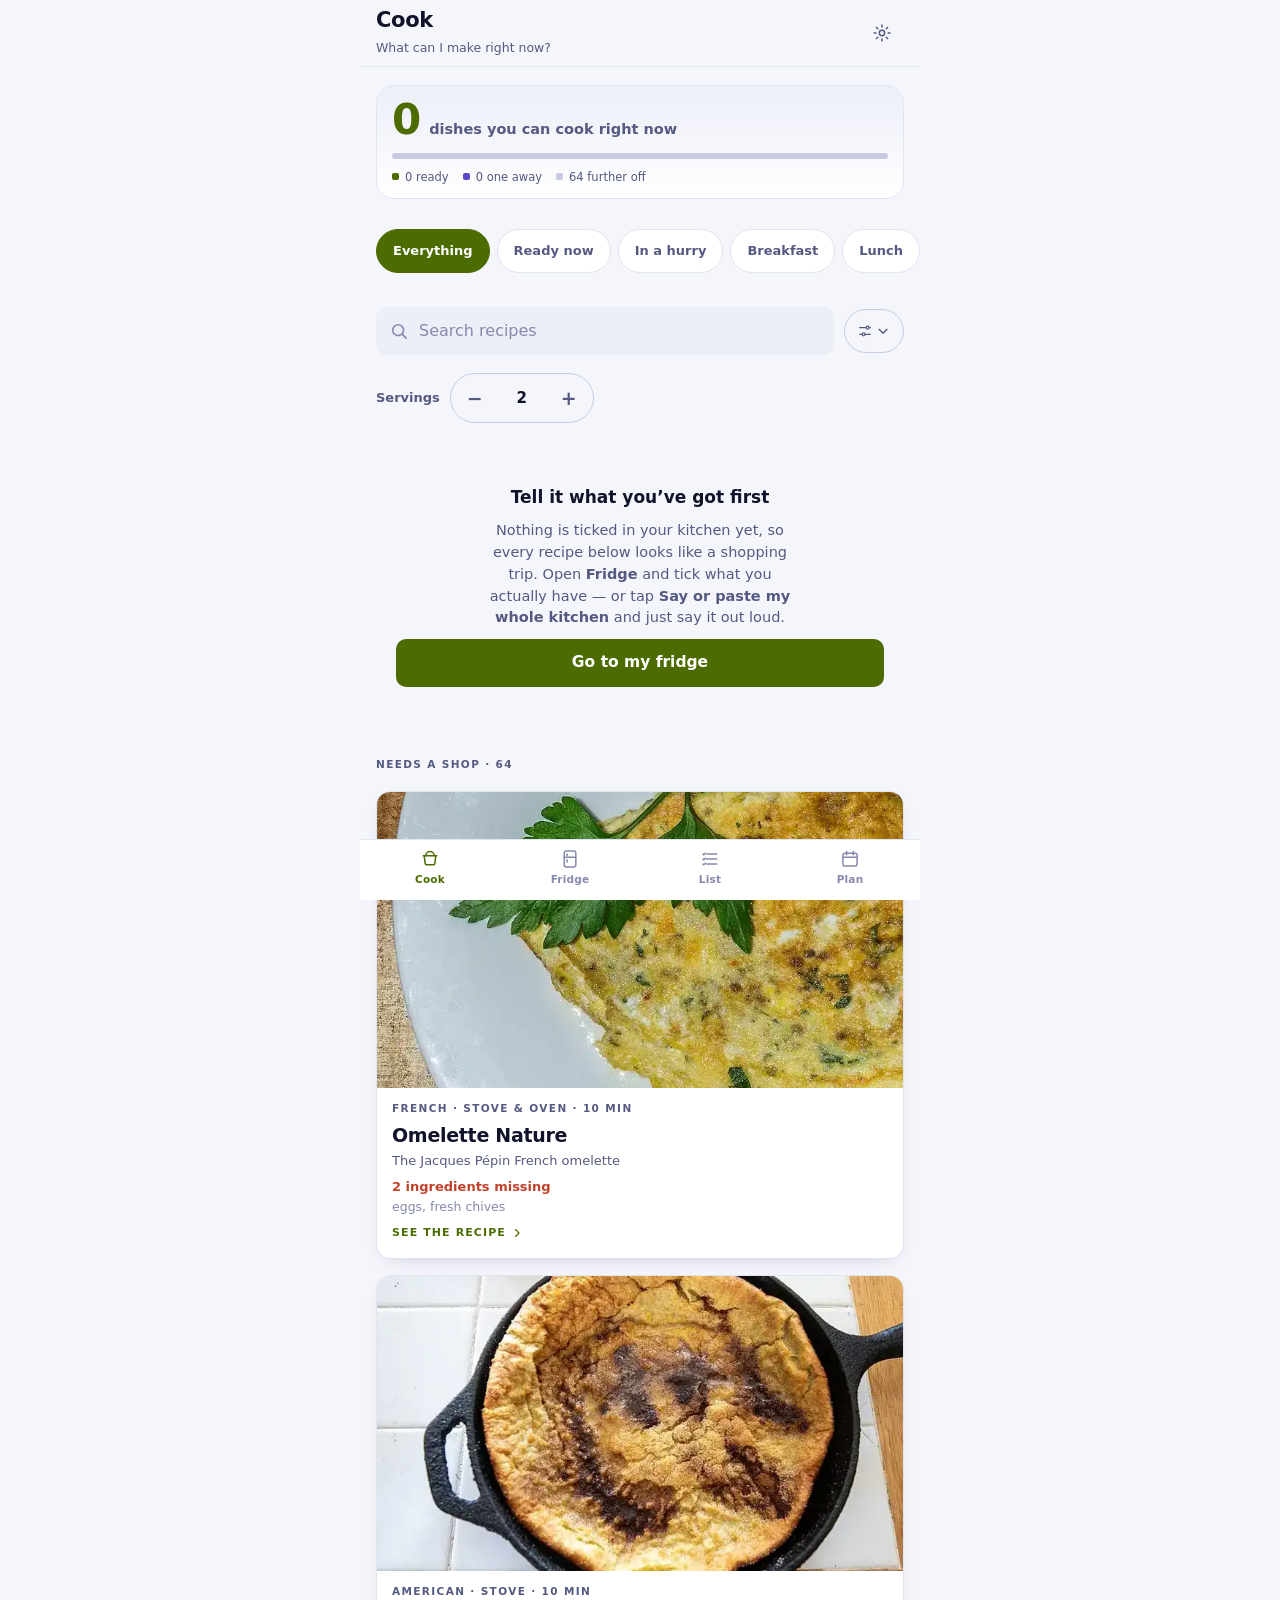
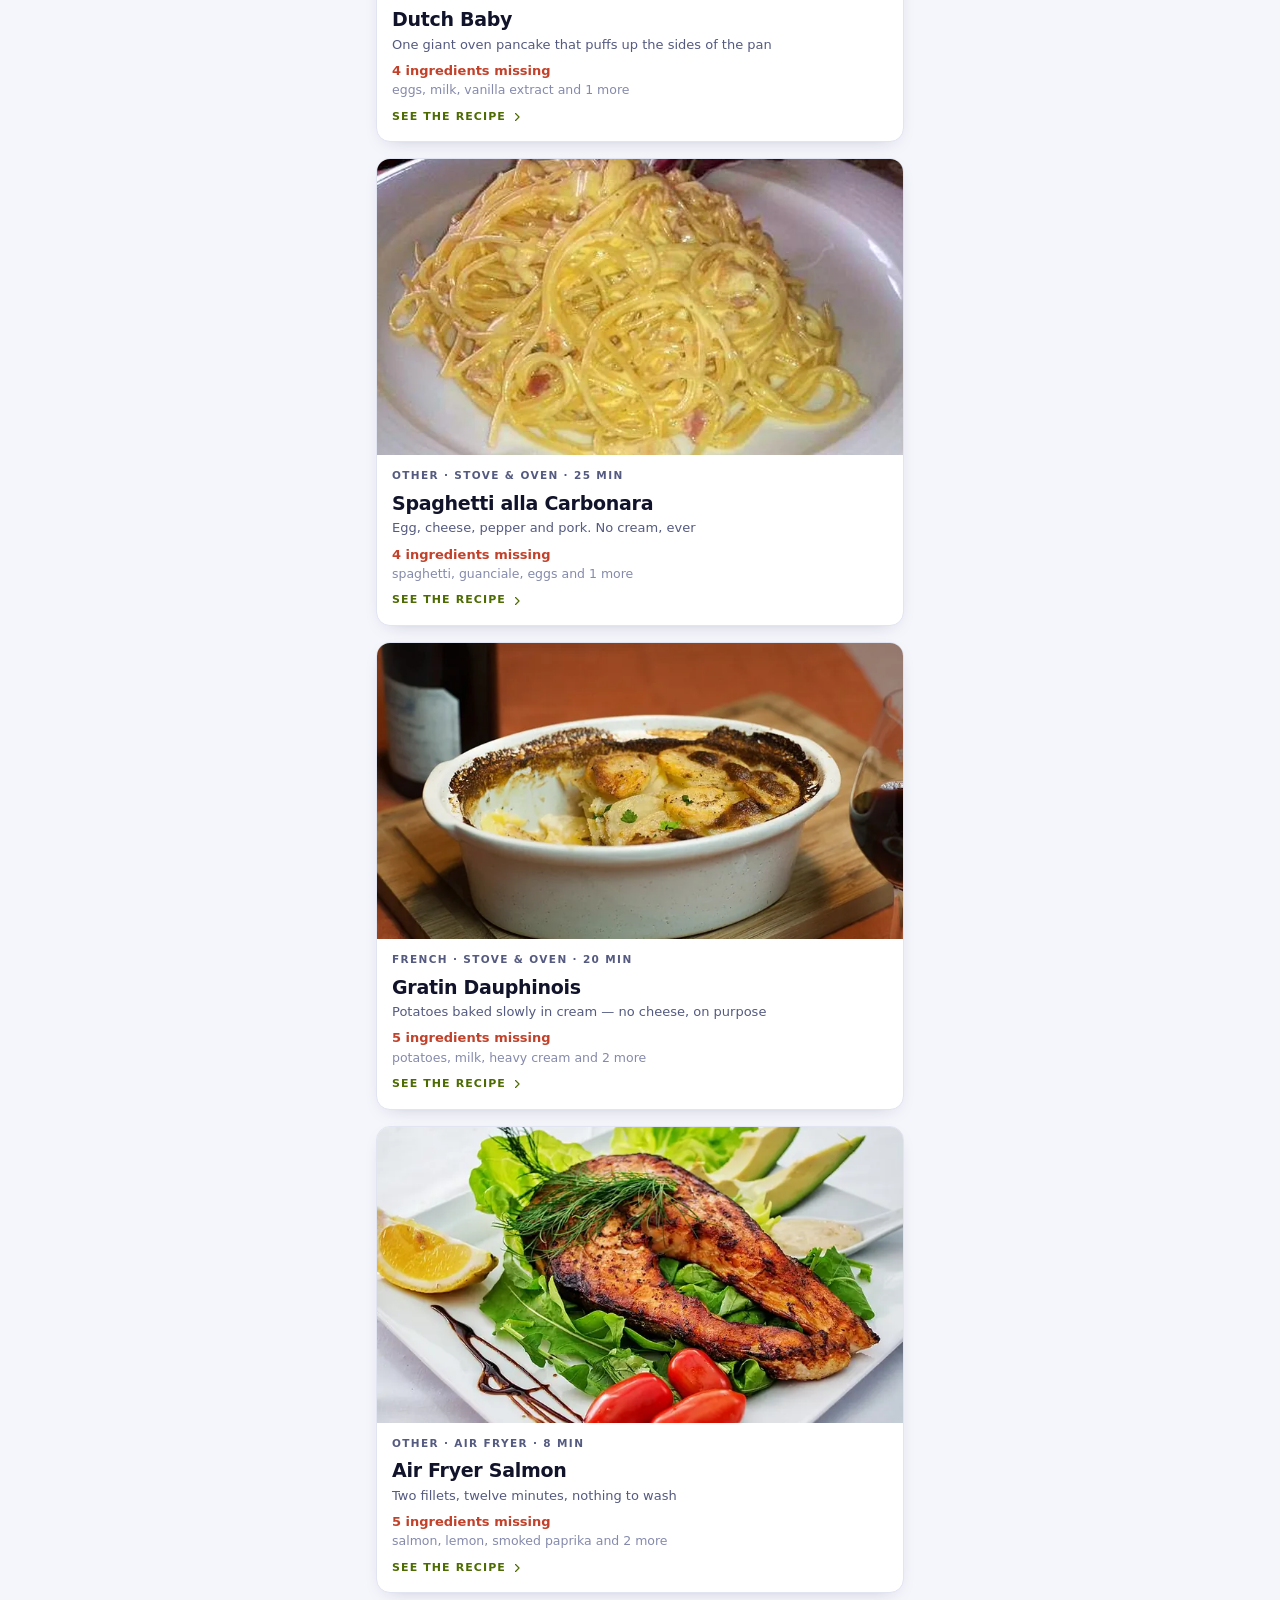
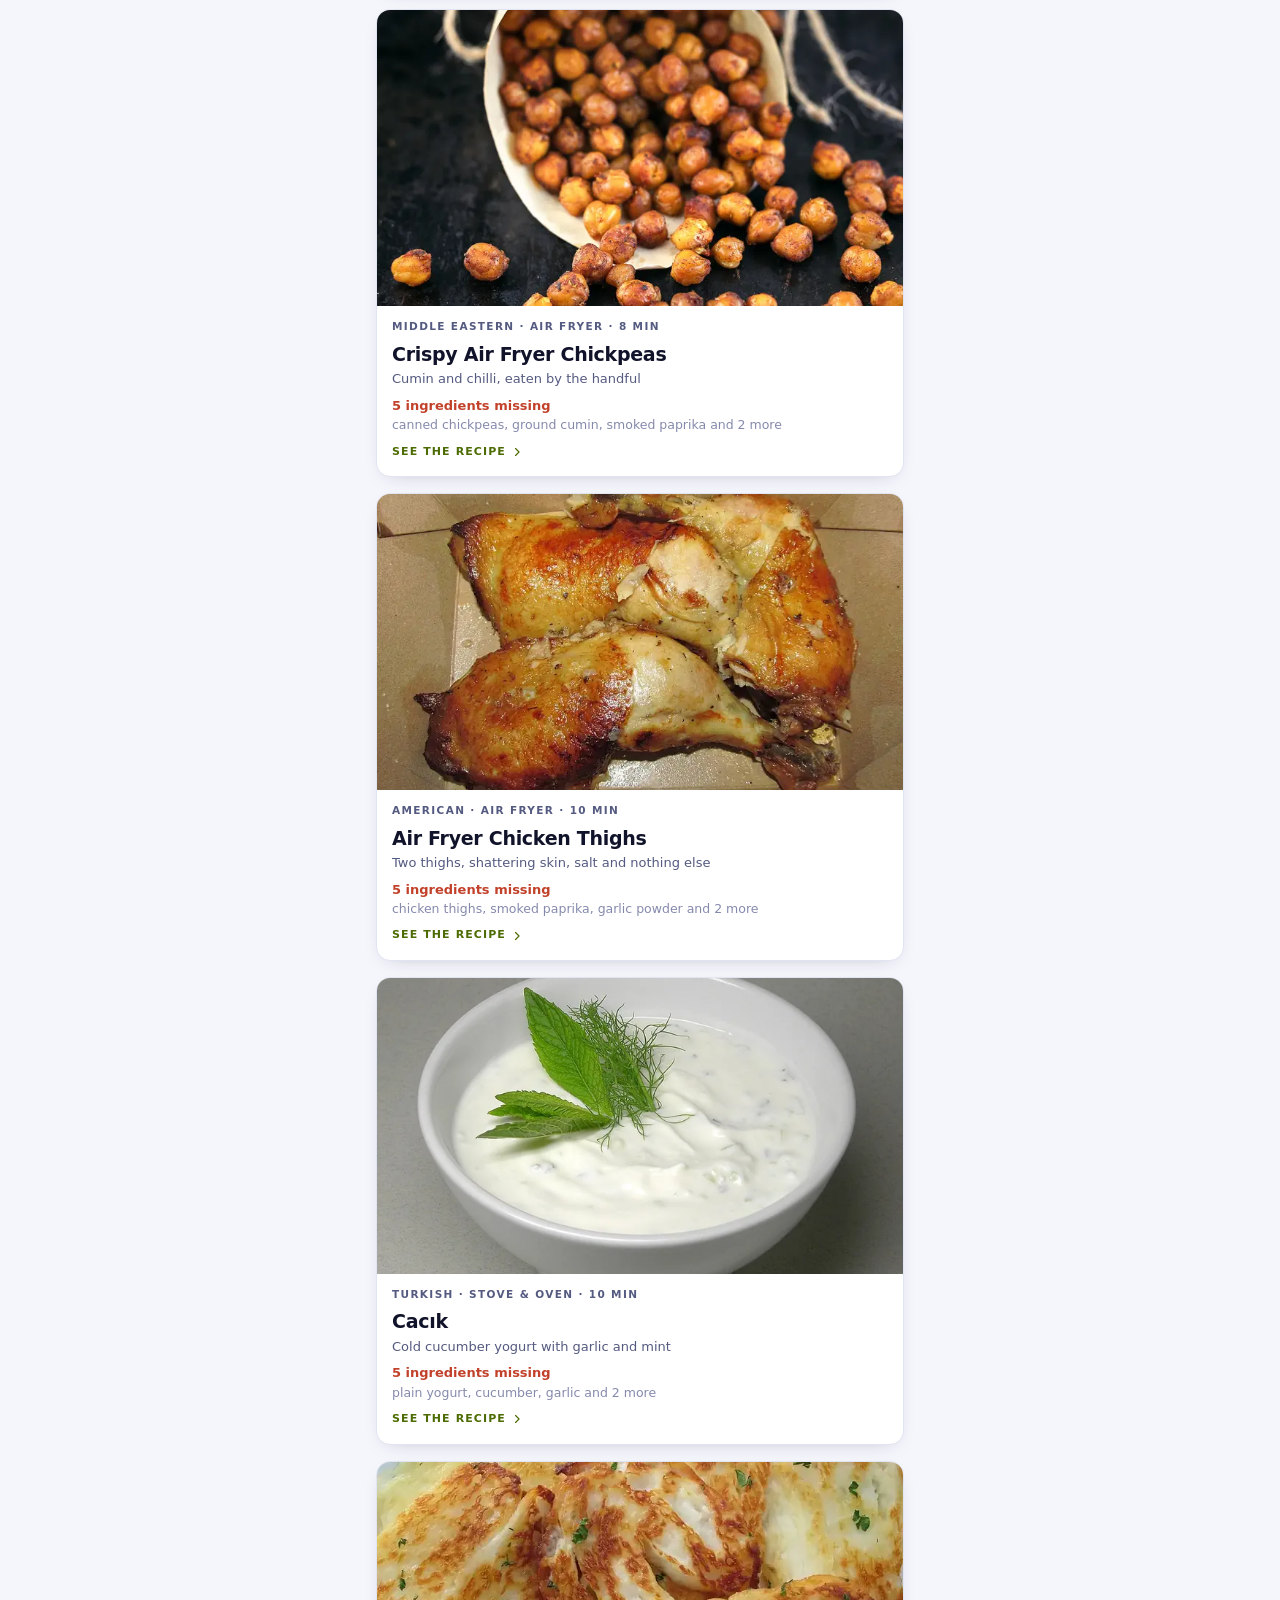
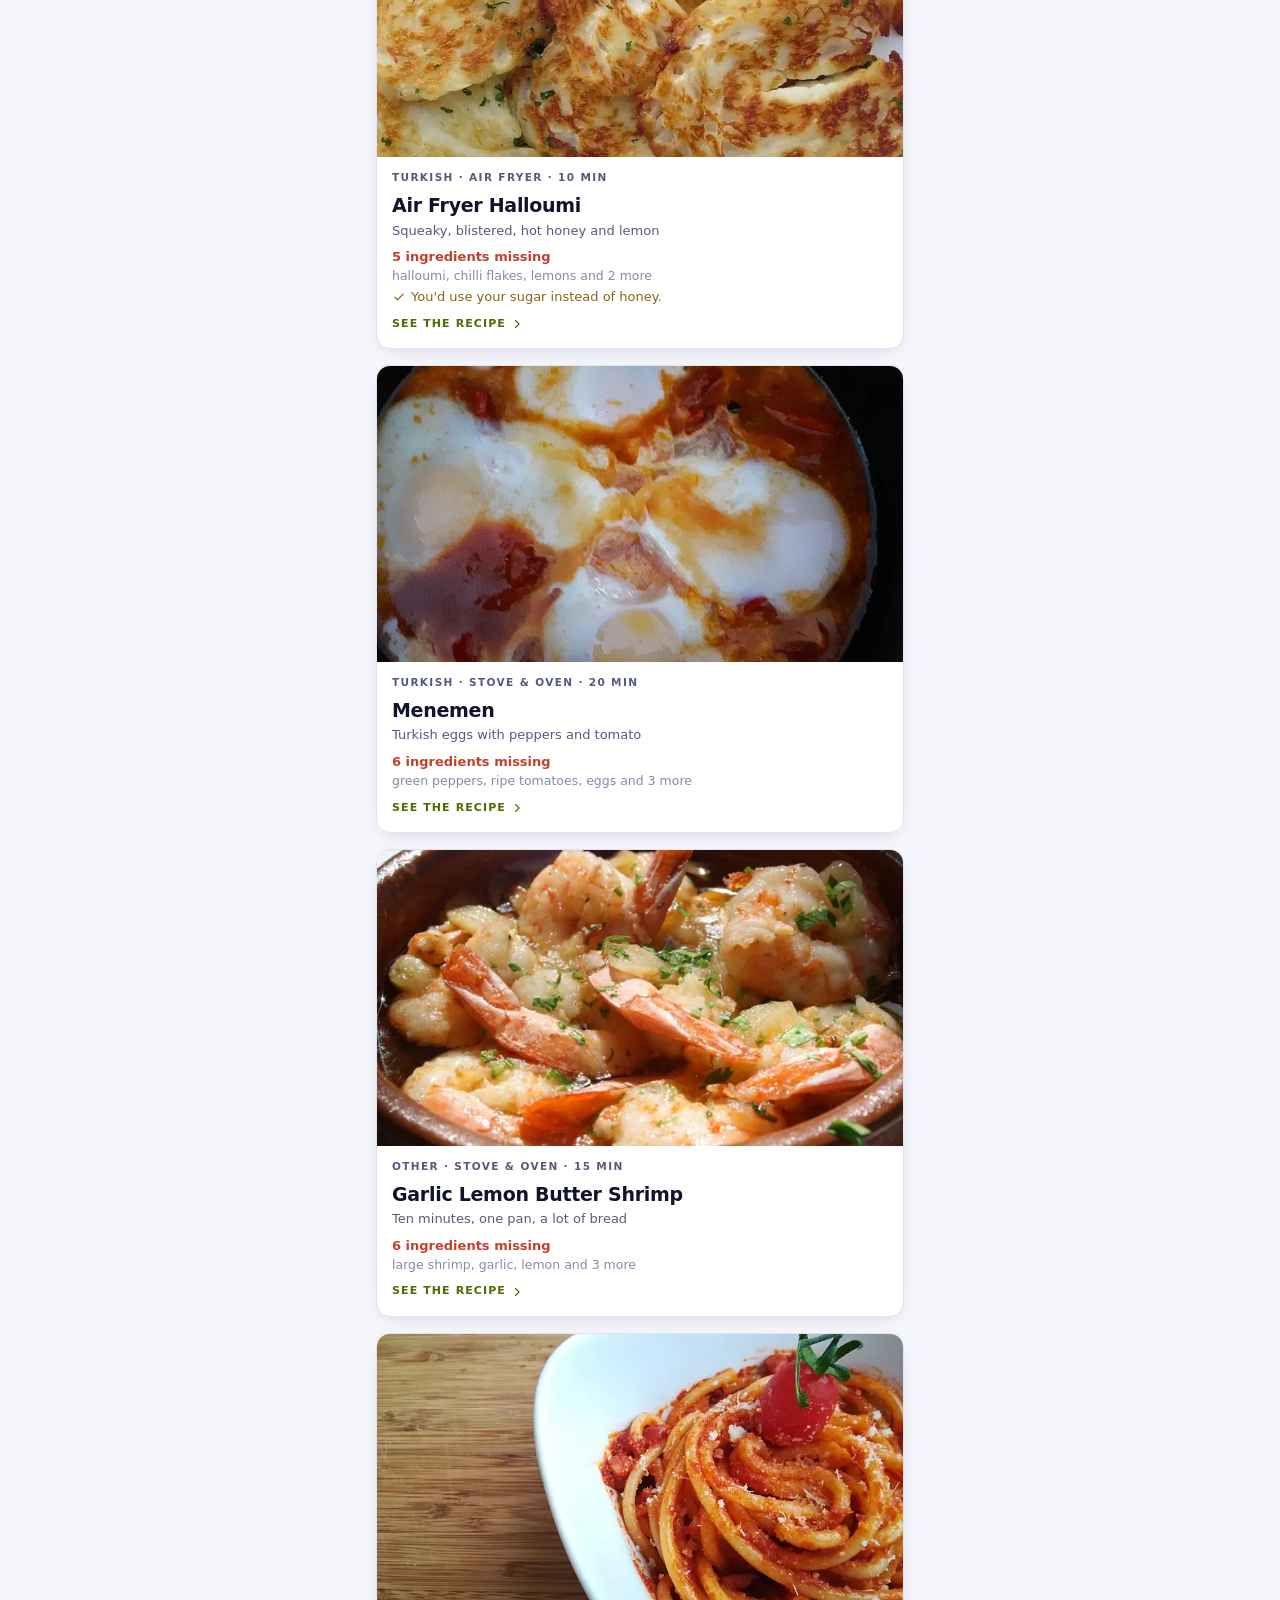
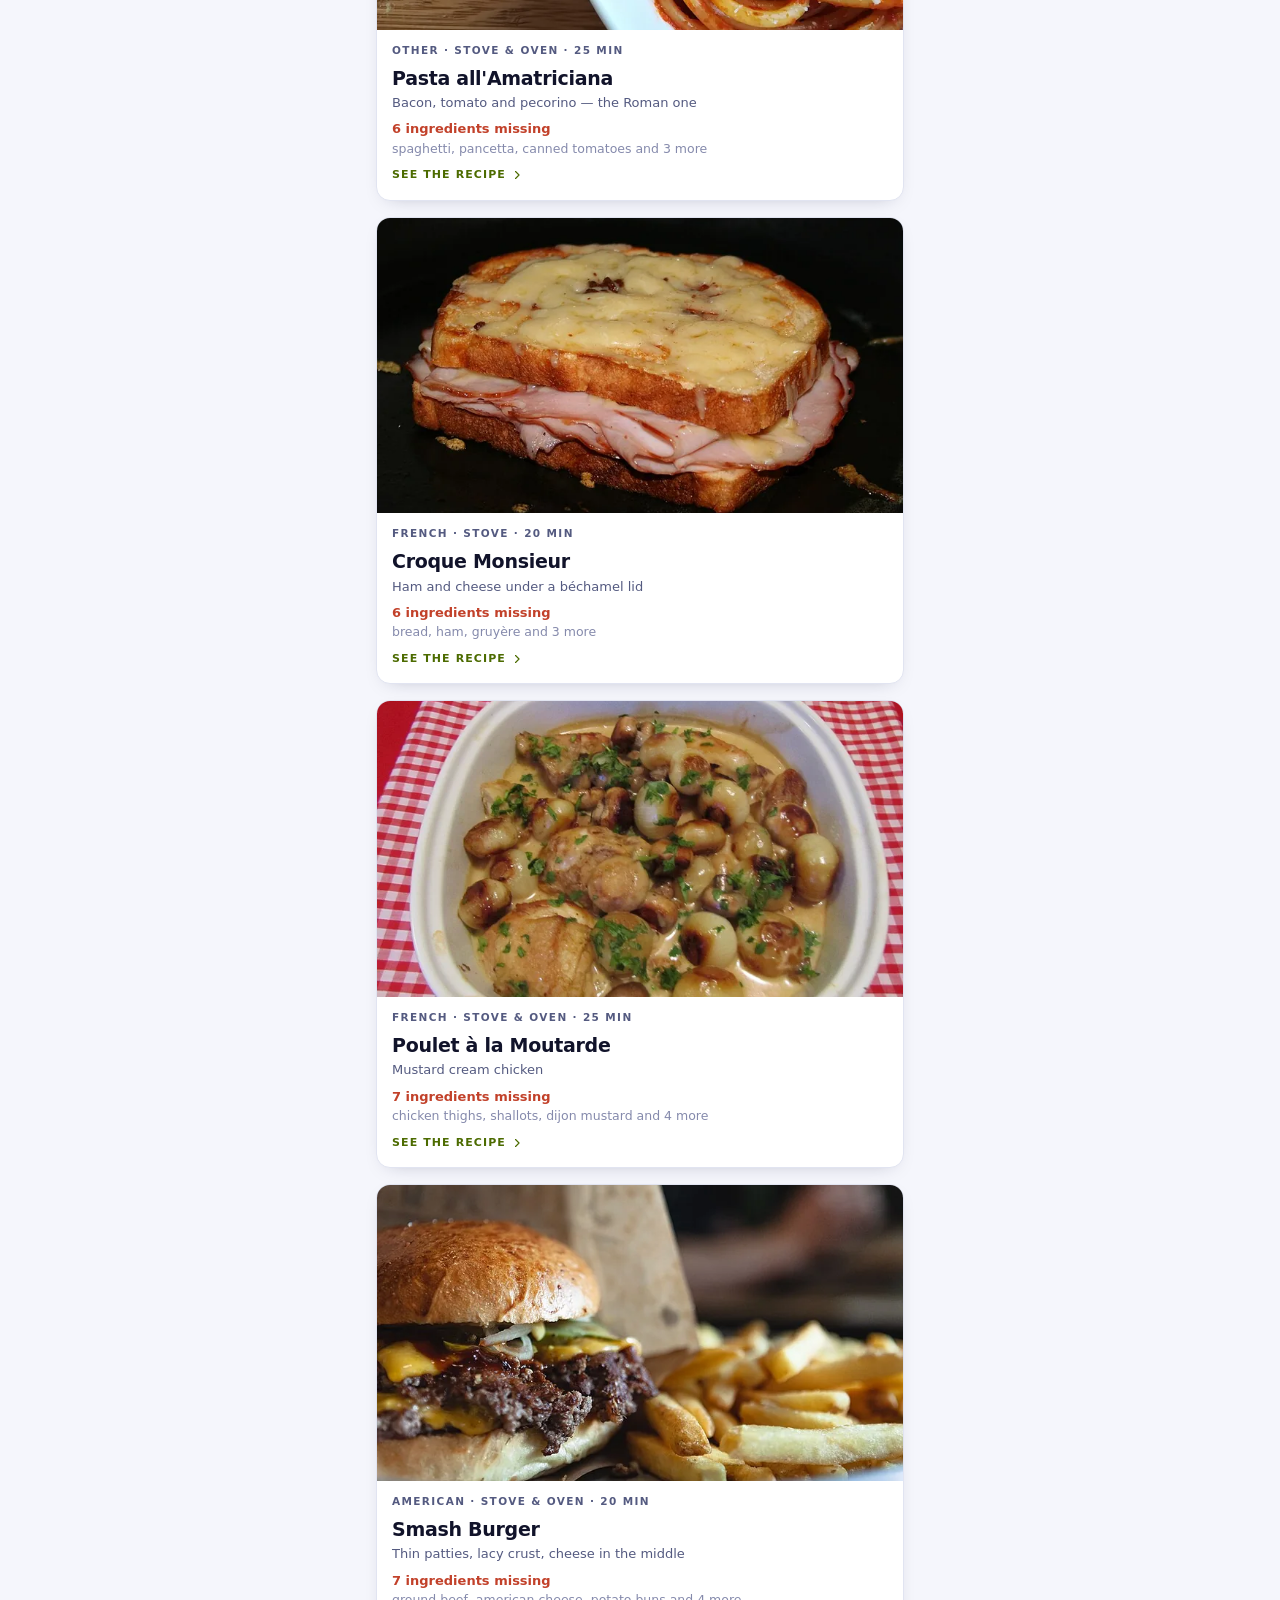
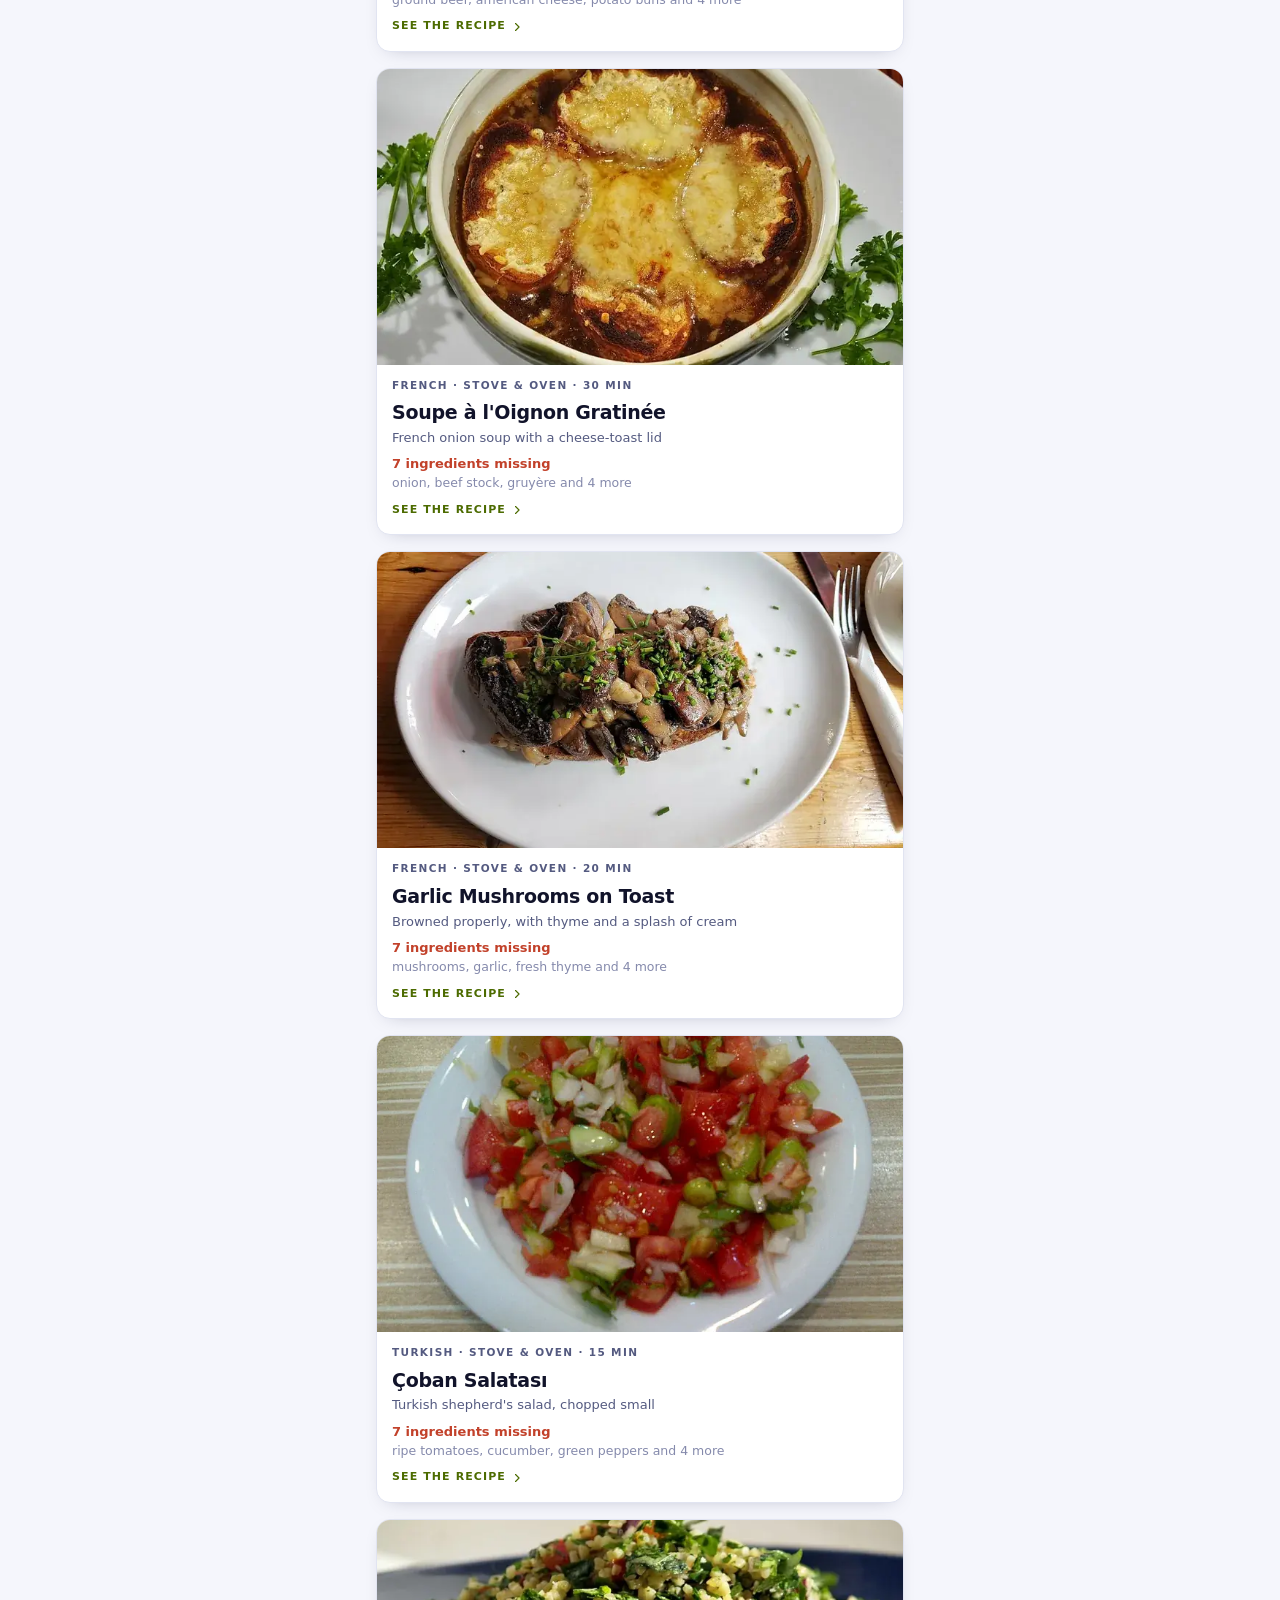
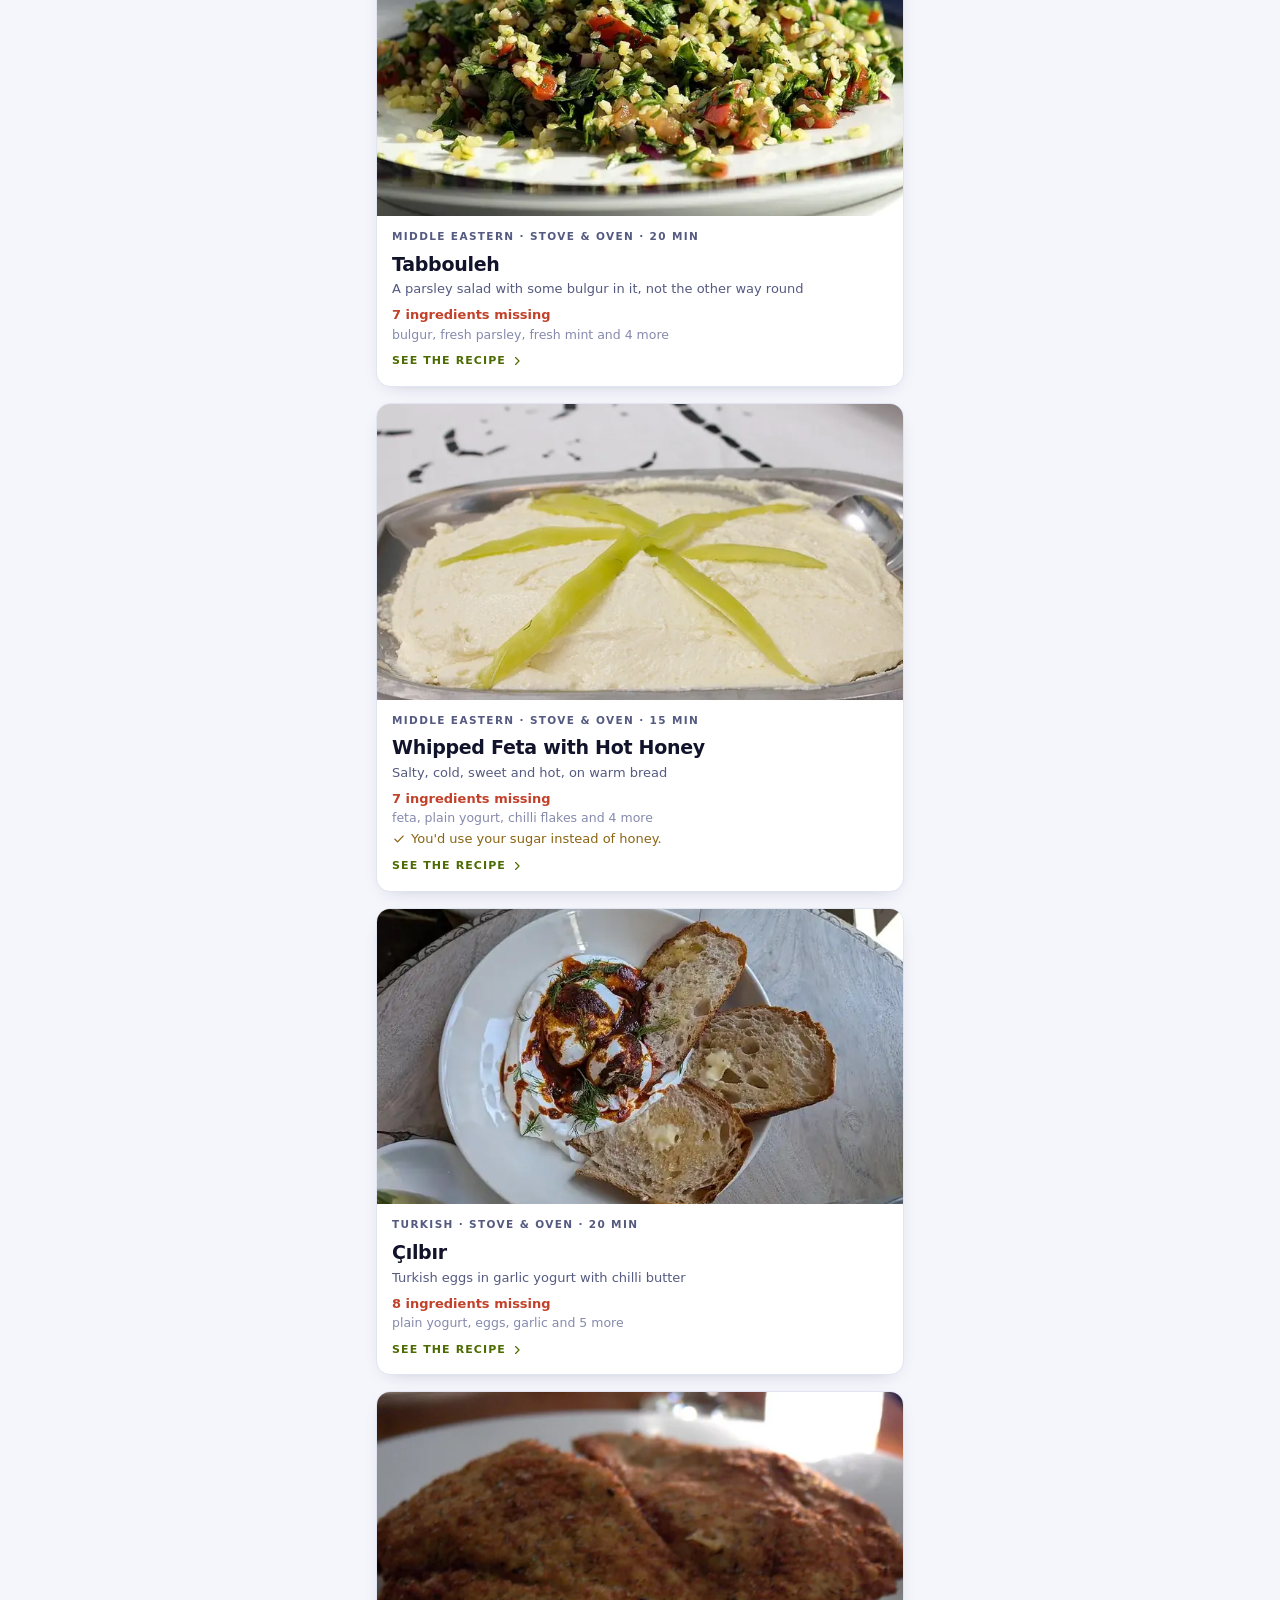
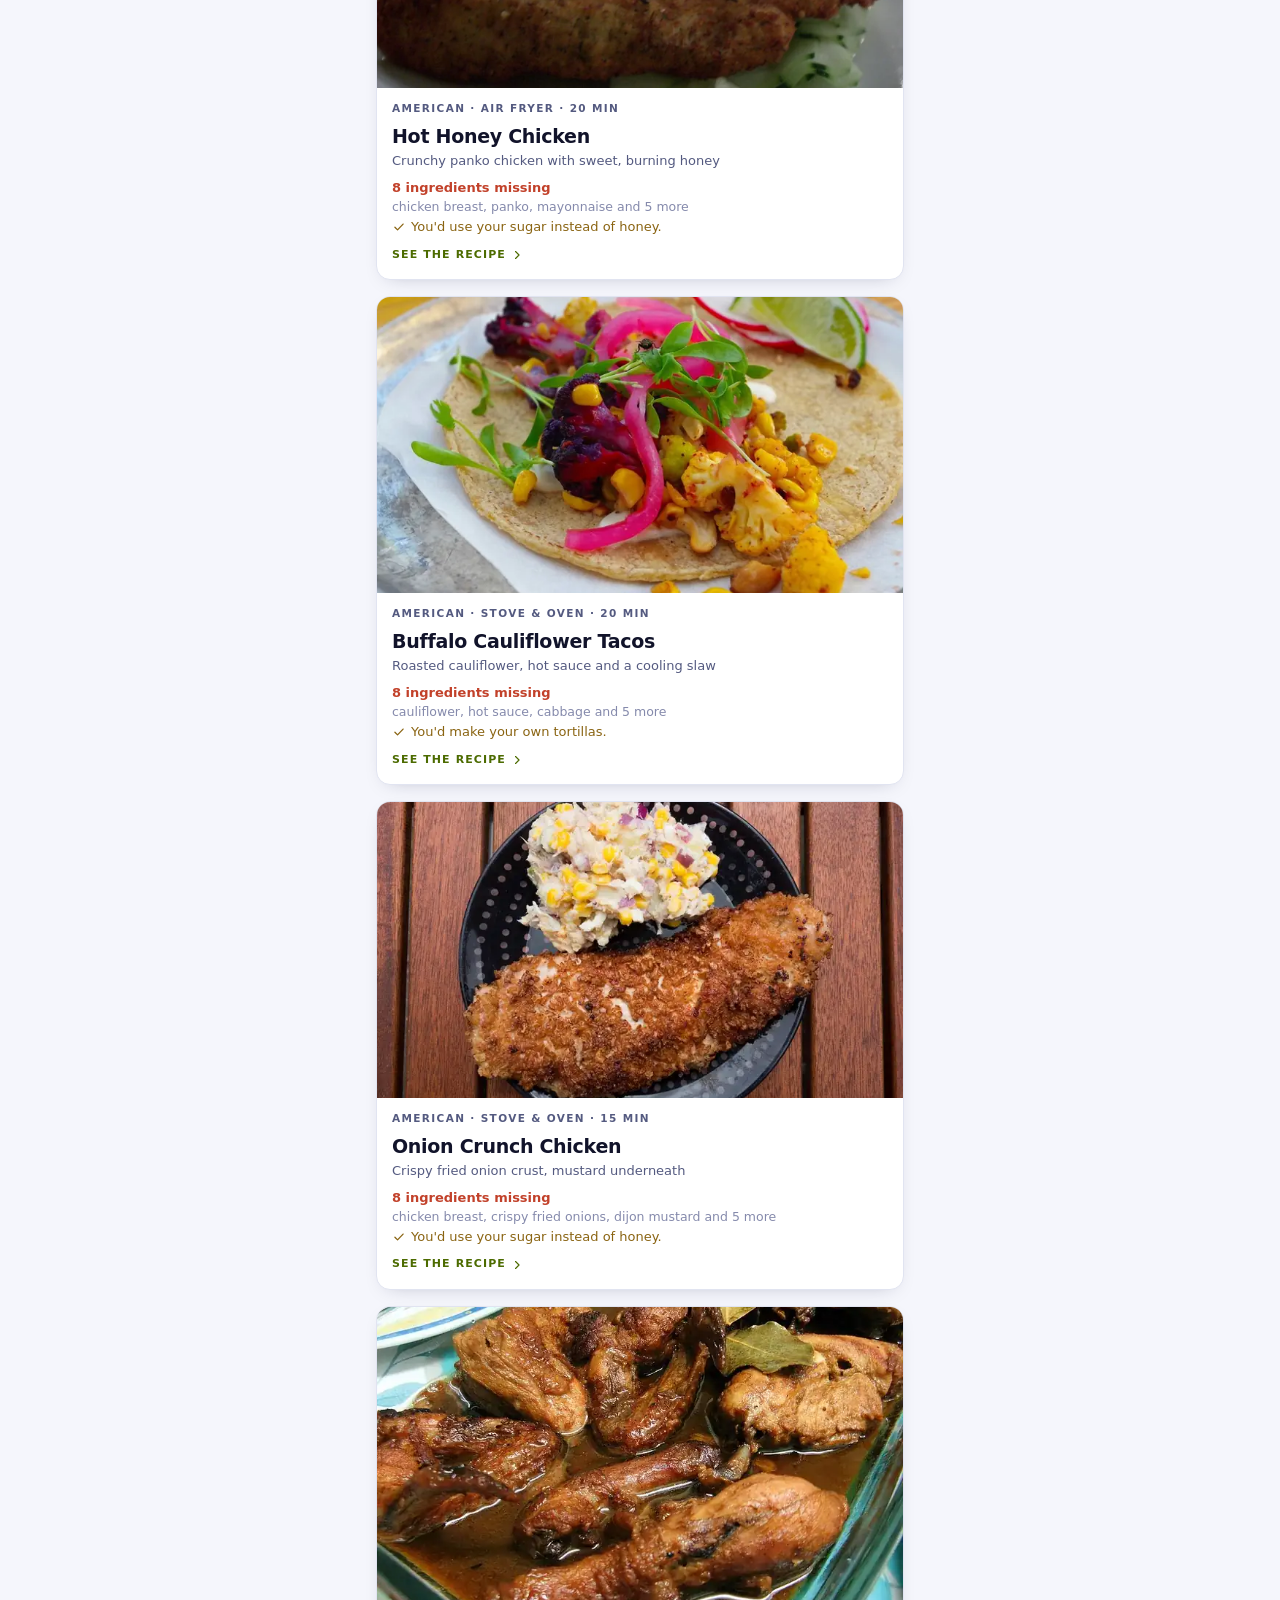
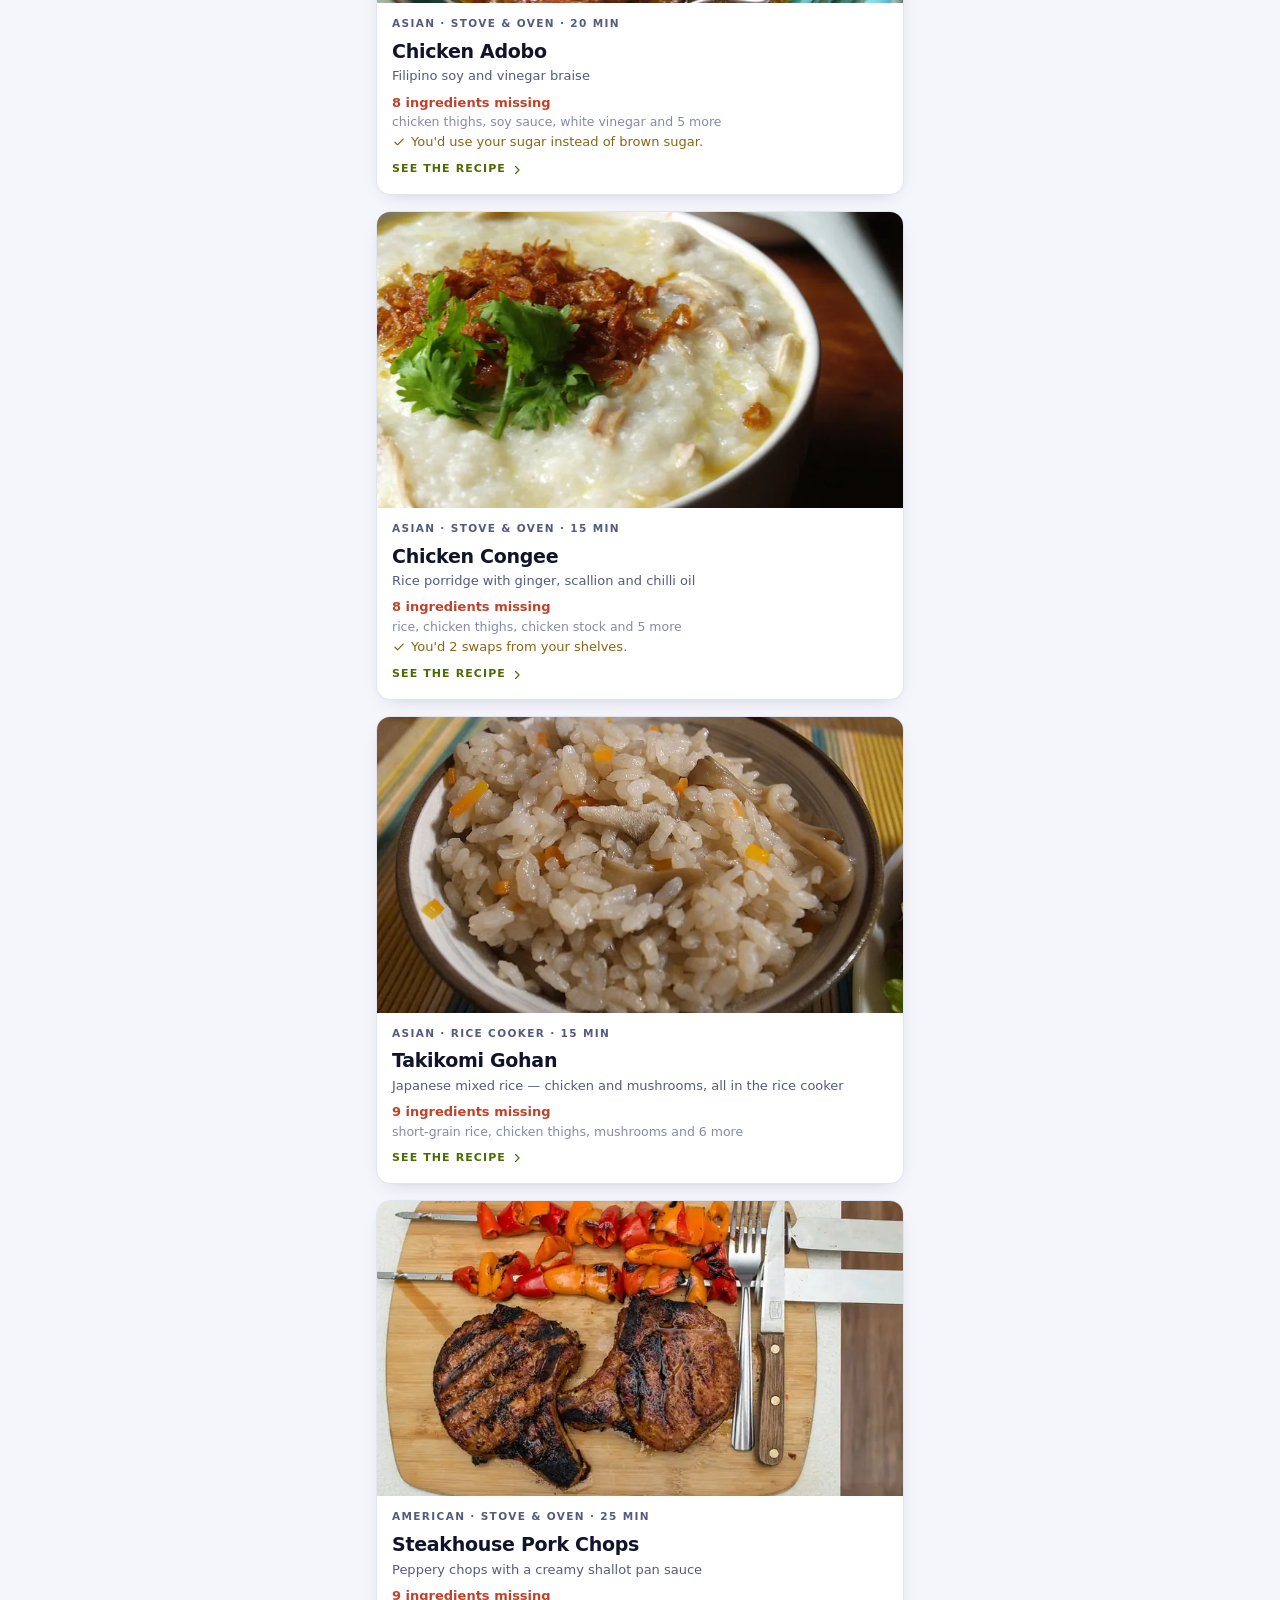
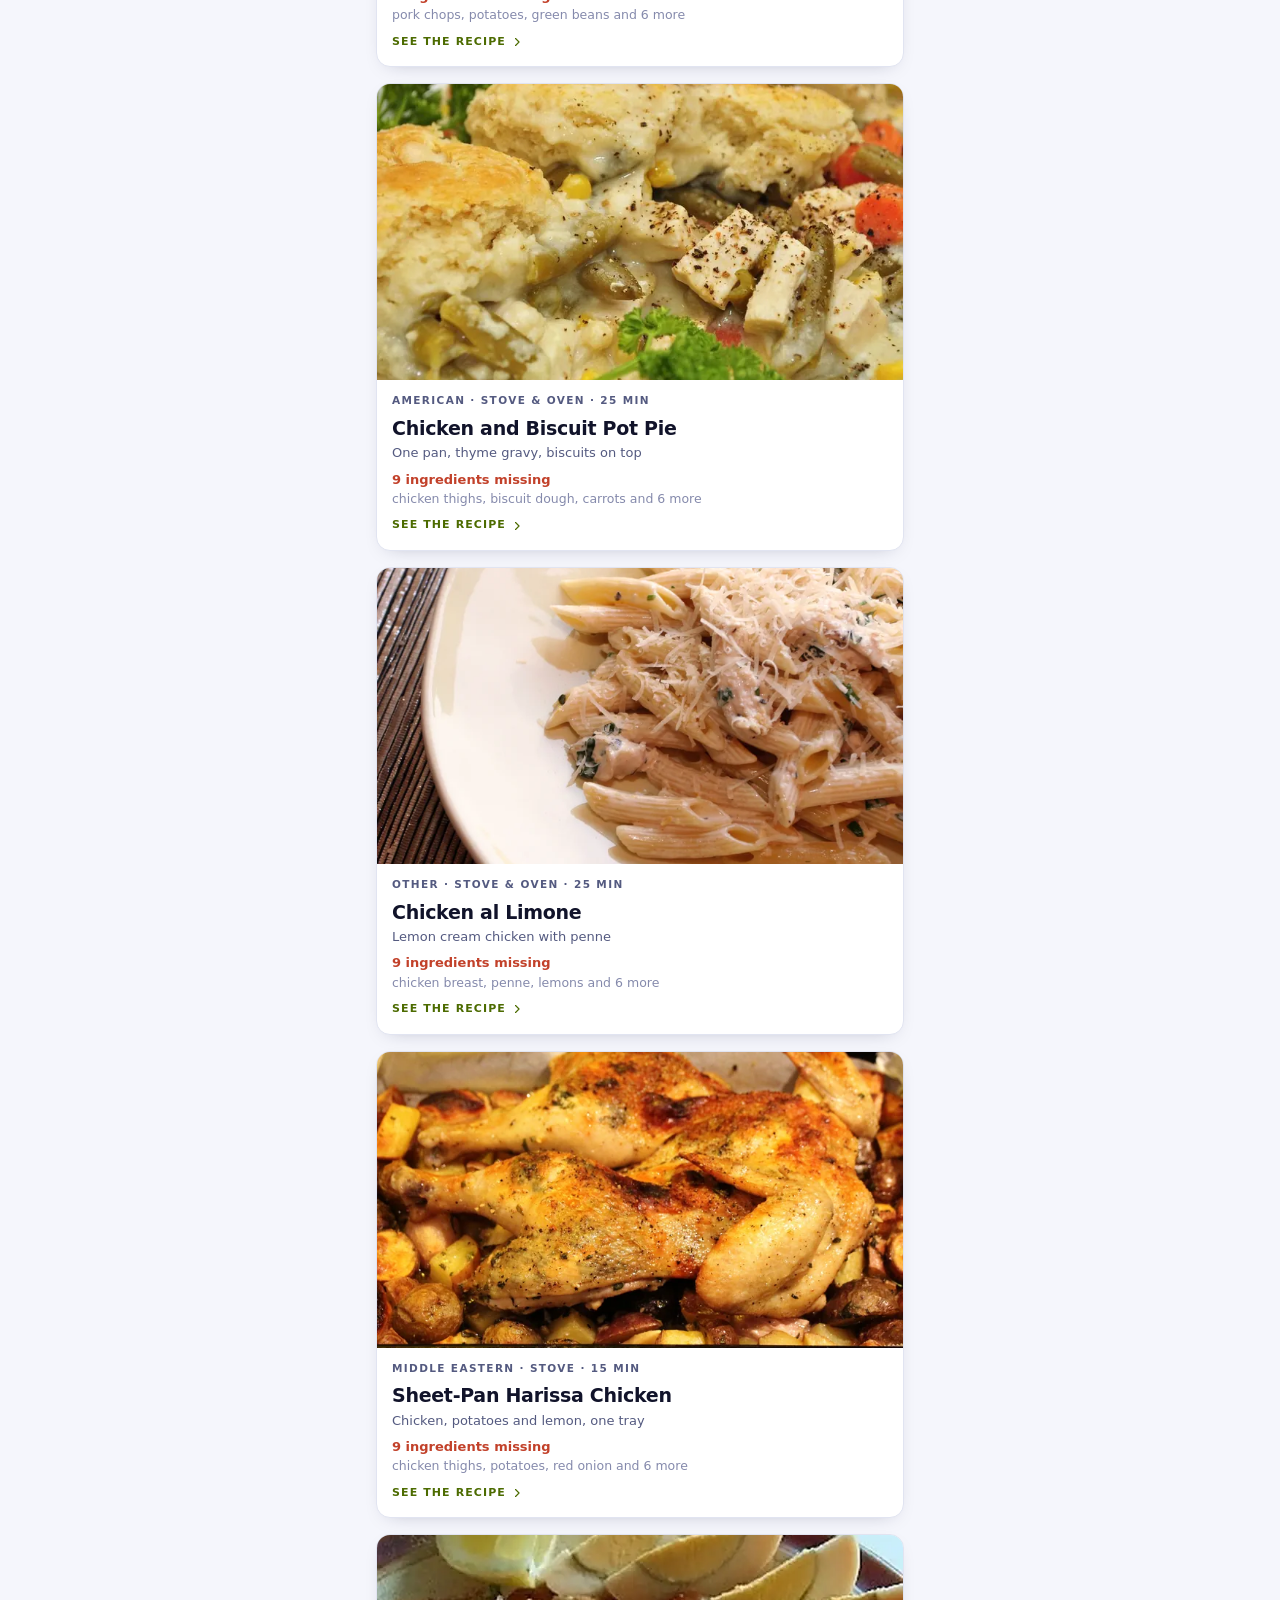
<file: index.html>
<!DOCTYPE html>
<html lang="en">
<head>
<meta charset="utf-8">
<meta name="viewport" content="width=device-width, initial-scale=1, viewport-fit=cover">
<meta name="theme-color" content="#111010">
<meta name="description" content="What can I cook right now? Frigo tracks your fridge, freezer, pantry and spices and finds you something good to make.">
<title>Frigo</title>
<link rel="manifest" href="manifest.json">
<link rel="icon" href="icons/icon-192.png">
<link rel="apple-touch-icon" href="icons/icon-192.png">
<link rel="stylesheet" href="styles.css">
</head>
<body>

<!-- ============ icon sprite ============ -->
<svg width="0" height="0" aria-hidden="true" focusable="false" style="position:absolute">
  <symbol id="i-cook" viewBox="0 0 24 24" fill="none" stroke="currentColor" stroke-width="1.8" stroke-linecap="round" stroke-linejoin="round">
    <path d="M7 8a5 5 0 0 1 10 0"/><path d="M4 8h16"/>
    <path d="M5 8l1.2 9.2A2 2 0 0 0 8.2 19h7.6a2 2 0 0 0 2-1.8L19 8"/>
  </symbol>
  <symbol id="i-fridge" viewBox="0 0 24 24" fill="none" stroke="currentColor" stroke-width="1.8" stroke-linecap="round" stroke-linejoin="round">
    <rect x="5" y="2.5" width="14" height="19" rx="2.5"/><path d="M5 10h14"/>
    <path d="M8.5 6v2"/><path d="M8.5 13v2.5"/>
  </symbol>
  <symbol id="i-list" viewBox="0 0 24 24" fill="none" stroke="currentColor" stroke-width="1.8" stroke-linecap="round" stroke-linejoin="round">
    <path d="M8 6h12"/><path d="M8 12h12"/><path d="M8 18h12"/>
    <path d="M3.5 6l1 1 2-2"/><path d="M3.5 12l1 1 2-2"/><path d="M3.5 18l1 1 2-2"/>
  </symbol>
  <symbol id="i-plan" viewBox="0 0 24 24" fill="none" stroke="currentColor" stroke-width="1.8" stroke-linecap="round" stroke-linejoin="round">
    <rect x="3.5" y="5" width="17" height="15.5" rx="2.5"/><path d="M3.5 10h17"/>
    <path d="M8 3v4"/><path d="M16 3v4"/>
  </symbol>
  <symbol id="i-gear" viewBox="0 0 24 24" fill="none" stroke="currentColor" stroke-width="1.8" stroke-linecap="round" stroke-linejoin="round">
    <circle cx="12" cy="12" r="3.2"/>
    <path d="M12 2.5v2.2M12 19.3v2.2M21.5 12h-2.2M4.7 12H2.5M18.7 5.3l-1.6 1.6M6.9 17.1l-1.6 1.6M18.7 18.7l-1.6-1.6M6.9 6.9L5.3 5.3"/>
  </symbol>
  <symbol id="i-back" viewBox="0 0 24 24" fill="none" stroke="currentColor" stroke-width="2" stroke-linecap="round" stroke-linejoin="round">
    <path d="M15 5l-7 7 7 7"/>
  </symbol>
  <symbol id="i-speak" viewBox="0 0 24 24" fill="none" stroke="currentColor" stroke-width="1.8" stroke-linecap="round" stroke-linejoin="round">
    <path d="M4 9.5h3.5L12 5.5v13L7.5 14.5H4z"/>
    <path d="M15.5 9a4 4 0 0 1 0 6"/><path d="M18 6.5a7.5 7.5 0 0 1 0 11"/>
  </symbol>
  <symbol id="i-search" viewBox="0 0 24 24" fill="none" stroke="currentColor" stroke-width="1.9" stroke-linecap="round">
    <circle cx="11" cy="11" r="6.5"/><path d="M16 16l4.5 4.5"/>
  </symbol>
  <symbol id="i-plus" viewBox="0 0 24 24" fill="none" stroke="currentColor" stroke-width="2" stroke-linecap="round">
    <path d="M12 5v14M5 12h14"/>
  </symbol>
  <symbol id="i-star" viewBox="0 0 24 24">
    <path d="M12 2.6l2.9 5.9 6.5.95-4.7 4.6 1.1 6.5L12 17.5l-5.8 3.05 1.1-6.5-4.7-4.6 6.5-.95z"/>
  </symbol>
  <symbol id="i-cart" viewBox="0 0 24 24" fill="none" stroke="currentColor" stroke-width="1.8" stroke-linecap="round" stroke-linejoin="round">
    <path d="M2.5 3.5h2.2l2.3 11h10l2.2-8H6"/>
    <circle cx="9.5" cy="19" r="1.4"/><circle cx="17" cy="19" r="1.4"/>
  </symbol>
  <symbol id="i-timer" viewBox="0 0 24 24" fill="none" stroke="currentColor" stroke-width="1.8" stroke-linecap="round" stroke-linejoin="round">
    <circle cx="12" cy="13.5" r="7.5"/><path d="M12 10v3.8l2.4 1.6"/><path d="M9.5 2.5h5"/>
  </symbol>
  <symbol id="i-sparkle" viewBox="0 0 24 24" fill="none" stroke="currentColor" stroke-width="1.7" stroke-linecap="round" stroke-linejoin="round">
    <path d="M12 3.5l1.7 4.8 4.8 1.7-4.8 1.7L12 16.5l-1.7-4.8L5.5 10l4.8-1.7z"/>
    <path d="M18.5 16l.7 2 2 .7-2 .7-.7 2-.7-2-2-.7 2-.7z"/>
  </symbol>
  <symbol id="i-x" viewBox="0 0 24 24" fill="none" stroke="currentColor" stroke-width="2" stroke-linecap="round">
    <path d="M6 6l12 12M18 6L6 18"/>
  </symbol>
  <symbol id="i-check" viewBox="0 0 24 24" fill="none" stroke="currentColor" stroke-width="2.2" stroke-linecap="round" stroke-linejoin="round">
    <path d="M5 12.5l4.5 4.5L19 7"/>
  </symbol>
  <symbol id="i-chev" viewBox="0 0 24 24" fill="none" stroke="currentColor" stroke-width="2" stroke-linecap="round" stroke-linejoin="round">
    <path d="M6 9.5l6 6 6-6"/>
  </symbol>
  <symbol id="i-sliders" viewBox="0 0 24 24" fill="none" stroke="currentColor" stroke-width="1.8" stroke-linecap="round">
    <path d="M4 7h10M18 7h2M4 17h4M12 17h8"/>
    <circle cx="16" cy="7" r="2.2"/><circle cx="10" cy="17" r="2.2"/>
  </symbol>
  <symbol id="i-pencil" viewBox="0 0 24 24" fill="none" stroke="currentColor"
          stroke-width="1.7" stroke-linecap="round" stroke-linejoin="round">
    <path d="M4 20h4l10-10a2.4 2.4 0 0 0-3.4-3.4L4.6 16.6z"/><path d="M13.5 7.5 16.5 10.5"/>
  </symbol>
  <symbol id="i-scan" viewBox="0 0 24 24" fill="none" stroke="currentColor"
          stroke-width="1.8" stroke-linecap="round" stroke-linejoin="round">
    <path d="M4 8V5.5A1.5 1.5 0 0 1 5.5 4H8M16 4h2.5A1.5 1.5 0 0 1 20 5.5V8"/>
    <path d="M20 16v2.5a1.5 1.5 0 0 1-1.5 1.5H16M8 20H5.5A1.5 1.5 0 0 1 4 18.5V16"/>
    <path d="M4 12h16"/>
  </symbol>
  <symbol id="i-camera" viewBox="0 0 24 24" fill="none" stroke="currentColor"
          stroke-width="1.8" stroke-linecap="round" stroke-linejoin="round">
    <path d="M3 8.5A1.5 1.5 0 0 1 4.5 7h2.2l1.2-2h8.2l1.2 2h2.2A1.5 1.5 0 0 1 21 8.5v9A1.5 1.5 0 0 1 19.5 19h-15A1.5 1.5 0 0 1 3 17.5z"/>
    <circle cx="12" cy="13" r="3.4"/>
  </symbol>
</svg>

<!-- ============ app ============ -->
<div id="app">
  <header id="topbar"></header>
  <main id="screen" tabindex="-1"></main>
  <nav id="tabbar" aria-label="Main"></nav>
</div>

<div id="sheet" class="sheet" hidden></div>
<div id="toast" class="toast" role="status" aria-live="polite" hidden></div>

<script src="ingredients.js"></script>
<script src="foodwords.js"></script>
<script src="recipes.js"></script>
<script src="kicks.js"></script>
<script src="ai.js"></script>
<script src="app.js"></script>
<script>
if ('serviceWorker' in navigator) {
  window.addEventListener('load', () => navigator.serviceWorker.register('sw.js').catch(()=>{}));
}
</script>
</body>
</html>
</file>
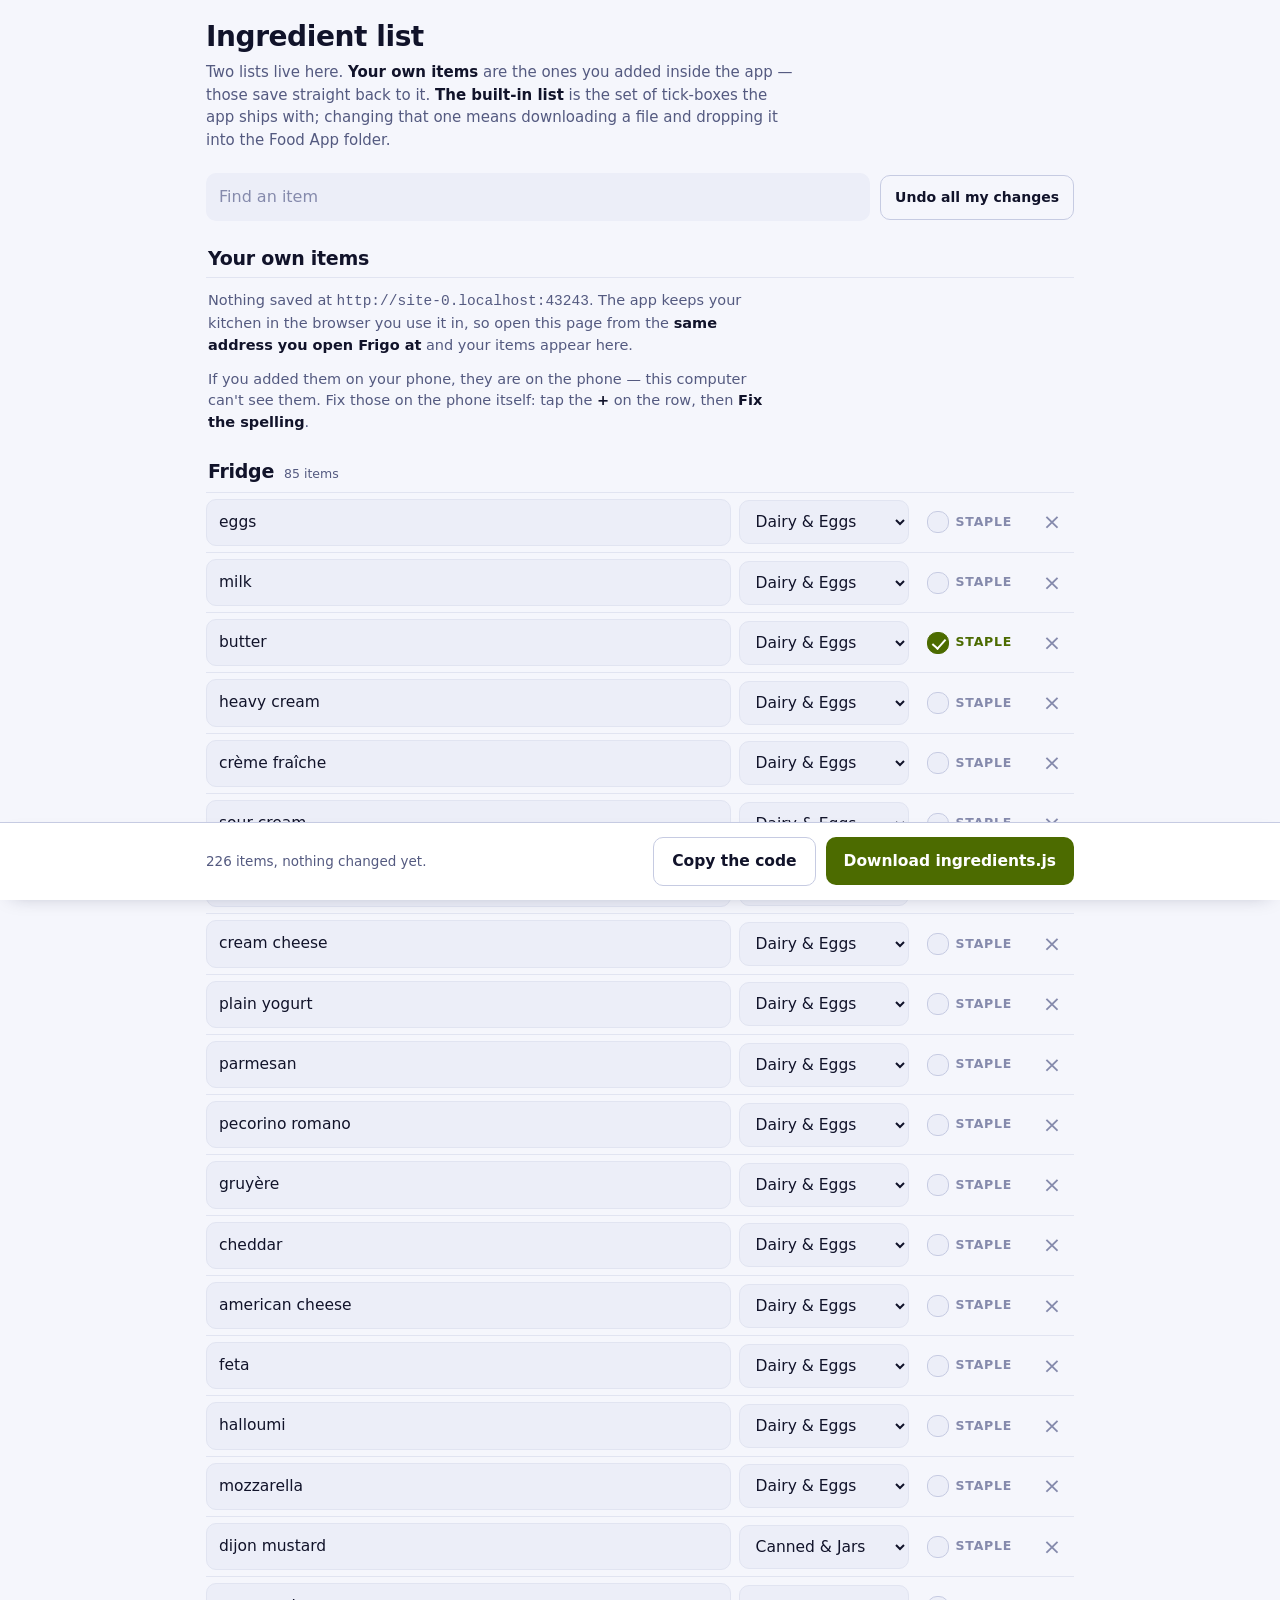
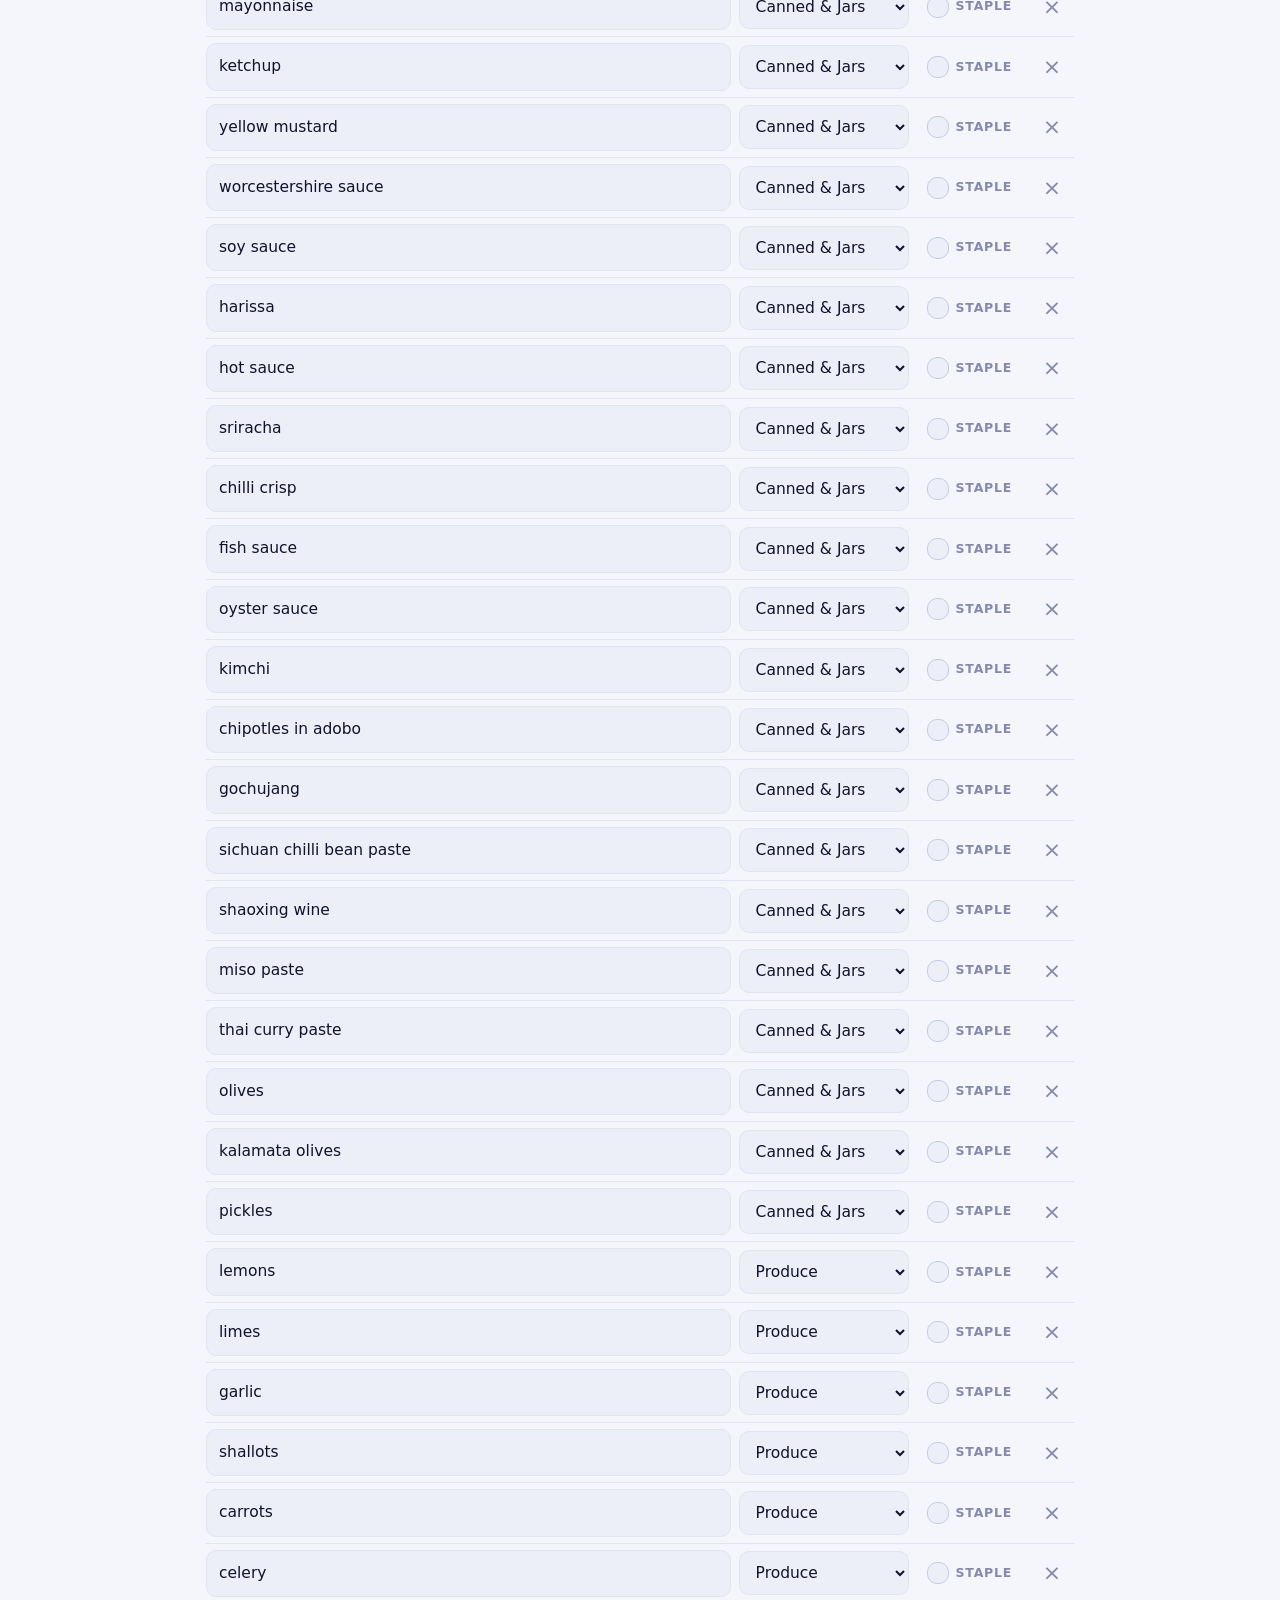
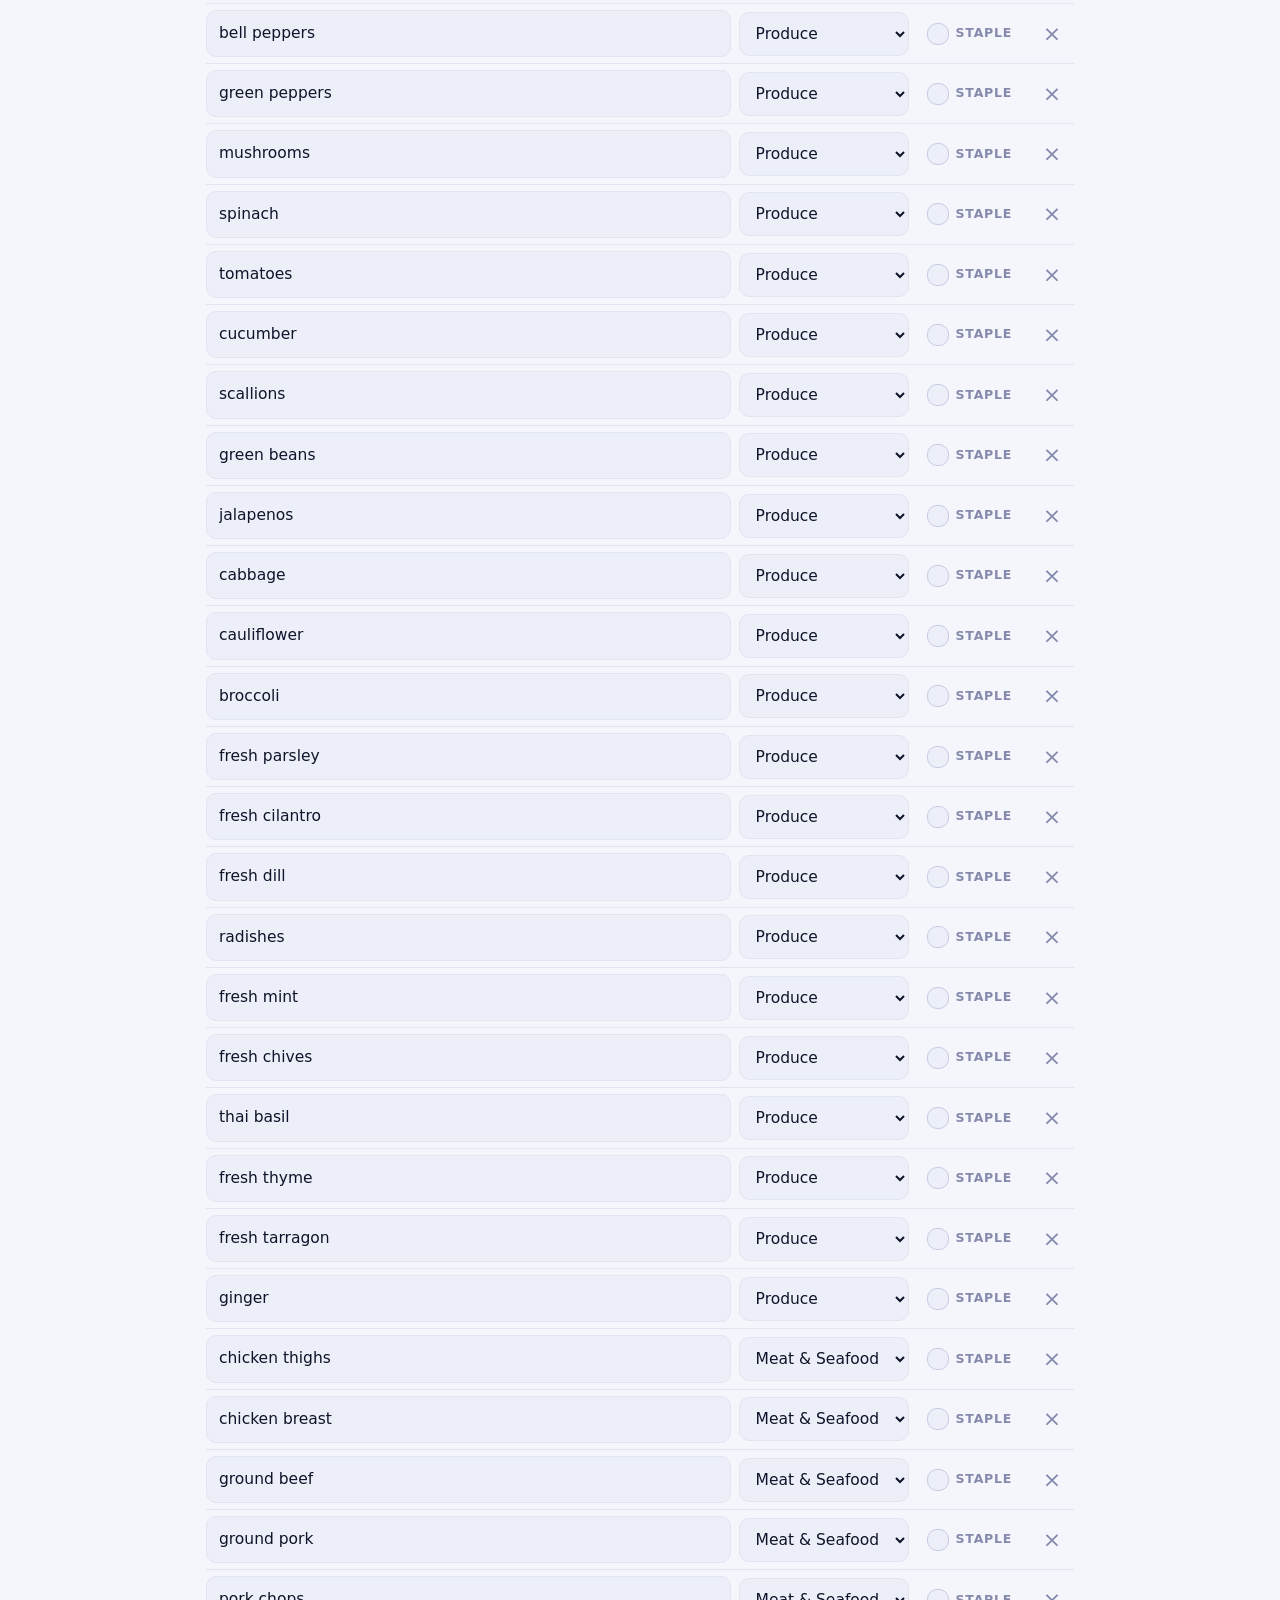
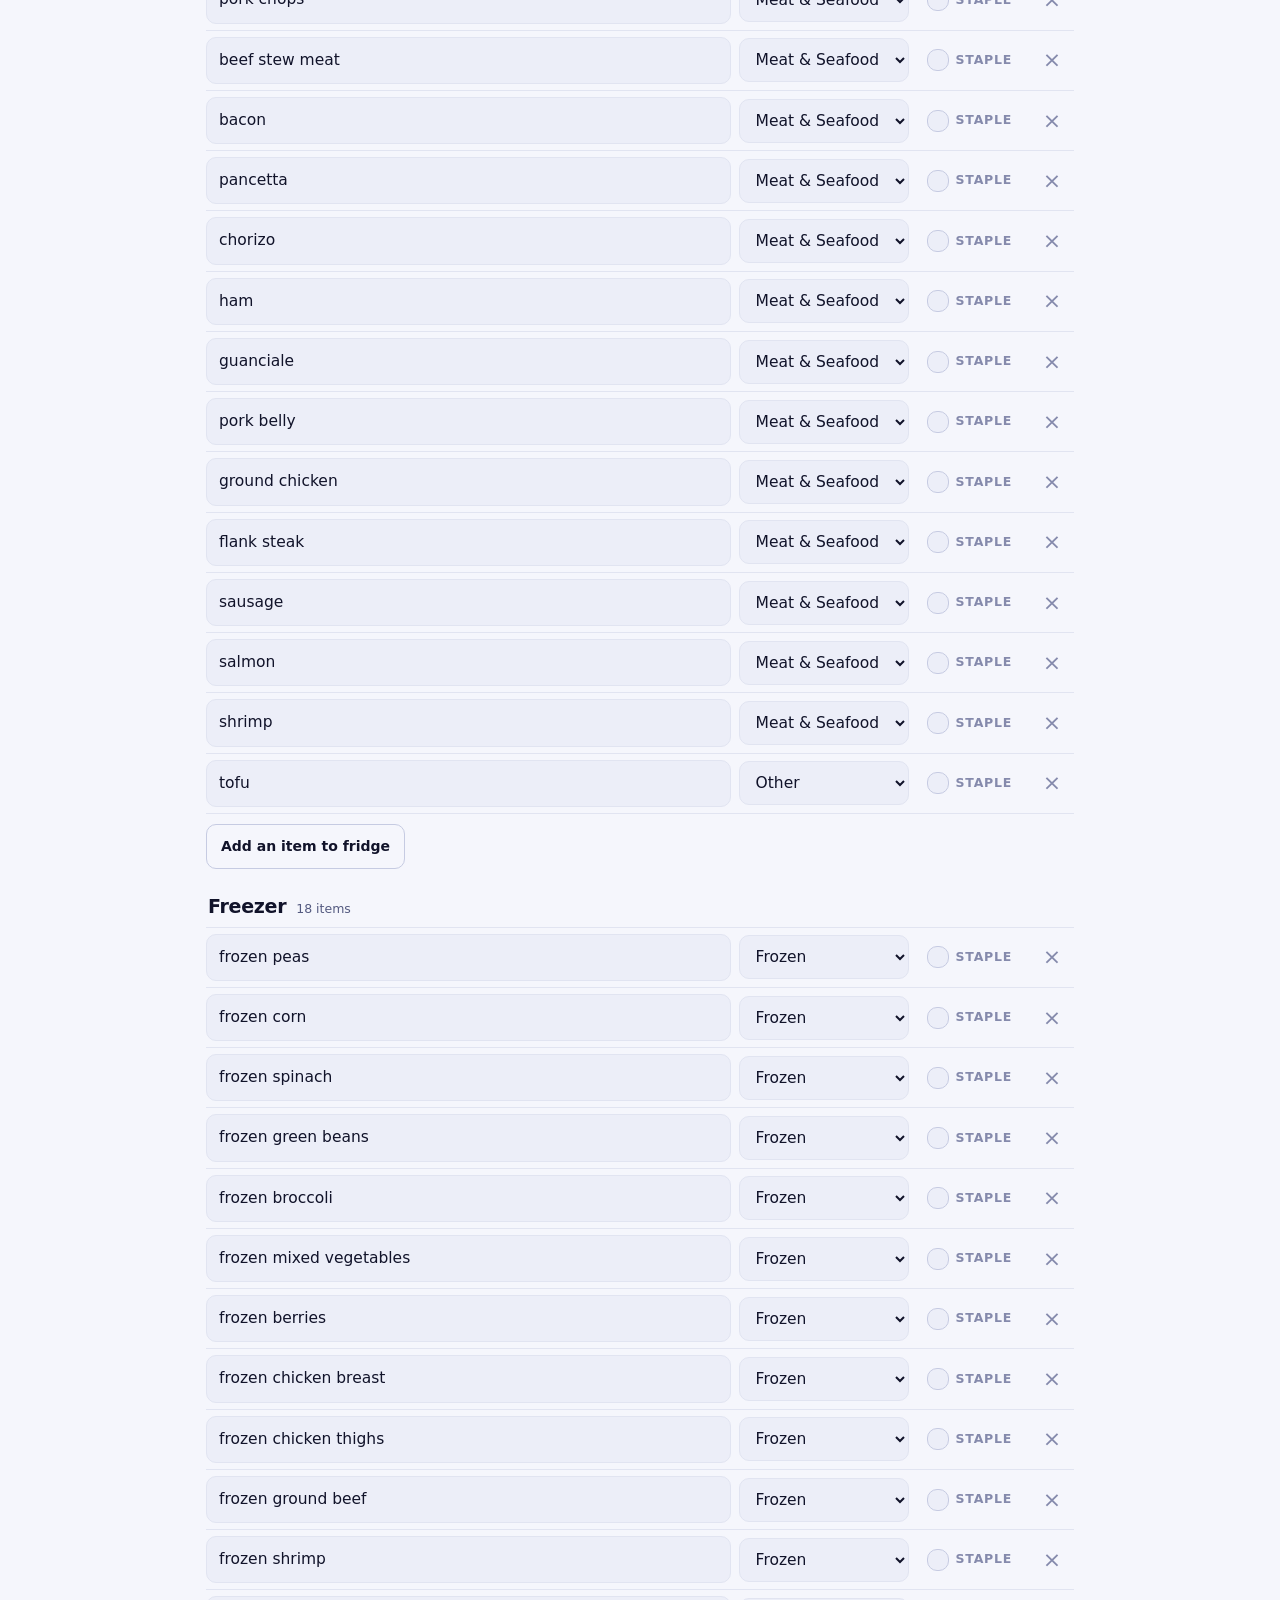
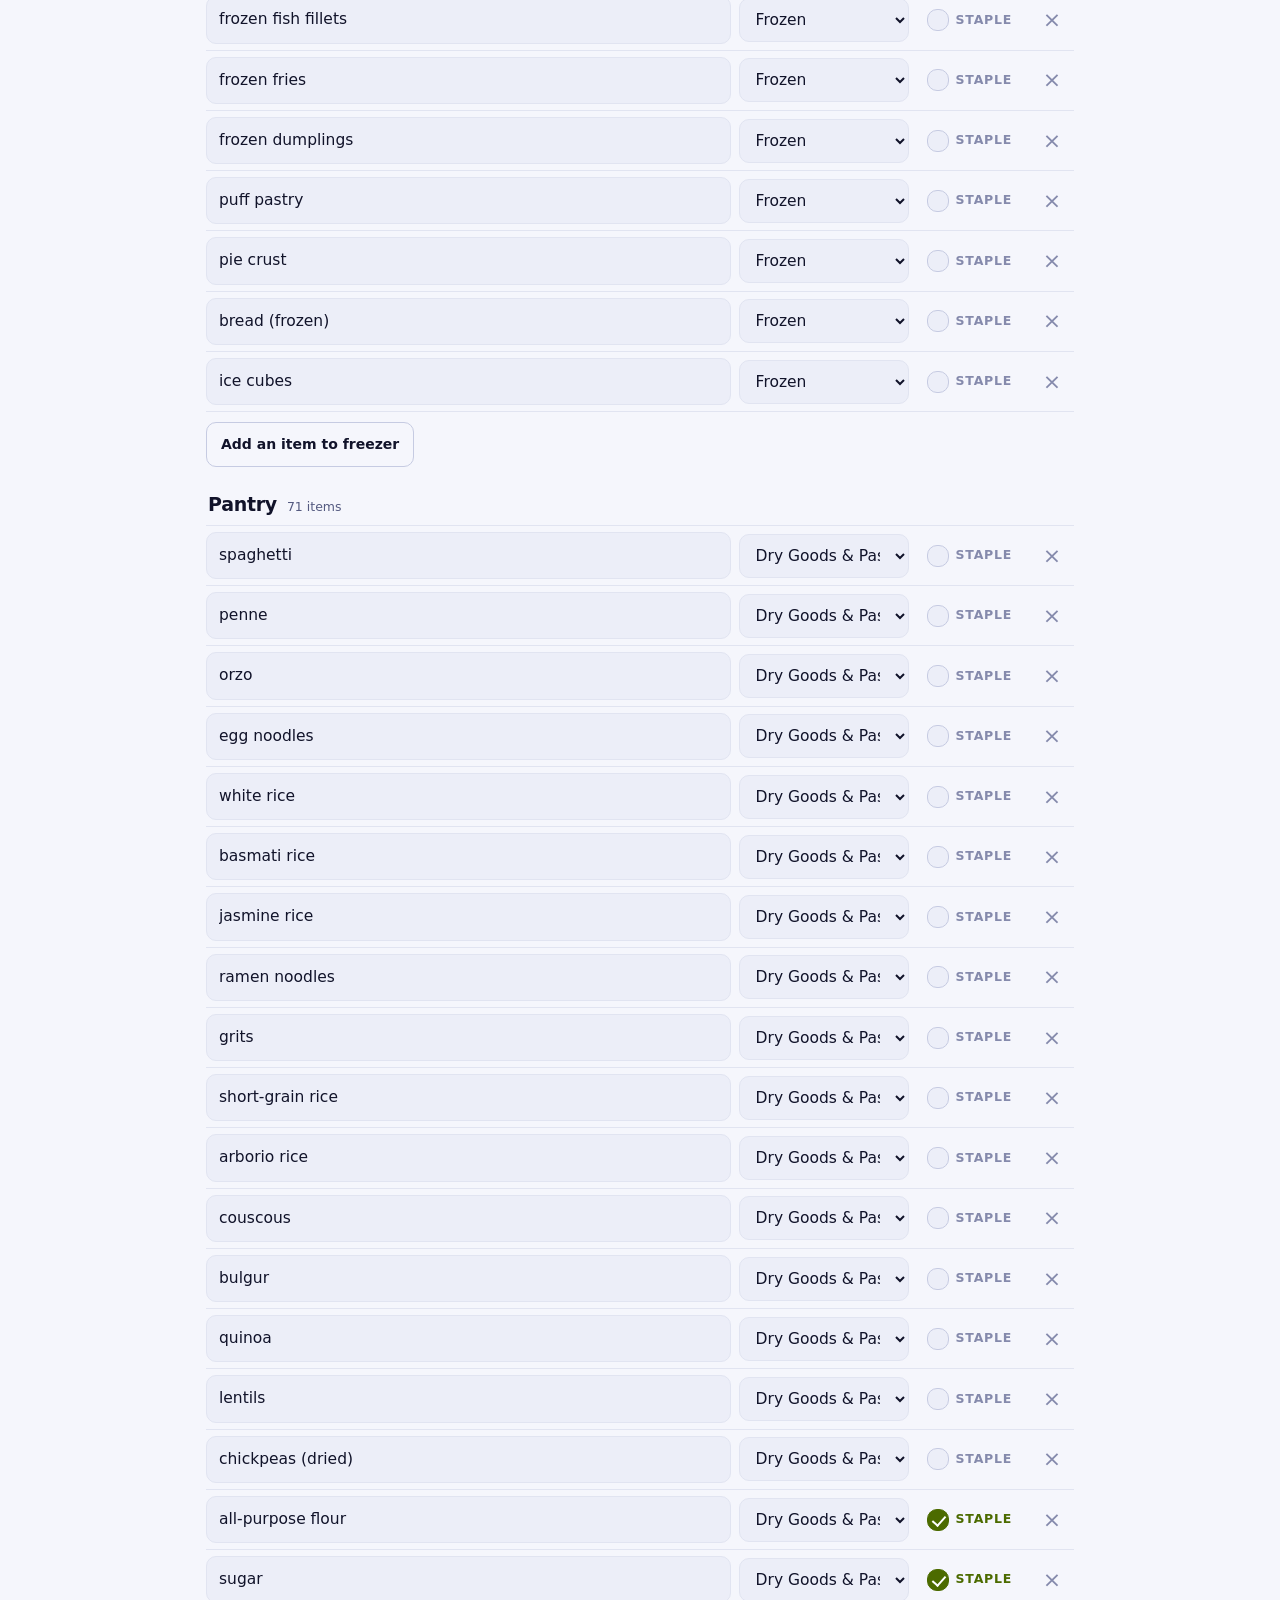
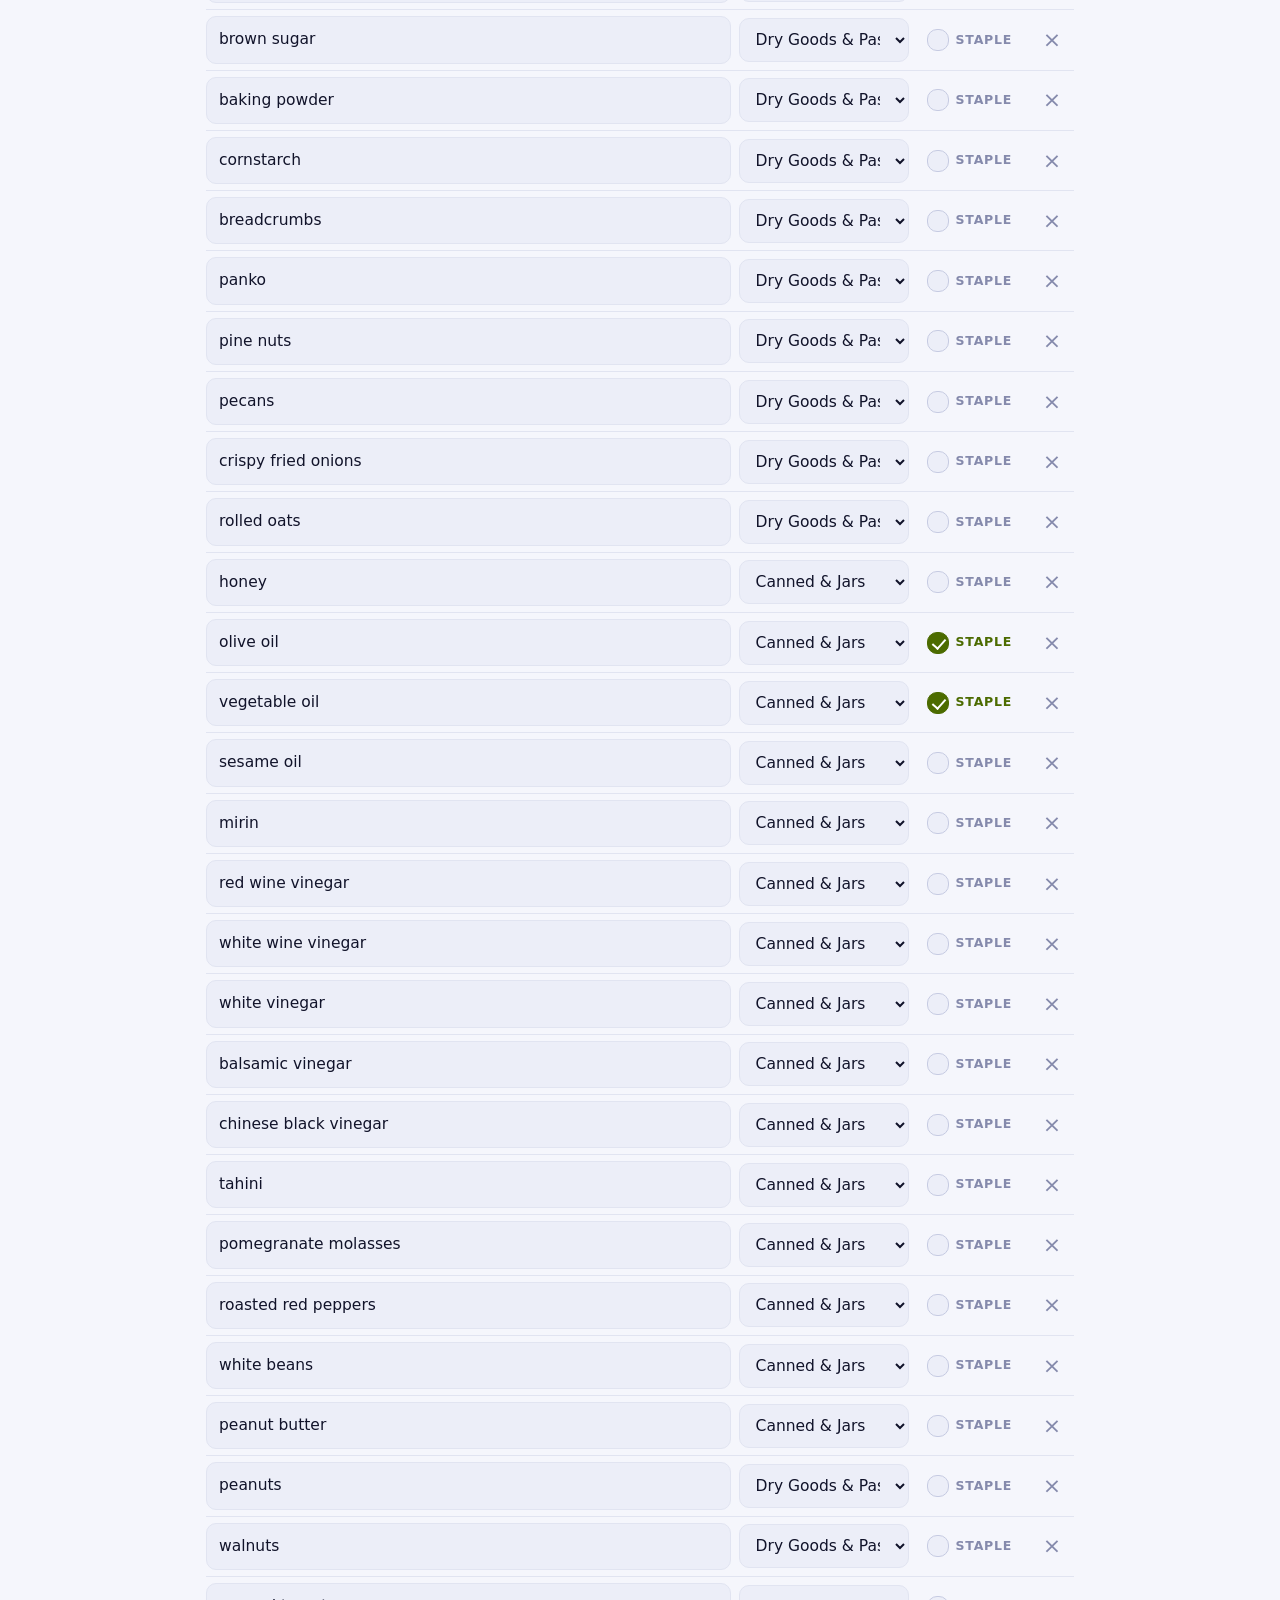
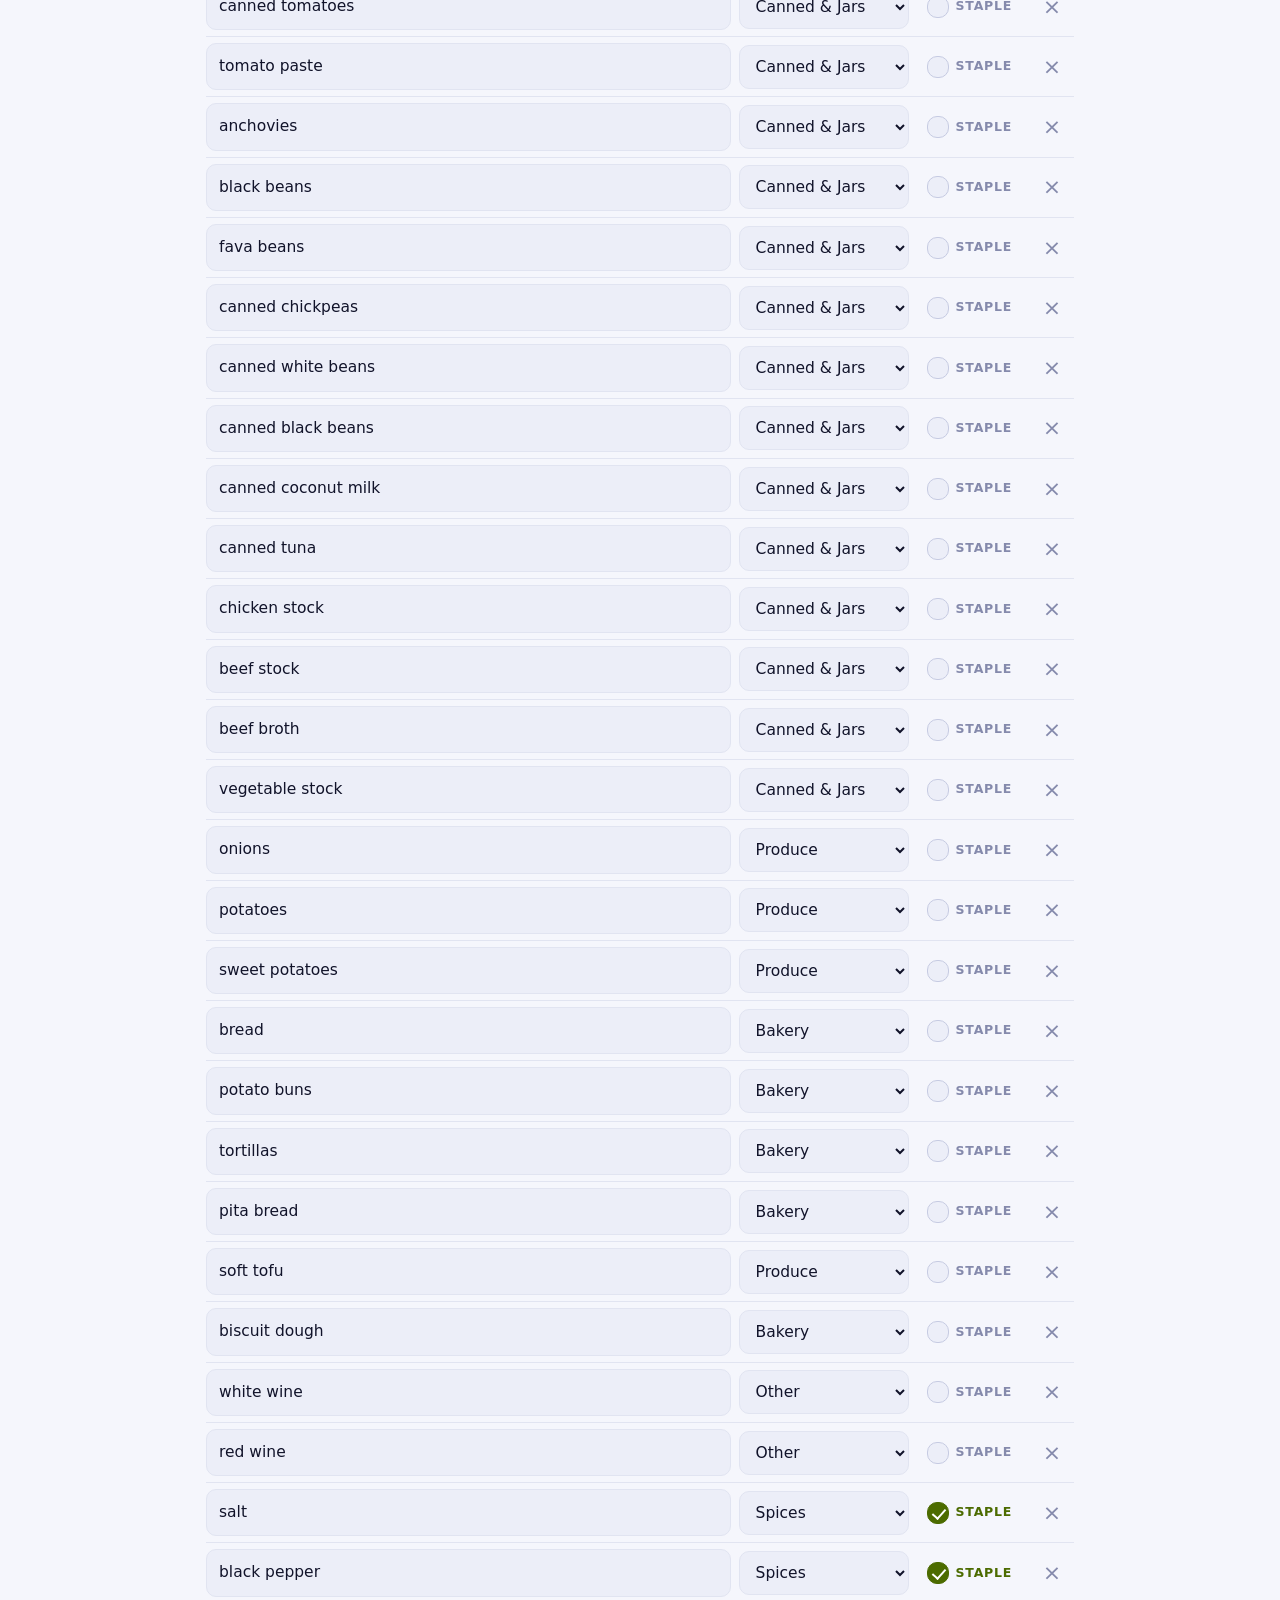
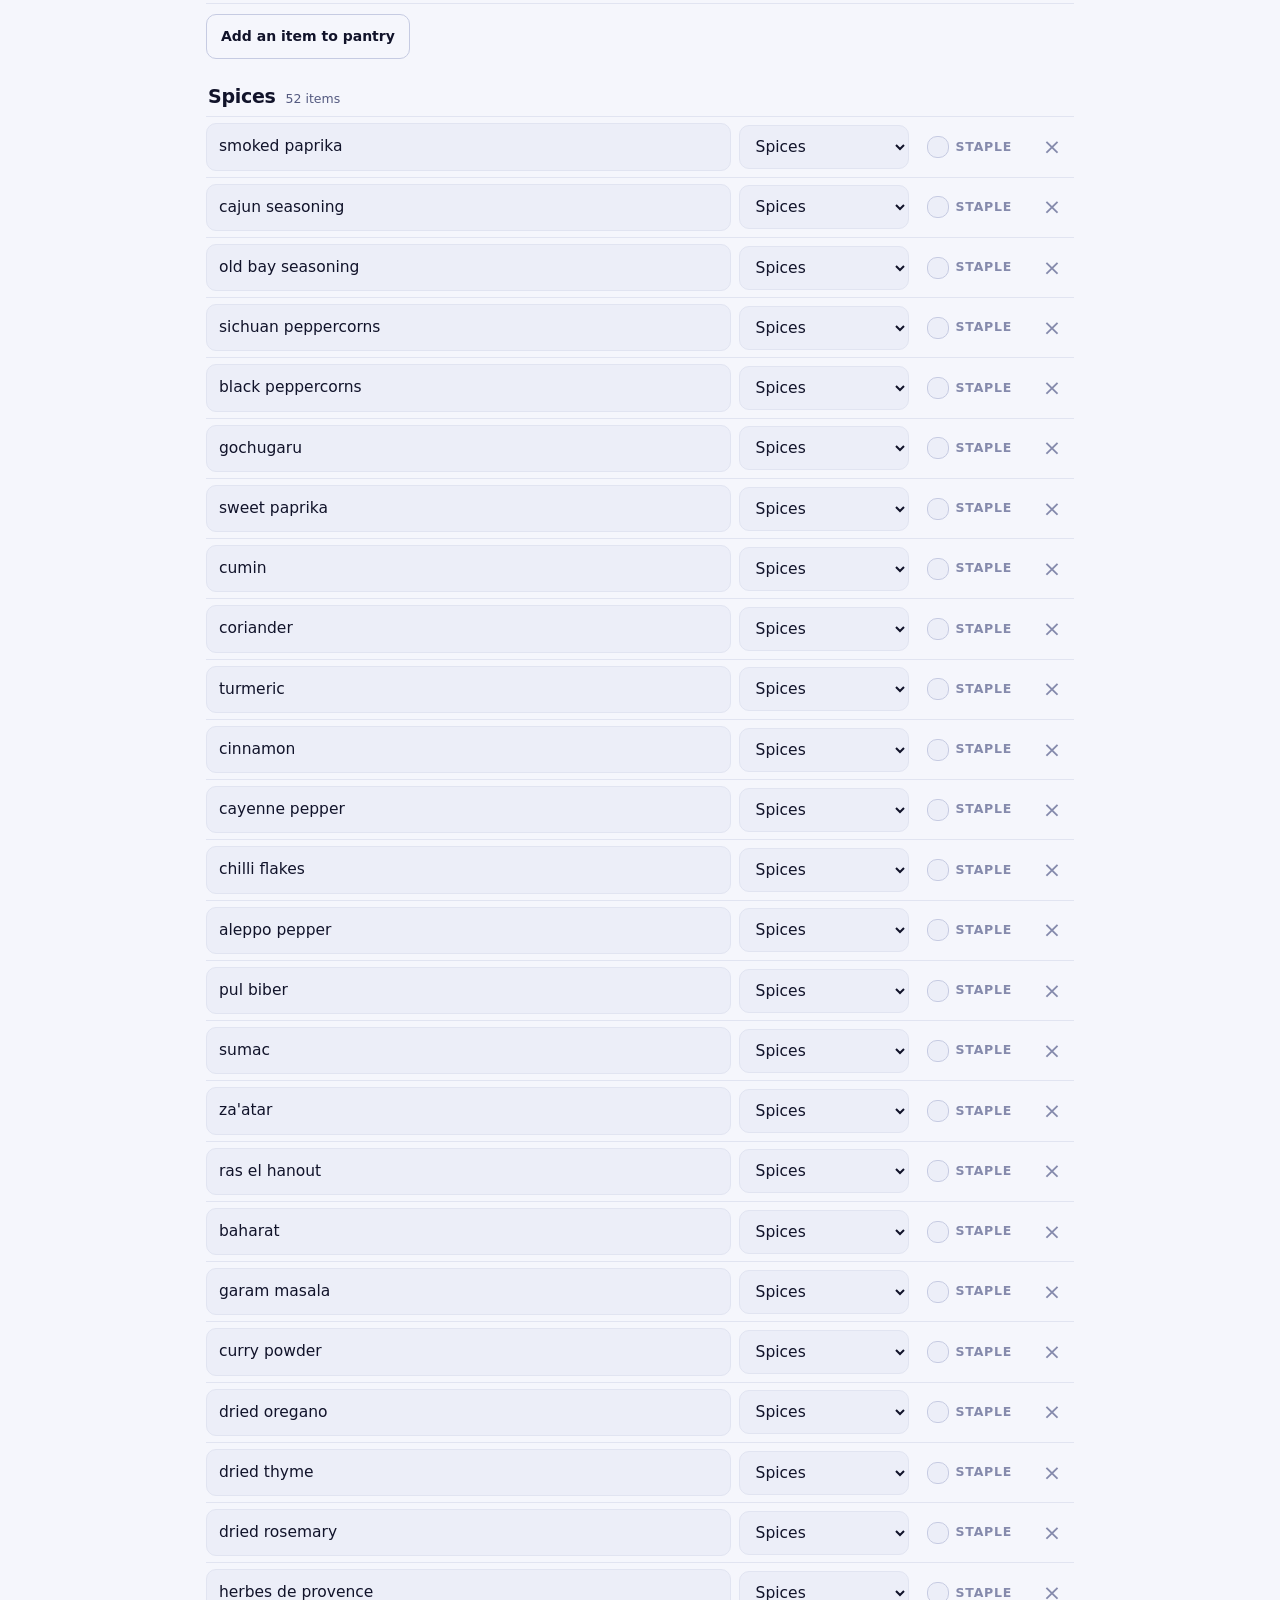
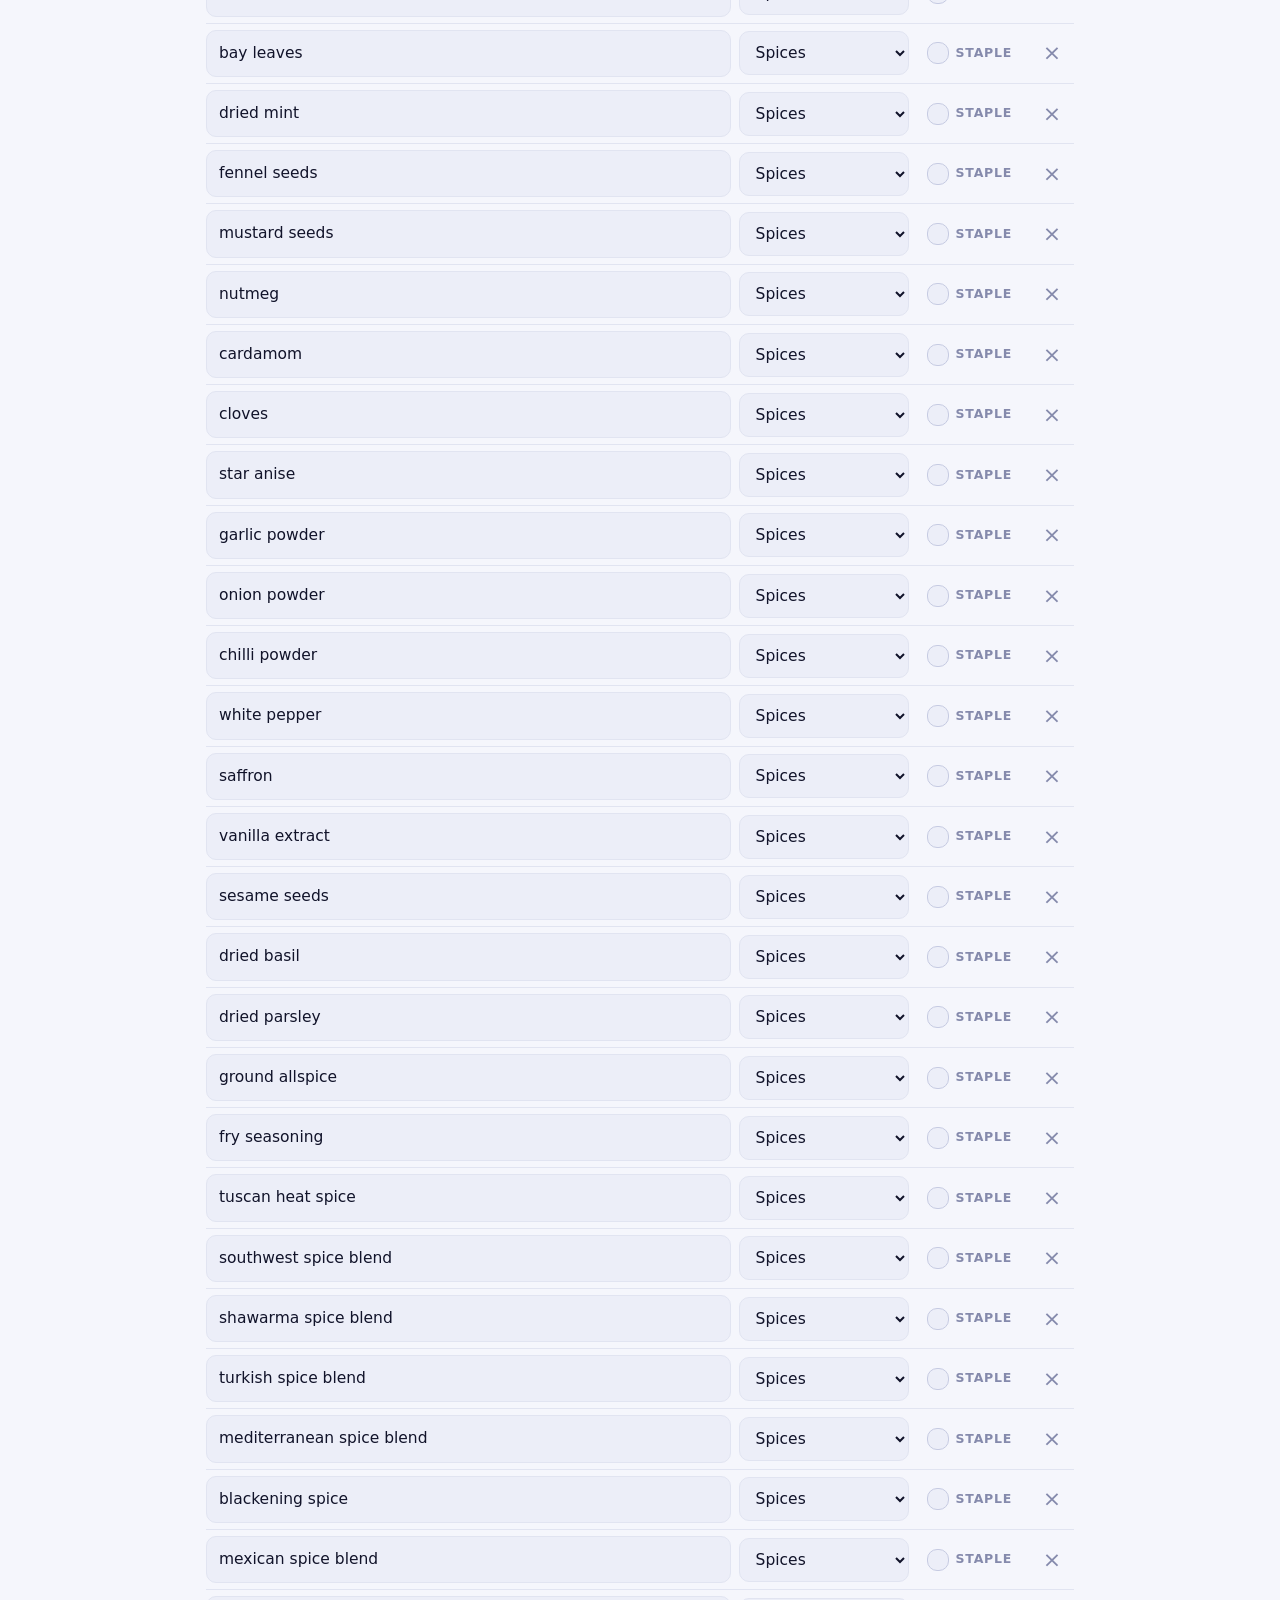
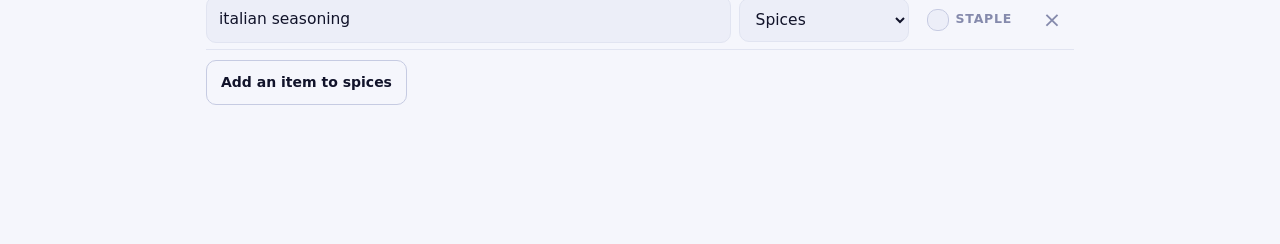
<file: items.html>
<!DOCTYPE html>
<html lang="en">
<head>
<meta charset="utf-8">
<meta name="viewport" content="width=device-width, initial-scale=1">
<meta name="theme-color" content="#111010">
<title>Frigo — ingredient list</title>
<link rel="icon" href="icons/icon-192.png">
<link rel="stylesheet" href="styles.css">
<style>
/* Editor-only styling. Kept here rather than in styles.css so the app's
   stylesheet stays the app's — nothing below ships to the phone. */
body{padding:0}
.ed{max-width:900px;margin:0 auto;padding:20px 16px 140px}
.ed h1{font-size:28px;letter-spacing:-.015em;text-wrap:balance}
.ed .lede{color:var(--ink-2);font-size:15px;line-height:1.5;margin:8px 0 0;max-width:62ch}
.ed .lede b{color:var(--ink)}

.tools{display:flex;gap:10px;flex-wrap:wrap;align-items:center;margin:22px 0 6px}
.tools .searchbox{flex:1;min-width:220px;margin:0}

.sect{margin-top:26px}
.sect > header{
  display:flex;align-items:baseline;gap:10px;
  padding:0 2px 8px;border-bottom:1px solid var(--line);
}
.sect h2{font-size:19px;font-weight:640;letter-spacing:-.015em}
.sect .n{font-size:12.5px;color:var(--ink-2);font-variant-numeric:tabular-nums}

.erow{
  display:grid;grid-template-columns:1fr 170px auto auto;
  gap:8px;align-items:center;
  padding:6px 0;border-bottom:1px solid var(--line);
}
.erow.gone{display:none}
.erow input[type=text],.erow select{
  background:var(--surface-2);color:var(--ink);
  border:1px solid var(--line);border-radius:var(--r-sm);
  padding:11px 12px;font-size:15.5px;font-family:var(--font);
  min-height:44px;box-sizing:border-box;width:100%;
}
.erow input[type=text]:focus,.erow select:focus{outline:none;border-color:var(--accent)}
.erow.dupe input[type=text]{border-color:var(--need)}
.erow.edited input[type=text]{border-color:var(--accent)}

.stap{
  display:flex;align-items:center;gap:7px;
  min-height:44px;padding:0 10px;cursor:pointer;
  font-size:12.5px;letter-spacing:.06em;text-transform:uppercase;
  font-weight:650;color:var(--ink-3);white-space:nowrap;
}
/* The browser's own checkbox is stark white on this ground. */
.stap input{
  appearance:none;-webkit-appearance:none;margin:0;cursor:pointer;
  width:22px;height:22px;flex:none;position:relative;
  border:1.6px solid var(--line-2);border-radius:var(--r-sm);
  background:var(--surface-2);
}
.stap input:checked{background:var(--accent);border-color:var(--accent)}
.stap input:checked::after{
  content:"";position:absolute;left:7px;top:3px;
  width:6px;height:11px;
  border:solid var(--accent-ink);border-width:0 2.2px 2.2px 0;
  transform:rotate(42deg);
}
.stap input:focus-visible{outline:2px solid var(--accent);outline-offset:2px}
.stap.on{color:var(--accent)}

.del{
  width:44px;height:44px;border:none;background:none;border-radius:var(--r-sm);
  color:var(--ink-3);font-size:22px;line-height:1;cursor:pointer;
}
.del:hover{background:var(--surface-2);color:var(--need)}

.addrow{margin-top:10px}
.warn{
  color:var(--need);font-size:13.5px;margin:10px 2px 0;
}
.ed .hint{font-size:13.5px;color:var(--ink-2);line-height:1.5;margin:10px 2px 0}
.sect .lede{margin:12px 2px 0;font-size:14.5px}

.saver{
  position:fixed;left:0;right:0;bottom:0;z-index:60;
  background:var(--surface);border-top:1px solid var(--line-2);
  box-shadow:var(--shadow);
}
.saver .in{
  max-width:900px;margin:0 auto;padding:14px 16px;
  display:flex;gap:10px;align-items:center;flex-wrap:wrap;
}
.saver .status{flex:1;min-width:200px;font-size:13.5px;color:var(--ink-2);line-height:1.45}
.saver .status b{color:var(--ink)}
.saver .btn{width:auto;min-width:150px}

@media (max-width:560px){
  .erow{grid-template-columns:1fr auto;grid-template-areas:"name del" "aisle stap"}
  .erow input[type=text]{grid-area:name}
  .erow select{grid-area:aisle}
  .stap{grid-area:stap;justify-self:end}
  .del{grid-area:del}
}
</style>
</head>
<body>

<div class="ed">
  <h1>Ingredient list</h1>
  <p class="lede">Two lists live here. <b>Your own items</b> are the ones you added inside
    the app — those save straight back to it. <b>The built-in list</b> is the set of
    tick-boxes the app ships with; changing that one means downloading a file and
    dropping it into the Food App folder.</p>

  <div class="tools">
    <div class="searchbox">
      <input type="text" id="filter" placeholder="Find an item" autocomplete="off">
    </div>
    <button class="btn ghost sm" id="revert">Undo all my changes</button>
  </div>

  <div id="mine"></div>
  <div id="sections"></div>
</div>

<div class="saver"><div class="in">
  <div class="status" id="status"></div>
  <button class="btn ghost" id="copy">Copy the code</button>
  <button class="btn" id="download">Download ingredients.js</button>
</div></div>

<script>
/* Cache-busted on purpose: the service worker holds a copy of ingredients.js for
   the app, and without this you'd edit the file, reload, and be shown the old
   list from the cache. */
document.write('<script src="ingredients.js?fresh=' + Date.now() + '"><\/script>');
</script>

<script>
(function(){
'use strict';

const TABS  = ['fridge','freezer','pantry','spices'];
const LABEL = { fridge:'Fridge', freezer:'Freezer', pantry:'Pantry', spices:'Spices' };
const AISLES = [
  ['produce','Produce'], ['bakery','Bakery'], ['meat','Meat & Seafood'],
  ['dairy','Dairy & Eggs'], ['dry','Dry Goods & Pasta'], ['canned','Canned & Jars'],
  ['frozen','Frozen'], ['spices','Spices'], ['other','Other']
];

const STORE = 'frigo.v1';
const src = window.FRIGO_INGREDIENTS;
const $ = s => document.querySelector(s);
const esc = s => String(s).replace(/[&<>"']/g, c =>
  ({'&':'&amp;','<':'&lt;','>':'&gt;','"':'&quot;',"'":'&#39;'}[c]));
const norm = s => String(s).toLowerCase().trim().replace(/\s+/g,' ');

if (!src){
  $('#sections').innerHTML = '<p class="warn">Couldn&rsquo;t read ingredients.js. ' +
    'Open this page through a server (<code>python -m http.server 8777</code>), ' +
    'not by double-clicking the file.</p>';
  return;
}

const read = () => {
  const out = {};
  TABS.forEach(t => {
    out[t] = (src[t] || []).map(([name, aisle, staple]) =>
      ({ name, aisle, staple: !!staple }));
  });
  return out;
};

const original = read();
let data = read();
let filter = '';

/* --------------------------------------------- the items Jerome added himself

   These aren't in ingredients.js — they live in the app's own storage, which is
   tied to this browser at this address. Added on the Samsung, they are on the
   Samsung; nothing here can reach across. `was` remembers the name each row had
   when it loaded, so a rename can carry the ticked state with it. */
function readMine(){
  let s = null;
  try { s = JSON.parse(localStorage.getItem(STORE) || 'null'); } catch(e){ s = null; }
  const out = { store:s, items:{} };
  TABS.forEach(t => {
    const list = (s && s.custom && s.custom[t]) || [];
    out.items[t] = list.map(o => ({ name:o.name, aisle:o.aisle || 'other',
                                    staple:!!o.staple, was:o.name }));
  });
  return out;
}
let mine = readMine();
let mineNote = '';
const mineCount = () => TABS.reduce((n,t) => n + mine.items[t].length, 0);

function renderMine(){
  const box = $('#mine');
  const where = `<code>${esc(location.origin === 'null' ? 'this file' : location.origin)}</code>`;
  const note = mineNote
    ? `<p class="hint" data-role="mine-status"><b>${esc(mineNote)}</b></p>` : '';

  if (!mine.store){
    box.innerHTML = `<section class="sect"><header><h2>Your own items</h2></header>
      <p class="lede">Nothing saved at ${where}. The app keeps your kitchen in the
      browser you use it in, so open this page from the <b>same address you open
      Frigo at</b> and your items appear here.</p>
      <p class="lede">If you added them on your phone, they are on the phone — this
      computer can't see them. Fix those on the phone itself: tap the
      <b>&plus;</b> on the row, then <b>Fix the spelling</b>.</p>${note}</section>`;
    return;
  }
  if (!mineCount()){
    box.innerHTML = `<section class="sect"><header><h2>Your own items</h2>
      <span class="n">none right now</span></header>
      <p class="lede">Frigo is saving here, but there are no items of your own in this
      browser — everything ticked came from the built-in list below.</p>${note}</section>`;
    return;
  }

  const rows = TABS.filter(t => mine.items[t].length).map(t => `
    <div class="eyebrow" style="padding:14px 2px 6px">${LABEL[t]}</div>
    ${mine.items[t].map((it, i) => `
      <div class="erow" data-mtab="${t}" data-mi="${i}">
        <input type="text" value="${esc(it.name)}" data-role="name"
               spellcheck="false" autocapitalize="none">
        <select data-role="aisle">${AISLES.map(([v,l]) =>
          `<option value="${v}"${it.aisle===v?' selected':''}>${l}</option>`).join('')}</select>
        <label class="stap${it.staple?' on':''}">
          <input type="checkbox" data-role="staple"${it.staple?' checked':''}>staple</label>
        <button class="del" data-role="del" aria-label="Remove ${esc(it.name)}">&times;</button>
      </div>`).join('')}`).join('');

  box.innerHTML = `<section class="sect"><header><h2>Your own items</h2>
      <span class="n">${mineCount()} you added</span></header>
    ${rows}
    <div class="tools" style="margin-top:14px">
      <button class="btn sm" data-role="save-mine">Save these back to the app</button>
      <button class="btn ghost sm" data-role="promote">Move them into the built-in list</button>
    </div>
    <p class="hint" data-role="mine-status">${mineNote ? `<b>${esc(mineNote)}</b>`
      : `Saved at ${where}. Renaming one keeps it ticked and keeps it on your
         shopping list.`}</p></section>`;
}

function saveMine(){
  let s = null;
  try { s = JSON.parse(localStorage.getItem(STORE) || 'null'); } catch(e){ s = null; }
  if (!s) return false;
  s.custom = s.custom || {};
  s.inventory = s.inventory || {};
  TABS.forEach(t => {
    const inv = s.inventory[t] = s.inventory[t] || {};
    const before = (s.custom[t] || []).map(o => o.name);
    const hidden = (s.hidden && s.hidden[t]) || [];
    const onShelf = (src[t] || []).filter(([n]) => !hidden.includes(n));
    const kept = [];
    mine.items[t].forEach(o => {
      const name = o.name.trim().replace(/\s+/g,' ');
      if (!name) return;
      if (o.was && o.was !== name && inv[o.was]){
        inv[name] = inv[o.was];
        delete inv[o.was];
      }
      /* Correcting "gruyere cheeze" to "gruyère" lands on a name the built-in
         list already has. Keep the tick — on the spelling that row actually
         uses — and drop the duplicate. */
      const already = onShelf.find(([n]) => norm(n) === norm(name));
      if (already){
        const exact = already[0];
        if (inv[name] && exact !== name){ inv[exact] = inv[name]; delete inv[name]; }
        return;
      }
      if (kept.some(k => norm(k.name) === norm(name))) return;
      kept.push({ name, aisle:o.aisle, staple:o.staple });
    });
    const survivors = mine.items[t].map(o => o.was).filter(Boolean);
    before.forEach(n => { if (!survivors.includes(n)) delete inv[n]; });
    s.custom[t] = kept;
  });
  localStorage.setItem(STORE, JSON.stringify(s));
  mine = readMine();
  return true;
}

$('#mine').addEventListener('input', e => {
  const row = e.target.closest('.erow');
  if (!row) return;
  const it = mine.items[row.dataset.mtab][Number(row.dataset.mi)];
  const role = e.target.dataset.role;
  if (role === 'name')  it.name = e.target.value;
  if (role === 'aisle') it.aisle = e.target.value;
  if (role === 'staple'){
    it.staple = e.target.checked;
    e.target.closest('.stap').classList.toggle('on', it.staple);
  }
});

$('#mine').addEventListener('click', e => {
  const del = e.target.closest('[data-role=del]');
  if (del){
    const row = del.closest('.erow');
    mine.items[row.dataset.mtab].splice(Number(row.dataset.mi), 1);
    renderMine();
    return;
  }
  if (e.target.closest('[data-role=save-mine]')){
    const ok = saveMine();
    mineNote = ok ? 'Saved. Reload Frigo and the new spelling is there.'
                  : 'Couldn’t save — no Frigo data at this address.';
    renderMine();
    return;
  }
  if (e.target.closest('[data-role=promote]')){
    let n = 0;
    TABS.forEach(t => {
      mine.items[t].forEach(it => {
        const name = it.name.trim().replace(/\s+/g,' ');
        if (!name) return;
        if (data[t].some(d => norm(d.name) === norm(name))) return;
        data[t].push({ name, aisle:it.aisle, staple:it.staple });
        n++;
      });
      mine.items[t] = [];
    });
    saveMine();
    mineNote = n
      ? `${n} moved into the built-in list — now download the file below and drop it in the folder.`
      : 'They were already in the built-in list.';
    renderMine(); render();
    return;
  }
});

/* ------------------------------------------------------------------ render */
function render(){
  $('#sections').innerHTML = TABS.map(tab => {
    const rows = data[tab].map((it, i) => `
      <div class="erow" data-tab="${tab}" data-i="${i}">
        <input type="text" value="${esc(it.name)}" data-role="name"
               spellcheck="false" autocapitalize="none">
        <select data-role="aisle">${AISLES.map(([v,l]) =>
          `<option value="${v}"${it.aisle===v?' selected':''}>${l}</option>`).join('')}</select>
        <label class="stap${it.staple?' on':''}" title="Assumed always in the kitchen, never counted as missing">
          <input type="checkbox" data-role="staple"${it.staple?' checked':''}>staple</label>
        <button class="del" data-role="del" aria-label="Remove ${esc(it.name)}">&times;</button>
      </div>`).join('');
    return `<section class="sect" data-sect="${tab}">
      <header><h2>${LABEL[tab]}</h2><span class="n">${data[tab].length} items</span></header>
      ${rows}
      <button class="btn ghost sm addrow" data-role="add" data-tab="${tab}">Add an item to ${LABEL[tab].toLowerCase()}</button>
    </section>`;
  }).join('');
  applyFilter();
  flag();
  status();
}

function applyFilter(){
  const q = norm(filter);
  document.querySelectorAll('.erow').forEach(row => {
    const it = data[row.dataset.tab][Number(row.dataset.i)];
    row.classList.toggle('gone', !!q && !norm(it.name).includes(q));
  });
  document.querySelectorAll('.sect').forEach(sect => {
    const any = sect.querySelectorAll('.erow:not(.gone)').length;
    sect.style.display = (norm(filter) && !any) ? 'none' : '';
  });
}

/* Red border on a name that already exists on the same shelf, amber on one
   that differs from the file as shipped. */
function flag(){
  TABS.forEach(tab => {
    const seen = {};
    data[tab].forEach(it => { const n = norm(it.name); seen[n] = (seen[n]||0) + 1; });
    document.querySelectorAll(`.erow[data-tab="${tab}"]`).forEach(row => {
      const it = data[tab][Number(row.dataset.i)];
      const was = original[tab][Number(row.dataset.i)];
      row.classList.toggle('dupe', seen[norm(it.name)] > 1 || !it.name.trim());
      row.classList.toggle('edited', !!was && was.name !== it.name);
    });
  });
}

function countChanges(){
  let n = 0;
  TABS.forEach(tab => {
    const a = original[tab], b = data[tab];
    n += Math.abs(a.length - b.length);
    const len = Math.min(a.length, b.length);
    for (let i = 0; i < len; i++){
      if (a[i].name !== b[i].name || a[i].aisle !== b[i].aisle || a[i].staple !== b[i].staple) n++;
    }
  });
  return n;
}

function problems(){
  const out = [];
  TABS.forEach(tab => {
    const seen = {};
    data[tab].forEach(it => {
      const n = norm(it.name);
      if (!n) out.push(`an empty name in ${LABEL[tab].toLowerCase()}`);
      else if (seen[n]) out.push(`“${it.name}” twice in ${LABEL[tab].toLowerCase()}`);
      seen[n] = true;
    });
  });
  return out;
}

function status(){
  const n = countChanges(), bad = problems();
  const total = TABS.reduce((s,t) => s + data[t].length, 0);
  const ok = !bad.length;
  $('#download').disabled = !ok;
  $('#copy').disabled = !ok;
  $('#status').innerHTML = !ok
    ? `<span style="color:var(--need)">Fix first: ${esc(bad.slice(0,3).join(', '))}${bad.length>3?` and ${bad.length-3} more`:''}.</span>`
    : n
      ? `<b>${n} change${n===1?'':'s'}</b> — ${total} items. Download the file and put it in the Food App folder.`
      : `${total} items, nothing changed yet.`;
}

/* ------------------------------------------------------------------ events */
$('#sections').addEventListener('input', e => {
  const row = e.target.closest('.erow');
  if (!row) return;
  const it = data[row.dataset.tab][Number(row.dataset.i)];
  const role = e.target.dataset.role;
  if (role === 'name')  it.name = e.target.value;
  if (role === 'aisle') it.aisle = e.target.value;
  if (role === 'staple'){
    it.staple = e.target.checked;
    e.target.closest('.stap').classList.toggle('on', it.staple);
  }
  flag(); status();
});

$('#sections').addEventListener('click', e => {
  const add = e.target.closest('[data-role=add]');
  if (add){
    const tab = add.dataset.tab;
    data[tab].push({ name:'', aisle: tab === 'spices' ? 'spices'
                                   : tab === 'freezer' ? 'frozen' : 'produce', staple:false });
    render();
    const rows = document.querySelectorAll(`.erow[data-tab="${tab}"] [data-role=name]`);
    const last = rows[rows.length - 1];
    if (last){ last.focus(); last.scrollIntoView({ block:'center' }); }
    return;
  }
  const del = e.target.closest('[data-role=del]');
  if (del){
    const row = del.closest('.erow');
    data[row.dataset.tab].splice(Number(row.dataset.i), 1);
    render();
  }
});

$('#filter').addEventListener('input', e => { filter = e.target.value; applyFilter(); });

$('#revert').addEventListener('click', () => {
  if (countChanges() && !confirm('Throw away every change on this page?')) return;
  data = read(); render();
});

/* ------------------------------------------------------- writing the file */
const HEAD = `/* ==========================================================================
   Frigo — the master ingredient list
   --------------------------------------------------------------------------
   This is the list of tick-boxes Jerome starts from on the Fridge screen.
   Data only. No logic. Safe to edit by hand.

   Each line is:   ['name', 'aisle']            a normal item
              or:  ['name', 'aisle', true]      a staple — assumed always present,
                                                never counted as a missing ingredient

   'aisle' must be one of, and it decides where the item lands in the
   shopping list:
       produce · bakery · meat · dairy · dry · canned · frozen · spices · other

   Prefer editing this in items.html (open it in a browser) — it checks the
   aisle names for you and writes this file back out.
   ========================================================================== */
window.FRIGO_INGREDIENTS = {
`;

/* A name with an apostrophe in it — za'atar — goes in double quotes rather
   than being escaped, so the file stays readable in the editor. */
function quote(s){
  return s.includes("'") ? JSON.stringify(s) : `'${s}'`;
}

function fileText(){
  const blocks = TABS.map(tab => {
    const items = data[tab].filter(it => it.name.trim());
    const width = items.reduce((w, it) => Math.max(w, quote(it.name.trim()).length), 0) + 2;
    const lines = items.map(it => {
      const name = (quote(it.name.trim()) + ',').padEnd(width);
      return `    [${name}'${it.aisle}'${it.staple ? ', true' : ''}]`;
    }).join(',\n');
    return `  ${tab}: [\n${lines}\n  ]`;
  }).join(',\n\n');
  return HEAD + '\n' + blocks + '\n\n};\n';
}

$('#download').addEventListener('click', () => {
  const blob = new Blob([fileText()], { type:'text/javascript;charset=utf-8' });
  const a = document.createElement('a');
  a.href = URL.createObjectURL(blob);
  a.download = 'ingredients.js';
  a.click();
  setTimeout(() => URL.revokeObjectURL(a.href), 4000);
});

$('#copy').addEventListener('click', async () => {
  const btn = $('#copy'), text = fileText();
  try{
    await navigator.clipboard.writeText(text);
    btn.textContent = 'Copied';
  }catch(e){
    const ta = document.createElement('textarea');
    ta.value = text; document.body.appendChild(ta);
    ta.select(); document.execCommand('copy'); ta.remove();
    btn.textContent = 'Copied';
  }
  setTimeout(() => { btn.textContent = 'Copy the code'; }, 1800);
});

window.addEventListener('beforeunload', e => {
  if (countChanges()){ e.preventDefault(); e.returnValue = ''; }
});

renderMine();
render();
})();
</script>
</body>
</html>
</file>
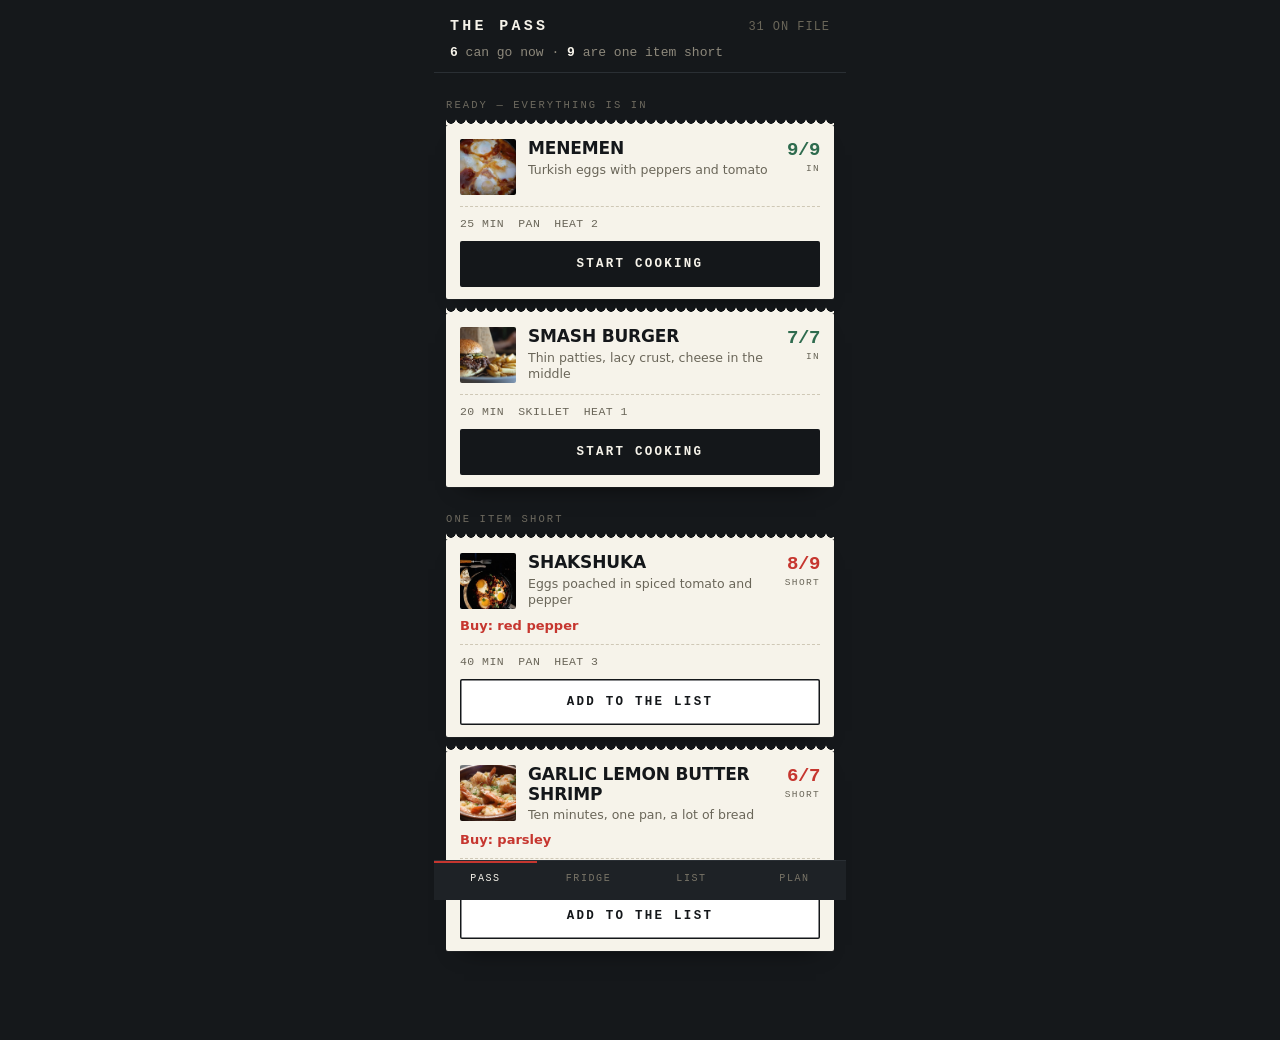
<file: redesign/a-service.html>
<!doctype html><html lang="en"><head><meta charset="utf-8">
<meta name="viewport" content="width=device-width,initial-scale=1">
<title>A · Service</title>
<style>
/* ── A · SERVICE ────────────────────────────────────────────────────────────
   The vernacular of a working kitchen: the pass, the dupe rail, the ticket
   printer. Dishes arrive as chits on a steel rail, the most-ready at the top.
   Paper is the only bright surface; the photo is small because on a rail you
   read the ticket, not the picture.                                        */
:root{
  --steel:#15181B; --steel-2:#1E2226; --rail:#2A2F34;
  --chit:#F6F3EA; --chit-2:#E9E4D6; --ink:#14171A; --ink-2:#6A6659;
  --fire:#C6362F;       /* short — you are missing something */
  --pass:#2E6B4E;       /* all in — it can go */
  --mono:ui-monospace,"Cascadia Mono","Roboto Mono",Consolas,monospace;
  --sans:system-ui,-apple-system,"Segoe UI",Roboto,sans-serif;
}
*{box-sizing:border-box}
body{margin:0;background:var(--steel);font-family:var(--sans);color:var(--chit);
     -webkit-font-smoothing:antialiased}
.phone{max-width:412px;margin:0 auto;padding:0 0 84px}

/* the rail the tickets hang from */
.head{position:sticky;top:0;background:var(--steel);padding:18px 16px 12px;
      border-bottom:1px solid var(--rail);z-index:5}
.rail{display:flex;align-items:baseline;justify-content:space-between}
.rail h1{margin:0;font-size:15px;font-weight:700;letter-spacing:.22em;
         text-transform:uppercase;font-family:var(--mono)}
.rail .count{font-family:var(--mono);font-size:12px;color:var(--ink-2);
             letter-spacing:.08em}
.state{margin:10px 0 0;font-size:13px;color:#8E897C;font-family:var(--mono)}
.state b{color:var(--chit);font-weight:600}

/* the chit */
.chit{position:relative;background:var(--chit);color:var(--ink);
      margin:14px 12px 0;border-radius:2px;
      box-shadow:0 12px 24px -18px #000,0 1px 0 rgba(255,255,255,.05)}
/* the perforation — the signature. Printed edge, not a decoration: it is
   where the ticket was torn off the roll. */
.chit::before{content:"";position:absolute;left:0;right:0;top:-6px;height:6px;
  background:radial-gradient(circle at 5px 0,transparent 0 4.5px,var(--chit) 5px);
  background-size:10px 6px;background-repeat:repeat-x}
.chit-in{padding:14px 14px 12px}
.top{display:flex;gap:12px;align-items:flex-start}
.thumb{width:56px;height:56px;flex:0 0 auto;border-radius:2px;object-fit:cover;
       filter:saturate(.92)}
.who{flex:1;min-width:0}
.name{margin:0;font-size:17px;line-height:1.15;font-weight:700;letter-spacing:-.01em;
      text-transform:uppercase}
.sub{margin:3px 0 0;font-size:12.5px;color:var(--ink-2);line-height:1.3}
.fig{text-align:right;font-family:var(--mono);flex:0 0 auto}
.fig .frac{font-size:19px;font-weight:700;font-variant-numeric:tabular-nums;
           letter-spacing:-.02em}
.fig .lbl{display:block;font-size:9.5px;letter-spacing:.14em;color:var(--ink-2);
          text-transform:uppercase;margin-top:2px}
.short .frac{color:var(--fire)} .full .frac{color:var(--pass)}

.meta{margin-top:11px;padding-top:10px;border-top:1px dashed #CFC8B6;
      display:flex;gap:14px;font-family:var(--mono);font-size:11.5px;
      color:var(--ink-2);letter-spacing:.04em}
.meta span{font-variant-numeric:tabular-nums}
.need{margin:9px 0 0;font-size:13px;color:var(--fire);font-weight:600}
.go{margin:11px 0 0;width:100%;min-height:46px;border:0;border-radius:2px;
    background:var(--ink);color:var(--chit);font-family:var(--mono);font-size:12.5px;
    letter-spacing:.18em;text-transform:uppercase;font-weight:600}
.chit.short .go{background:#fff;color:var(--ink);box-shadow:inset 0 0 0 1.5px var(--ink)}

.sep{margin:26px 12px 4px;font-family:var(--mono);font-size:10.5px;
     letter-spacing:.2em;text-transform:uppercase;color:#6E6A5F}

nav{position:fixed;left:0;right:0;bottom:0;max-width:412px;margin:0 auto;
    background:var(--steel-2);border-top:1px solid var(--rail);
    display:grid;grid-template-columns:repeat(4,1fr)}
nav button{background:none;border:0;color:#7A7568;padding:12px 0 16px;
  font-family:var(--mono);font-size:10px;letter-spacing:.16em;text-transform:uppercase}
nav button[aria-current]{color:var(--chit);box-shadow:inset 0 2px 0 var(--fire)}
</style></head><body><div class="phone">

<header class="head">
  <div class="rail"><h1>The Pass</h1><span class="count">31 ON FILE</span></div>
  <p class="state"><b>6</b> can go now &middot; <b>9</b> are one item short</p>
</header>

<p class="sep">Ready — everything is in</p>

<article class="chit full">
  <div class="chit-in">
    <div class="top">
      <img class="thumb" src="../img/menemen.webp" alt="">
      <div class="who">
        <h2 class="name">Menemen</h2>
        <p class="sub">Turkish eggs with peppers and tomato</p>
      </div>
      <div class="fig"><span class="frac">9/9</span><span class="lbl">In</span></div>
    </div>
    <div class="meta"><span>25 MIN</span><span>PAN</span><span>HEAT 2</span></div>
    <button class="go">Start cooking</button>
  </div>
</article>

<article class="chit full">
  <div class="chit-in">
    <div class="top">
      <img class="thumb" src="../img/smash-burger.webp" alt="">
      <div class="who">
        <h2 class="name">Smash Burger</h2>
        <p class="sub">Thin patties, lacy crust, cheese in the middle</p>
      </div>
      <div class="fig"><span class="frac">7/7</span><span class="lbl">In</span></div>
    </div>
    <div class="meta"><span>20 MIN</span><span>SKILLET</span><span>HEAT 1</span></div>
    <button class="go">Start cooking</button>
  </div>
</article>

<p class="sep">One item short</p>

<article class="chit short">
  <div class="chit-in">
    <div class="top">
      <img class="thumb" src="../img/shakshuka.webp" alt="">
      <div class="who">
        <h2 class="name">Shakshuka</h2>
        <p class="sub">Eggs poached in spiced tomato and pepper</p>
      </div>
      <div class="fig"><span class="frac">8/9</span><span class="lbl">Short</span></div>
    </div>
    <p class="need">Buy: red pepper</p>
    <div class="meta"><span>40 MIN</span><span>PAN</span><span>HEAT 3</span></div>
    <button class="go">Add to the list</button>
  </div>
</article>

<article class="chit short">
  <div class="chit-in">
    <div class="top">
      <img class="thumb" src="../img/crevettes-ail-citron.webp" alt="">
      <div class="who">
        <h2 class="name">Garlic Lemon Butter Shrimp</h2>
        <p class="sub">Ten minutes, one pan, a lot of bread</p>
      </div>
      <div class="fig"><span class="frac">6/7</span><span class="lbl">Short</span></div>
    </div>
    <p class="need">Buy: parsley</p>
    <div class="meta"><span>20 MIN</span><span>PAN</span><span>HEAT 2</span></div>
    <button class="go">Add to the list</button>
  </div>
</article>

<nav>
  <button aria-current="page">Pass</button><button>Fridge</button>
  <button>List</button><button>Plan</button>
</nav>
</div></body></html>
</file>
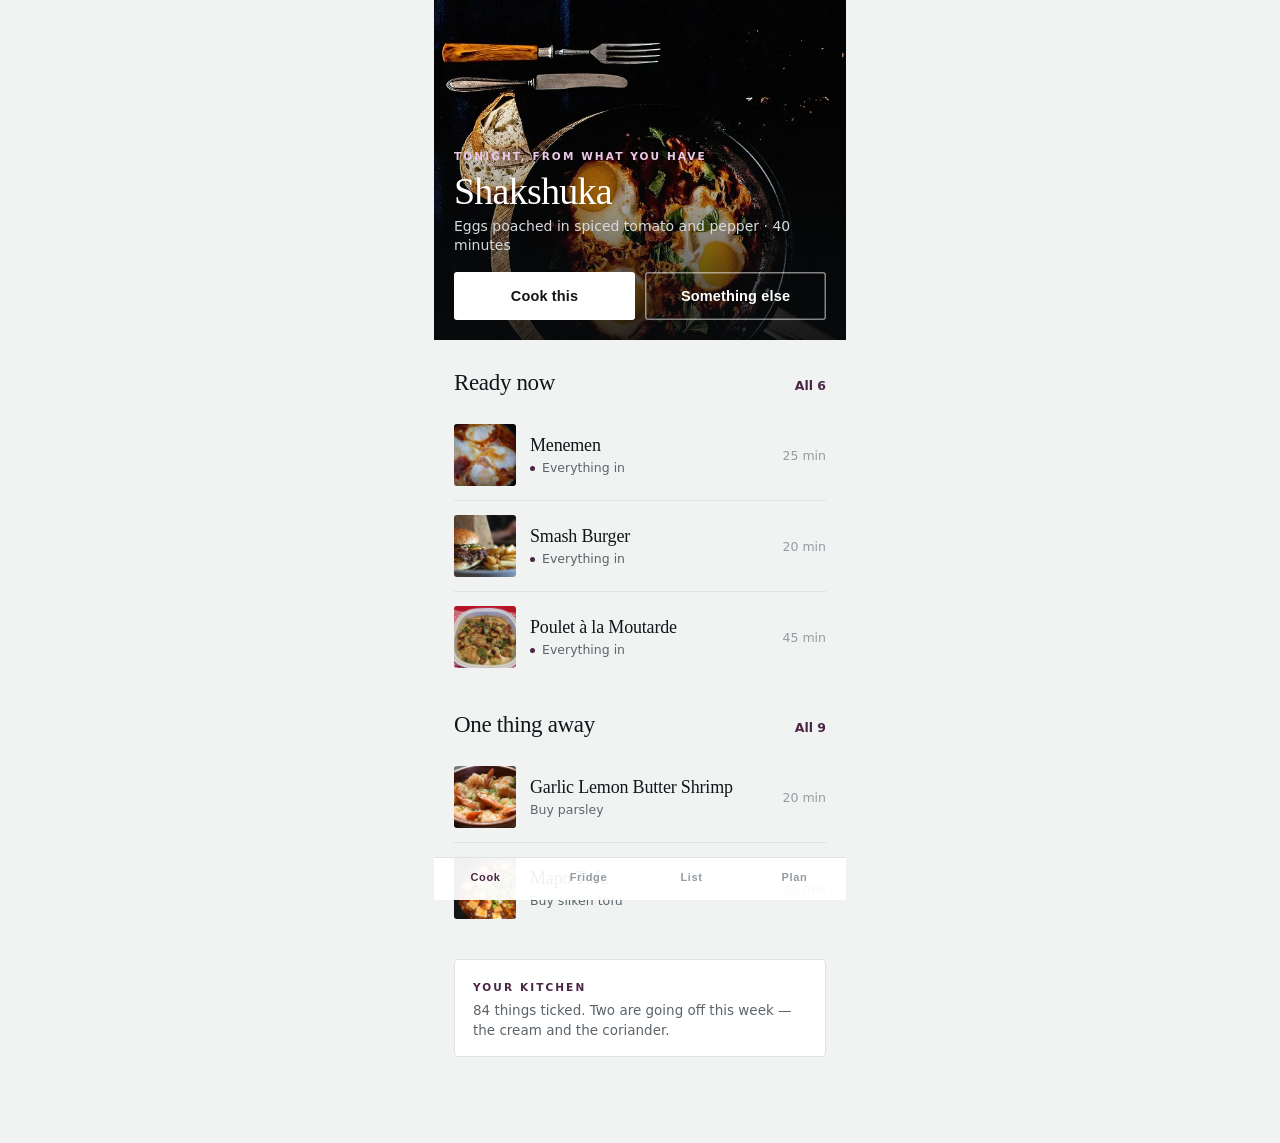
<file: redesign/b-larder.html>
<!doctype html><html lang="en"><head><meta charset="utf-8">
<meta name="viewport" content="width=device-width,initial-scale=1">
<title>B · Larder</title>
<style>
/* ── B · LARDER ─────────────────────────────────────────────────────────────
   Editorial. One dish is put forward for tonight and given the whole top of
   the screen; everything else waits below in a quiet index. Porcelain and ink,
   with deep aubergine as the only accent — the food supplies every other
   colour, so the page must not compete with it.                            */
:root{
  --paper:#F1F3F2; --card:#FFFFFF; --ink:#12161A; --ink-2:#5C646B; --ink-3:#949BA1;
  --line:#DFE4E3; --plum:#4A2545; --plum-2:#6B3A64;
  --serif:ui-serif,Georgia,"Iowan Old Style","Times New Roman",serif;
  --sans:system-ui,-apple-system,"Segoe UI",Roboto,sans-serif;
}
*{box-sizing:border-box}
body{margin:0;background:var(--paper);color:var(--ink);font-family:var(--sans);
     -webkit-font-smoothing:antialiased}
.phone{max-width:412px;margin:0 auto;padding-bottom:86px}

.eyebrow{font-size:10.5px;letter-spacing:.2em;text-transform:uppercase;
         font-weight:700;color:var(--plum)}

/* the thesis: tonight's dish, photo bled to all three edges */
.hero{position:relative;margin:0}
.hero img{display:block;width:100%;height:340px;object-fit:cover}
.hero .wash{position:absolute;inset:auto 0 0 0;height:70%;
  background:linear-gradient(180deg,transparent,rgba(8,10,12,.86))}
.hero .say{position:absolute;left:20px;right:20px;bottom:20px;color:#fff}
.hero .eyebrow{color:#EBC9E4}
.hero h1{font-family:var(--serif);font-weight:500;font-size:38px;line-height:1.02;
  letter-spacing:-.02em;margin:8px 0 6px;text-wrap:balance}
.hero p{margin:0;font-size:14px;color:#D6DADD;line-height:1.4}
.hero .row{display:flex;gap:10px;margin-top:16px}
.btn{flex:1;min-height:48px;border:0;border-radius:3px;background:#fff;color:var(--ink);
     font-size:14.5px;font-weight:650;letter-spacing:.01em}
.btn.ghost{background:transparent;color:#fff;box-shadow:inset 0 0 0 1.5px rgba(255,255,255,.5)}

.wrap{padding:0 20px}
.strip{display:flex;align-items:baseline;justify-content:space-between;
       margin:30px 0 14px}
.strip h2{font-family:var(--serif);font-weight:500;font-size:23px;margin:0;
          letter-spacing:-.015em}
.strip a{font-size:12.5px;color:var(--plum);text-decoration:none;font-weight:650}

/* the index: a rule-separated list, no boxes. Restraint under the hero. */
.idx{list-style:none;margin:0;padding:0}
.idx li{display:flex;gap:14px;align-items:center;padding:14px 0;
        border-top:1px solid var(--line)}
.idx li:first-child{border-top:0}
.idx img{width:62px;height:62px;border-radius:3px;object-fit:cover;flex:0 0 auto}
.idx .t{flex:1;min-width:0}
.idx h3{margin:0;font-family:var(--serif);font-weight:500;font-size:18px;
        line-height:1.2;letter-spacing:-.01em}
.idx p{margin:4px 0 0;font-size:12.5px;color:var(--ink-2)}
.dot{display:inline-block;width:5px;height:5px;border-radius:50%;
     background:var(--plum);margin:0 7px 1px 0}
.mins{font-size:12.5px;color:var(--ink-3);font-variant-numeric:tabular-nums;
      flex:0 0 auto}

.note{margin:26px 20px 0;padding:16px 18px;background:var(--card);
      border-radius:4px;border:1px solid var(--line)}
.note p{margin:6px 0 0;font-size:13.5px;color:var(--ink-2);line-height:1.45}

nav{position:fixed;left:0;right:0;bottom:0;max-width:412px;margin:0 auto;
    background:rgba(255,255,255,.94);backdrop-filter:none;
    border-top:1px solid var(--line);display:grid;grid-template-columns:repeat(4,1fr)}
nav button{background:none;border:0;padding:13px 0 17px;color:var(--ink-3);
  font-size:11px;font-weight:650;letter-spacing:.06em}
nav button[aria-current]{color:var(--plum)}
</style></head><body><div class="phone">

<figure class="hero">
  <img src="../img/shakshuka.webp" alt="">
  <div class="wash"></div>
  <figcaption class="say">
    <span class="eyebrow">Tonight, from what you have</span>
    <h1>Shakshuka</h1>
    <p>Eggs poached in spiced tomato and pepper &middot; 40 minutes</p>
    <div class="row">
      <button class="btn">Cook this</button>
      <button class="btn ghost">Something else</button>
    </div>
  </figcaption>
</figure>

<div class="wrap">
  <div class="strip"><h2>Ready now</h2><a href="#">All 6</a></div>
  <ul class="idx">
    <li><img src="../img/menemen.webp" alt="">
      <div class="t"><h3>Menemen</h3><p><span class="dot"></span>Everything in</p></div>
      <span class="mins">25 min</span></li>
    <li><img src="../img/smash-burger.webp" alt="">
      <div class="t"><h3>Smash Burger</h3><p><span class="dot"></span>Everything in</p></div>
      <span class="mins">20 min</span></li>
    <li><img src="../img/poulet-moutarde.webp" alt="">
      <div class="t"><h3>Poulet à la Moutarde</h3><p><span class="dot"></span>Everything in</p></div>
      <span class="mins">45 min</span></li>
  </ul>

  <div class="strip"><h2>One thing away</h2><a href="#">All 9</a></div>
  <ul class="idx">
    <li><img src="../img/crevettes-ail-citron.webp" alt="">
      <div class="t"><h3>Garlic Lemon Butter Shrimp</h3><p>Buy parsley</p></div>
      <span class="mins">20 min</span></li>
    <li><img src="../img/mapo-tofu.webp" alt="">
      <div class="t"><h3>Mapo Tofu</h3><p>Buy silken tofu</p></div>
      <span class="mins">30 min</span></li>
  </ul>
</div>

<div class="note">
  <span class="eyebrow">Your kitchen</span>
  <p>84 things ticked. Two are going off this week — the cream and the coriander.</p>
</div>

<nav><button aria-current="page">Cook</button><button>Fridge</button>
     <button>List</button><button>Plan</button></nav>
</div></body></html>
</file>
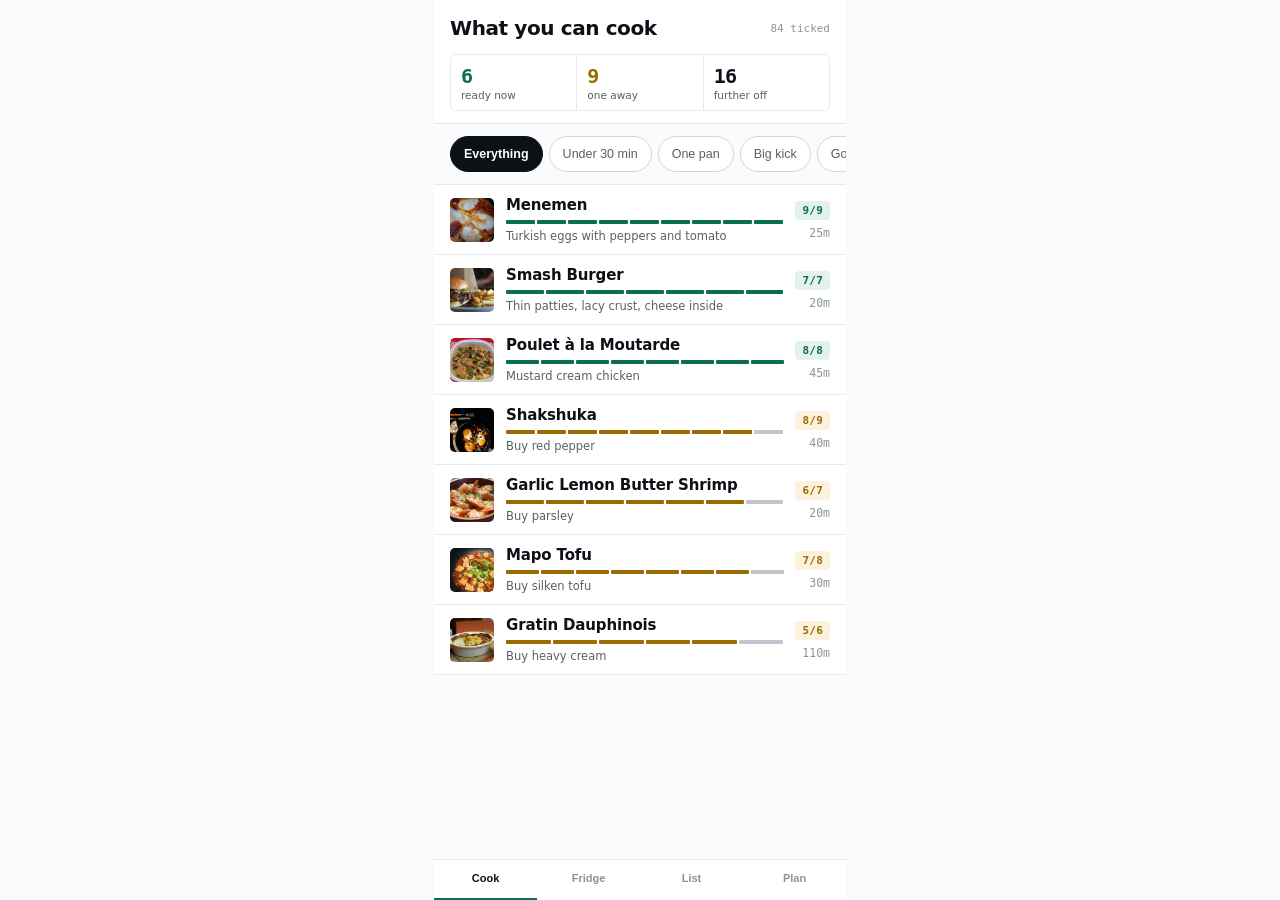
<file: redesign/c-readiness.html>
<!doctype html><html lang="en"><head><meta charset="utf-8">
<meta name="viewport" content="width=device-width,initial-scale=1">
<title>C &middot; Readiness</title>
<style>
/* ── C · READINESS ──────────────────────────────────────────────────────────
   A tool, not a magazine. Every dish is a row scored by how close it is to
   cookable, and the score is the interface: one meter, sorted, no hunting.
   Dense on purpose — eleven dishes fit where the old card list showed two. */
:root{
  --bg:#FAFBFC; --panel:#FFFFFF; --ink:#0D1117; --ink-2:#586069; --ink-3:#8B949E;
  --line:#E6EAEF; --line-2:#CFD6DE;
  --go:#0B6E4F; --go-bg:#E4F2EC;
  --near:#9A6B00; --near-bg:#FBF1DC;
  --far:#C0C6CD;
  --sans:system-ui,-apple-system,"Segoe UI",Roboto,sans-serif;
  --num:ui-monospace,"Roboto Mono",Consolas,monospace;
}
*{box-sizing:border-box}
body{margin:0;background:var(--bg);color:var(--ink);font-family:var(--sans);
     -webkit-font-smoothing:antialiased}
.phone{max-width:412px;margin:0 auto;padding-bottom:84px}

header{padding:16px 16px 12px;background:var(--panel);border-bottom:1px solid var(--line)}
.t1{display:flex;align-items:center;justify-content:space-between}
h1{margin:0;font-size:20px;font-weight:700;letter-spacing:-.02em}
.stamp{font-family:var(--num);font-size:11px;color:var(--ink-3)}

/* the whole kitchen in one line of numbers */
.tally{display:grid;grid-template-columns:repeat(3,1fr);gap:1px;margin-top:14px;
       background:var(--line);border:1px solid var(--line);border-radius:6px;
       overflow:hidden}
.tally div{background:var(--panel);padding:9px 10px}
.tally b{display:block;font-family:var(--num);font-size:20px;font-weight:700;
         letter-spacing:-.03em;font-variant-numeric:tabular-nums}
.tally span{display:block;font-size:10.5px;color:var(--ink-2);margin-top:1px}
.tally .g b{color:var(--go)} .tally .n b{color:var(--near)}

.filters{display:flex;gap:6px;padding:12px 16px;overflow-x:auto}
.chip{flex:0 0 auto;border:1px solid var(--line-2);background:var(--panel);
      border-radius:999px;padding:7px 13px;font-size:12.5px;color:var(--ink-2);
      min-height:36px}
.chip.on{background:var(--ink);border-color:var(--ink);color:#fff;font-weight:600}

.rows{list-style:none;margin:0;padding:0;background:var(--panel);
      border-top:1px solid var(--line);border-bottom:1px solid var(--line)}
.rows li{display:flex;gap:12px;align-items:center;padding:11px 16px;
         border-bottom:1px solid var(--line);min-height:64px}
.rows li:last-child{border-bottom:0}
.rows img{width:44px;height:44px;border-radius:5px;object-fit:cover;flex:0 0 auto}
.mid{flex:1;min-width:0}
.nm{display:block;font-size:15px;font-weight:600;letter-spacing:-.01em;
    white-space:nowrap;overflow:hidden;text-overflow:ellipsis}

/* the meter — the signature. Segments, not a smooth bar: each segment is one
   ingredient, so "one away" is something you can count. */
.meter{display:flex;gap:2px;margin-top:6px}
.meter i{height:4px;flex:1;border-radius:1px;background:var(--far)}
.meter i.on{background:var(--go)}
.meter.near i.on{background:var(--near)}
.sub{display:block;font-size:11.5px;color:var(--ink-2);margin-top:5px}
.right{flex:0 0 auto;text-align:right}
.pill{display:inline-block;font-family:var(--num);font-size:11px;font-weight:700;
      padding:3px 7px;border-radius:4px;letter-spacing:.02em}
.pill.go{background:var(--go-bg);color:var(--go)}
.pill.near{background:var(--near-bg);color:var(--near)}
.mins{display:block;font-family:var(--num);font-size:11.5px;color:var(--ink-3);
      margin-top:6px;font-variant-numeric:tabular-nums}

nav{position:fixed;left:0;right:0;bottom:0;max-width:412px;margin:0 auto;
    background:var(--panel);border-top:1px solid var(--line);
    display:grid;grid-template-columns:repeat(4,1fr)}
nav button{background:none;border:0;padding:12px 0 16px;color:var(--ink-3);
  font-size:11px;font-weight:600}
nav button[aria-current]{color:var(--ink);box-shadow:inset 0 -2px 0 var(--go)}
</style></head><body><div class="phone">

<header>
  <div class="t1"><h1>What you can cook</h1><span class="stamp">84 ticked</span></div>
  <div class="tally">
    <div class="g"><b>6</b><span>ready now</span></div>
    <div class="n"><b>9</b><span>one away</span></div>
    <div><b>16</b><span>further off</span></div>
  </div>
</header>

<div class="filters">
  <button class="chip on">Everything</button><button class="chip">Under 30 min</button>
  <button class="chip">One pan</button><button class="chip">Big kick</button>
  <button class="chip">Going off soon</button>
</div>

<ul class="rows">
  <li><img src="../img/menemen.webp" alt="">
    <div class="mid"><span class="nm">Menemen</span>
      <div class="meter"><i class="on"></i><i class="on"></i><i class="on"></i><i class="on"></i><i class="on"></i><i class="on"></i><i class="on"></i><i class="on"></i><i class="on"></i></div>
      <span class="sub">Turkish eggs with peppers and tomato</span></div>
    <div class="right"><span class="pill go">9/9</span><span class="mins">25m</span></div></li>

  <li><img src="../img/smash-burger.webp" alt="">
    <div class="mid"><span class="nm">Smash Burger</span>
      <div class="meter"><i class="on"></i><i class="on"></i><i class="on"></i><i class="on"></i><i class="on"></i><i class="on"></i><i class="on"></i></div>
      <span class="sub">Thin patties, lacy crust, cheese inside</span></div>
    <div class="right"><span class="pill go">7/7</span><span class="mins">20m</span></div></li>

  <li><img src="../img/poulet-moutarde.webp" alt="">
    <div class="mid"><span class="nm">Poulet &agrave; la Moutarde</span>
      <div class="meter"><i class="on"></i><i class="on"></i><i class="on"></i><i class="on"></i><i class="on"></i><i class="on"></i><i class="on"></i><i class="on"></i></div>
      <span class="sub">Mustard cream chicken</span></div>
    <div class="right"><span class="pill go">8/8</span><span class="mins">45m</span></div></li>

  <li><img src="../img/shakshuka.webp" alt="">
    <div class="mid"><span class="nm">Shakshuka</span>
      <div class="meter near"><i class="on"></i><i class="on"></i><i class="on"></i><i class="on"></i><i class="on"></i><i class="on"></i><i class="on"></i><i class="on"></i><i></i></div>
      <span class="sub">Buy red pepper</span></div>
    <div class="right"><span class="pill near">8/9</span><span class="mins">40m</span></div></li>

  <li><img src="../img/crevettes-ail-citron.webp" alt="">
    <div class="mid"><span class="nm">Garlic Lemon Butter Shrimp</span>
      <div class="meter near"><i class="on"></i><i class="on"></i><i class="on"></i><i class="on"></i><i class="on"></i><i class="on"></i><i></i></div>
      <span class="sub">Buy parsley</span></div>
    <div class="right"><span class="pill near">6/7</span><span class="mins">20m</span></div></li>

  <li><img src="../img/mapo-tofu.webp" alt="">
    <div class="mid"><span class="nm">Mapo Tofu</span>
      <div class="meter near"><i class="on"></i><i class="on"></i><i class="on"></i><i class="on"></i><i class="on"></i><i class="on"></i><i class="on"></i><i></i></div>
      <span class="sub">Buy silken tofu</span></div>
    <div class="right"><span class="pill near">7/8</span><span class="mins">30m</span></div></li>

  <li><img src="../img/gratin-dauphinois.webp" alt="">
    <div class="mid"><span class="nm">Gratin Dauphinois</span>
      <div class="meter near"><i class="on"></i><i class="on"></i><i class="on"></i><i class="on"></i><i class="on"></i><i></i></div>
      <span class="sub">Buy heavy cream</span></div>
    <div class="right"><span class="pill near">5/6</span><span class="mins">110m</span></div></li>
</ul>

<nav><button aria-current="page">Cook</button><button>Fridge</button>
     <button>List</button><button>Plan</button></nav>
</div></body></html>
</file>
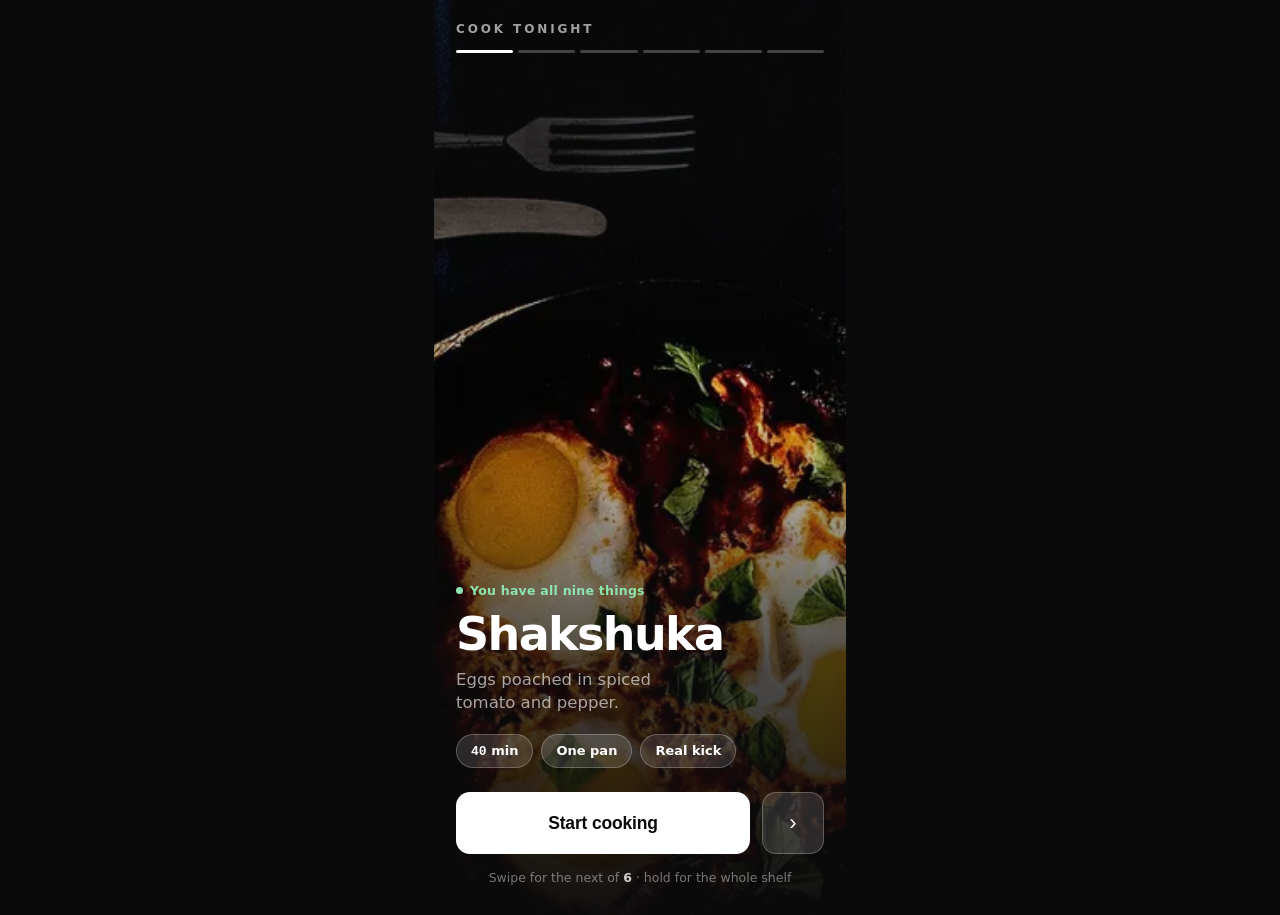
<file: redesign/d-tonight.html>
<!doctype html><html lang="en"><head><meta charset="utf-8">
<meta name="viewport" content="width=device-width,initial-scale=1">
<title>D &middot; Tonight</title>
<style>
/* ── D · TONIGHT ────────────────────────────────────────────────────────────
   No list at all. The app asks one question and answers it with one dish,
   full screen. Swipe for the next. Everything is thumb-sized because this is
   read from three feet away with oily hands — the deck is the whole idea,
   and browsing is a thing you opt into, not the front door.                */
:root{
  --ground:#0A0A0B; --ink:#FFFFFF; --ink-2:rgba(255,255,255,.62);
  --glass:rgba(255,255,255,.13); --edge:rgba(255,255,255,.24);
  --sans:system-ui,-apple-system,"Segoe UI",Roboto,sans-serif;
  --num:ui-monospace,"Roboto Mono",Consolas,monospace;
}
*{box-sizing:border-box}
body{margin:0;background:var(--ground);color:var(--ink);font-family:var(--sans);
     -webkit-font-smoothing:antialiased}
.phone{max-width:412px;margin:0 auto;position:relative;height:915px;overflow:hidden}

.shot{position:absolute;inset:0}
.shot img{width:100%;height:100%;object-fit:cover}
.shot::after{content:"";position:absolute;inset:0;
  background:linear-gradient(180deg,rgba(10,10,11,.72) 0 18%,rgba(10,10,11,.08) 42%,
             rgba(10,10,11,.72) 72%,rgba(10,10,11,.97) 100%)}

.layer{position:absolute;inset:0;display:flex;flex-direction:column;
       padding:22px 22px 30px}

.ask{font-size:12px;letter-spacing:.24em;text-transform:uppercase;font-weight:700;
     color:var(--ink-2)}
/* the deck position — you are on card 1 of 6, and you can feel the edge */
.pips{display:flex;gap:5px;margin-top:14px}
.pips i{height:3px;flex:1;border-radius:2px;background:rgba(255,255,255,.24)}
.pips i.on{background:#fff}

.body{margin-top:auto}
.tick{display:inline-flex;align-items:center;gap:7px;font-size:12.5px;
      font-weight:650;letter-spacing:.02em;color:#8FE3B0;margin-bottom:14px}
.tick i{width:7px;height:7px;border-radius:50%;background:#8FE3B0}

h1{margin:0;font-size:46px;line-height:.98;font-weight:700;letter-spacing:-.035em;
   text-wrap:balance}
.gloss{margin:12px 0 0;font-size:16.5px;line-height:1.35;color:var(--ink-2);
       max-width:20ch}

.facts{display:flex;gap:8px;margin:20px 0 0;flex-wrap:wrap}
.fact{border:1px solid var(--edge);background:var(--glass);border-radius:999px;
      padding:8px 14px;font-size:13px;font-weight:600}
.fact b{font-family:var(--num);font-variant-numeric:tabular-nums}

.acts{display:flex;gap:12px;margin-top:24px}
.big{flex:1;min-height:62px;border:0;border-radius:14px;background:#fff;
     color:#0A0A0B;font-size:17.5px;font-weight:700;letter-spacing:-.01em}
.skip{flex:0 0 62px;min-height:62px;border:1px solid var(--edge);border-radius:14px;
      background:var(--glass);color:#fff;font-size:22px}
.hint{margin:16px 0 0;text-align:center;font-size:12.5px;color:rgba(255,255,255,.44)}
.hint b{color:rgba(255,255,255,.8);font-weight:600}
</style></head><body><div class="phone">

<div class="shot"><img src="../img/shakshuka.webp" alt=""></div>

<div class="layer">
  <span class="ask">Cook tonight</span>
  <div class="pips"><i class="on"></i><i></i><i></i><i></i><i></i><i></i></div>

  <div class="body">
    <span class="tick"><i></i>You have all nine things</span>
    <h1>Shakshuka</h1>
    <p class="gloss">Eggs poached in spiced tomato and pepper.</p>

    <div class="facts">
      <span class="fact"><b>40</b> min</span>
      <span class="fact">One pan</span>
      <span class="fact">Real kick</span>
    </div>

    <div class="acts">
      <button class="big">Start cooking</button>
      <button class="skip" aria-label="Show me another">&rsaquo;</button>
    </div>
    <p class="hint">Swipe for the next of <b>6</b> &middot; hold for the whole shelf</p>
  </div>
</div>
</div></body></html>
</file>
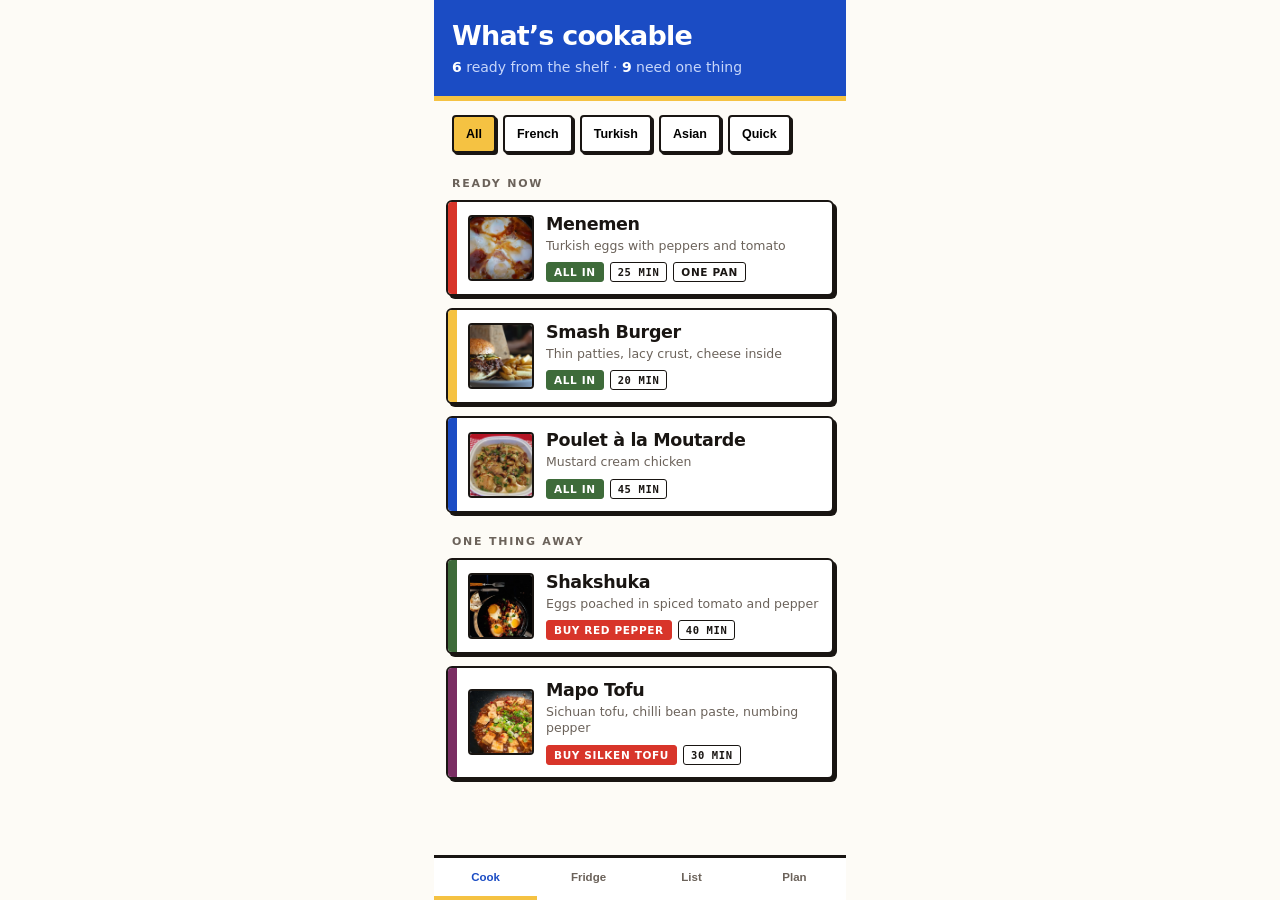
<file: redesign/e-epicerie.html>
<!doctype html><html lang="en"><head><meta charset="utf-8">
<meta name="viewport" content="width=device-width,initial-scale=1">
<title>E &middot; &Eacute;picerie</title>
<style>
/* ── E · ÉPICERIE ───────────────────────────────────────────────────────────
   The colours of a French grocer's shelf: cobalt tins, tomato labels, butter
   yellow, printed on warm white. Cuisine is the colour — a dish is French or
   Turkish or Sichuan before it is anything else, and you learn the shelf by
   its colour the way you learn a supermarket aisle.                        */
:root{
  --paper:#FDFBF6; --card:#FFFFFF; --ink:#191512; --ink-2:#6B625A; --line:#EBE3D7;
  --cobalt:#1B4CC4; --tomato:#D8352A; --butter:#F5C242; --olive:#3E6B3A;
  --plum:#7A2E63;
  --sans:system-ui,-apple-system,"Segoe UI",Roboto,sans-serif;
  --num:ui-monospace,"Roboto Mono",Consolas,monospace;
}
*{box-sizing:border-box}
body{margin:0;background:var(--paper);color:var(--ink);font-family:var(--sans);
     -webkit-font-smoothing:antialiased}
.phone{max-width:412px;margin:0 auto;padding-bottom:84px}

/* the banner — a printed label, cobalt like a tin of sardines */
header{background:var(--cobalt);color:#fff;padding:20px 18px 18px;
       border-bottom:5px solid var(--butter)}
header h1{margin:0;font-size:27px;font-weight:800;letter-spacing:-.03em}
header p{margin:7px 0 0;font-size:14px;color:#C7D6FA;line-height:1.4}
header b{color:#fff;font-weight:700}

.band{display:flex;gap:7px;padding:14px 18px;overflow-x:auto}
.tag{flex:0 0 auto;border:2px solid var(--ink);background:#fff;border-radius:4px;
     padding:7px 12px;font-size:12.5px;font-weight:700;min-height:38px;
     box-shadow:2px 2px 0 var(--ink)}
.tag.on{background:var(--butter)}

.sec{margin:10px 18px 0;font-size:11px;letter-spacing:.16em;text-transform:uppercase;
     font-weight:800;color:var(--ink-2)}

.list{list-style:none;margin:10px 12px 0;padding:0;display:grid;gap:12px}
/* each card wears its cuisine's colour on the left edge — the only place the
   colour does a job rather than decorate */
.c{position:relative;background:var(--card);border:2px solid var(--ink);
   border-radius:6px;overflow:hidden;box-shadow:3px 3px 0 var(--ink)}
.c .strip{position:absolute;left:0;top:0;bottom:0;width:9px}
.fr .strip{background:var(--cobalt)} .tr .strip{background:var(--tomato)}
.me .strip{background:var(--olive)} .as .strip{background:var(--plum)}
.am .strip{background:var(--butter)}
.in{display:flex;gap:12px;padding:12px 12px 12px 20px;align-items:center}
.in img{width:66px;height:66px;border-radius:4px;object-fit:cover;flex:0 0 auto;
        border:2px solid var(--ink)}
.txt{flex:1;min-width:0}
.txt h3{margin:0;font-size:17.5px;font-weight:750;letter-spacing:-.02em;line-height:1.15}
.txt p{margin:4px 0 0;font-size:12.5px;color:var(--ink-2);line-height:1.3}
.badges{display:flex;gap:6px;margin-top:8px;flex-wrap:wrap}
.b{font-size:10.5px;font-weight:800;letter-spacing:.06em;text-transform:uppercase;
   padding:3px 7px;border-radius:3px;border:1.5px solid var(--ink)}
.b.ok{background:var(--olive);color:#fff;border-color:var(--olive)}
.b.buy{background:var(--tomato);color:#fff;border-color:var(--tomato)}
.b.min{background:#fff;font-family:var(--num);font-variant-numeric:tabular-nums}

nav{position:fixed;left:0;right:0;bottom:0;max-width:412px;margin:0 auto;
    background:#fff;border-top:3px solid var(--ink);
    display:grid;grid-template-columns:repeat(4,1fr)}
nav button{background:none;border:0;padding:13px 0 17px;color:var(--ink-2);
  font-size:11.5px;font-weight:750}
nav button[aria-current]{color:var(--cobalt);box-shadow:inset 0 -4px 0 var(--butter)}
</style></head><body><div class="phone">

<header>
  <h1>What&rsquo;s cookable</h1>
  <p><b>6</b> ready from the shelf &middot; <b>9</b> need one thing</p>
</header>

<div class="band">
  <button class="tag on">All</button><button class="tag">French</button>
  <button class="tag">Turkish</button><button class="tag">Asian</button>
  <button class="tag">Quick</button>
</div>

<p class="sec">Ready now</p>
<ul class="list">
  <li class="c tr"><span class="strip"></span><div class="in">
    <img src="../img/menemen.webp" alt="">
    <div class="txt"><h3>Menemen</h3><p>Turkish eggs with peppers and tomato</p>
      <div class="badges"><span class="b ok">All in</span><span class="b min">25 MIN</span>
        <span class="b">One pan</span></div></div></div></li>

  <li class="c am"><span class="strip"></span><div class="in">
    <img src="../img/smash-burger.webp" alt="">
    <div class="txt"><h3>Smash Burger</h3><p>Thin patties, lacy crust, cheese inside</p>
      <div class="badges"><span class="b ok">All in</span><span class="b min">20 MIN</span></div></div></div></li>

  <li class="c fr"><span class="strip"></span><div class="in">
    <img src="../img/poulet-moutarde.webp" alt="">
    <div class="txt"><h3>Poulet &agrave; la Moutarde</h3><p>Mustard cream chicken</p>
      <div class="badges"><span class="b ok">All in</span><span class="b min">45 MIN</span></div></div></div></li>
</ul>

<p class="sec" style="margin-top:22px">One thing away</p>
<ul class="list">
  <li class="c me"><span class="strip"></span><div class="in">
    <img src="../img/shakshuka.webp" alt="">
    <div class="txt"><h3>Shakshuka</h3><p>Eggs poached in spiced tomato and pepper</p>
      <div class="badges"><span class="b buy">Buy red pepper</span><span class="b min">40 MIN</span></div></div></div></li>

  <li class="c as"><span class="strip"></span><div class="in">
    <img src="../img/mapo-tofu.webp" alt="">
    <div class="txt"><h3>Mapo Tofu</h3><p>Sichuan tofu, chilli bean paste, numbing pepper</p>
      <div class="badges"><span class="b buy">Buy silken tofu</span><span class="b min">30 MIN</span></div></div></div></li>
</ul>

<nav><button aria-current="page">Cook</button><button>Fridge</button>
     <button>List</button><button>Plan</button></nav>
</div></body></html>
</file>
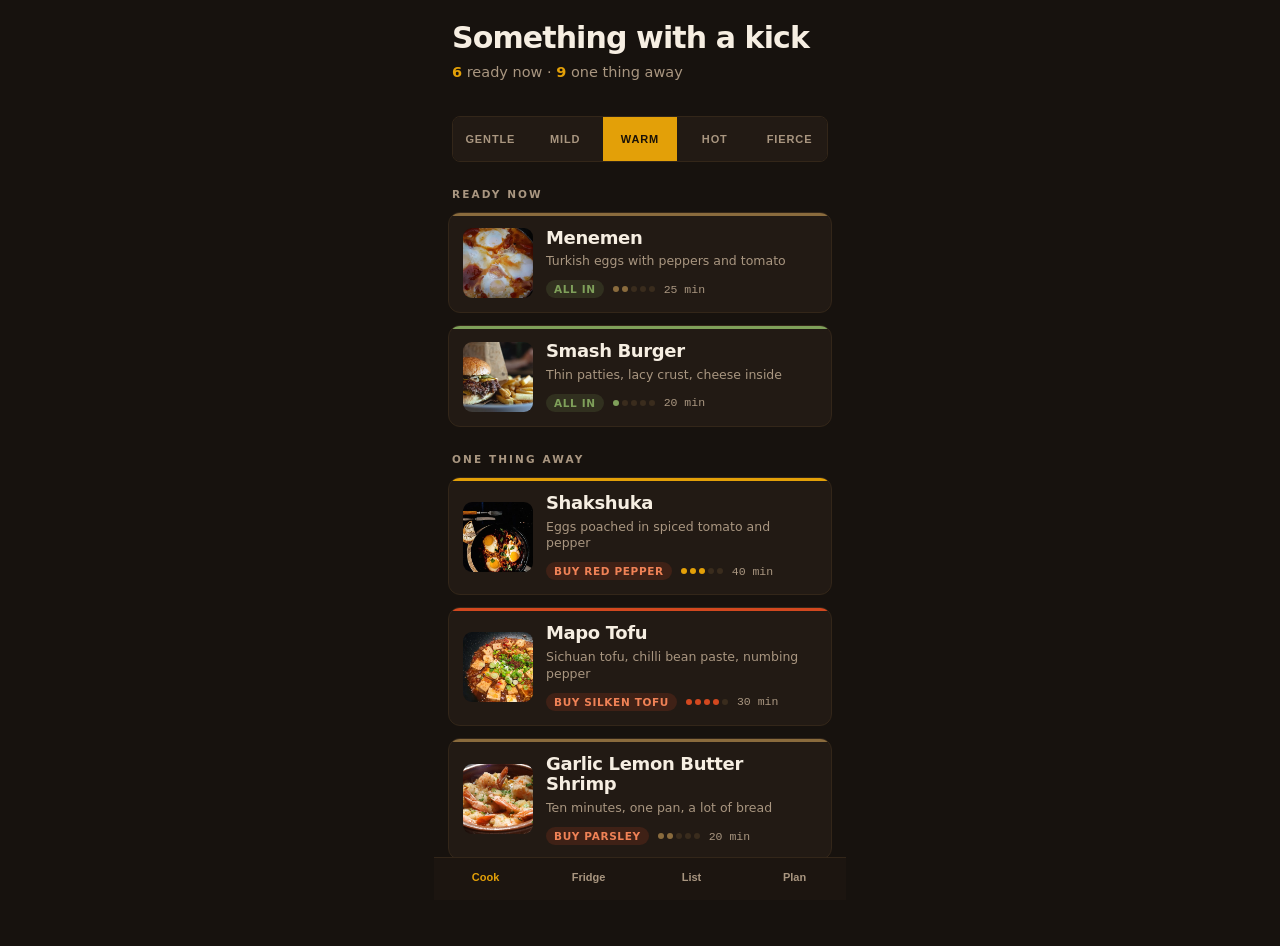
<file: redesign/f-spice.html>
<!doctype html><html lang="en"><head><meta charset="utf-8">
<meta name="viewport" content="width=device-width,initial-scale=1">
<title>F &middot; Spice</title>
<style>
/* ── F · SPICE ──────────────────────────────────────────────────────────────
   Every colour is lifted from the spice rack: turmeric, paprika, sumac, cumin,
   pistachio. Heat is the organising idea — a dish carries the colour of how
   hot it is, so the screen warms up as you scroll toward the fierce end. That
   is Jerome's own brief: food should have a kick.                          */
:root{
  --ground:#17120E; --raised:#221A14; --line:#332619;
  --ink:#F6EEE2; --ink-2:#A99680;
  --turmeric:#E3A008; --paprika:#D2481F; --sumac:#8E2B3E;
  --cumin:#8A6B3D; --pistachio:#7FA05A;
  --sans:system-ui,-apple-system,"Segoe UI",Roboto,sans-serif;
  --num:ui-monospace,"Roboto Mono",Consolas,monospace;
}
*{box-sizing:border-box}
body{margin:0;background:var(--ground);color:var(--ink);font-family:var(--sans);
     -webkit-font-smoothing:antialiased}
.phone{max-width:412px;margin:0 auto;padding-bottom:86px}

header{padding:22px 18px 16px}
header h1{margin:0;font-size:30px;font-weight:700;letter-spacing:-.03em;line-height:1.05}
header p{margin:8px 0 0;font-size:14.5px;color:var(--ink-2);line-height:1.4}
header b{color:var(--turmeric);font-weight:700}

/* the heat rail — five spices, five levels, and it doubles as the filter */
.heat{display:flex;gap:0;margin:18px 18px 0;border-radius:8px;overflow:hidden;
      border:1px solid var(--line)}
.heat button{flex:1;border:0;padding:11px 0 10px;background:var(--raised);
  color:var(--ink-2);font-size:11px;font-weight:700;letter-spacing:.08em;
  text-transform:uppercase;min-height:44px}
.heat button.on{color:#1A1208}
.heat .h1.on{background:var(--pistachio)} .heat .h2.on{background:var(--cumin);color:#fff}
.heat .h3.on{background:var(--turmeric)}  .heat .h4.on{background:var(--paprika);color:#fff}
.heat .h5.on{background:var(--sumac);color:#fff}

.sec{margin:26px 18px 0;font-size:10.5px;letter-spacing:.2em;text-transform:uppercase;
     font-weight:700;color:var(--ink-2)}

.list{list-style:none;margin:12px 14px 0;padding:0;display:grid;gap:12px}
.c{position:relative;background:var(--raised);border:1px solid var(--line);
   border-radius:12px;overflow:hidden}
/* the dish's own heat, as a wash across the top of its card */
.c .glow{position:absolute;inset:0 0 auto 0;height:3px}
.s1 .glow{background:var(--pistachio)} .s2 .glow{background:var(--cumin)}
.s3 .glow{background:var(--turmeric)}  .s4 .glow{background:var(--paprika)}
.s5 .glow{background:var(--sumac)}
.in{display:flex;gap:13px;padding:15px 14px 14px;align-items:center}
.in img{width:70px;height:70px;border-radius:9px;object-fit:cover;flex:0 0 auto}
.txt{flex:1;min-width:0}
.txt h3{margin:0;font-size:18px;font-weight:650;letter-spacing:-.02em;line-height:1.15}
.txt p{margin:5px 0 0;font-size:12.5px;color:var(--ink-2);line-height:1.35}
.row{display:flex;align-items:center;gap:9px;margin-top:10px;flex-wrap:wrap}
.mins{font-family:var(--num);font-size:11.5px;color:var(--ink-2);
      font-variant-numeric:tabular-nums}
/* heat as seeds, not a number — five is a real thing you can see at a glance */
.seeds{display:flex;gap:3px}
.seeds i{width:6px;height:6px;border-radius:50%;background:#3A2C1D}
.s1 .seeds i:nth-child(-n+1){background:var(--pistachio)}
.s2 .seeds i:nth-child(-n+2){background:var(--cumin)}
.s3 .seeds i:nth-child(-n+3){background:var(--turmeric)}
.s4 .seeds i:nth-child(-n+4){background:var(--paprika)}
.s5 .seeds i:nth-child(-n+5){background:var(--sumac)}
.pill{font-size:10.5px;font-weight:700;letter-spacing:.06em;text-transform:uppercase;
      padding:3px 8px;border-radius:999px}
.pill.ok{background:rgba(127,160,90,.16);color:var(--pistachio)}
.pill.buy{background:rgba(210,72,31,.16);color:#F08256}

nav{position:fixed;left:0;right:0;bottom:0;max-width:412px;margin:0 auto;
    background:#1C1510;border-top:1px solid var(--line);
    display:grid;grid-template-columns:repeat(4,1fr)}
nav button{background:none;border:0;padding:13px 0 17px;color:var(--ink-2);
  font-size:11px;font-weight:650}
nav button[aria-current]{color:var(--turmeric)}
</style></head><body><div class="phone">

<header>
  <h1>Something with a kick</h1>
  <p><b>6</b> ready now &middot; <b>9</b> one thing away</p>
</header>

<div class="heat">
  <button class="h1">Gentle</button><button class="h2">Mild</button>
  <button class="h3 on">Warm</button><button class="h4">Hot</button>
  <button class="h5">Fierce</button>
</div>

<p class="sec">Ready now</p>
<ul class="list">
  <li class="c s2"><span class="glow"></span><div class="in">
    <img src="../img/menemen.webp" alt="">
    <div class="txt"><h3>Menemen</h3><p>Turkish eggs with peppers and tomato</p>
      <div class="row"><span class="pill ok">All in</span>
        <span class="seeds"><i></i><i></i><i></i><i></i><i></i></span>
        <span class="mins">25 min</span></div></div></div></li>

  <li class="c s1"><span class="glow"></span><div class="in">
    <img src="../img/smash-burger.webp" alt="">
    <div class="txt"><h3>Smash Burger</h3><p>Thin patties, lacy crust, cheese inside</p>
      <div class="row"><span class="pill ok">All in</span>
        <span class="seeds"><i></i><i></i><i></i><i></i><i></i></span>
        <span class="mins">20 min</span></div></div></div></li>
</ul>

<p class="sec">One thing away</p>
<ul class="list">
  <li class="c s3"><span class="glow"></span><div class="in">
    <img src="../img/shakshuka.webp" alt="">
    <div class="txt"><h3>Shakshuka</h3><p>Eggs poached in spiced tomato and pepper</p>
      <div class="row"><span class="pill buy">Buy red pepper</span>
        <span class="seeds"><i></i><i></i><i></i><i></i><i></i></span>
        <span class="mins">40 min</span></div></div></div></li>

  <li class="c s4"><span class="glow"></span><div class="in">
    <img src="../img/mapo-tofu.webp" alt="">
    <div class="txt"><h3>Mapo Tofu</h3><p>Sichuan tofu, chilli bean paste, numbing pepper</p>
      <div class="row"><span class="pill buy">Buy silken tofu</span>
        <span class="seeds"><i></i><i></i><i></i><i></i><i></i></span>
        <span class="mins">30 min</span></div></div></div></li>

  <li class="c s2"><span class="glow"></span><div class="in">
    <img src="../img/crevettes-ail-citron.webp" alt="">
    <div class="txt"><h3>Garlic Lemon Butter Shrimp</h3><p>Ten minutes, one pan, a lot of bread</p>
      <div class="row"><span class="pill buy">Buy parsley</span>
        <span class="seeds"><i></i><i></i><i></i><i></i><i></i></span>
        <span class="mins">20 min</span></div></div></div></li>
</ul>

<nav><button aria-current="page">Cook</button><button>Fridge</button>
     <button>List</button><button>Plan</button></nav>
</div></body></html>
</file>
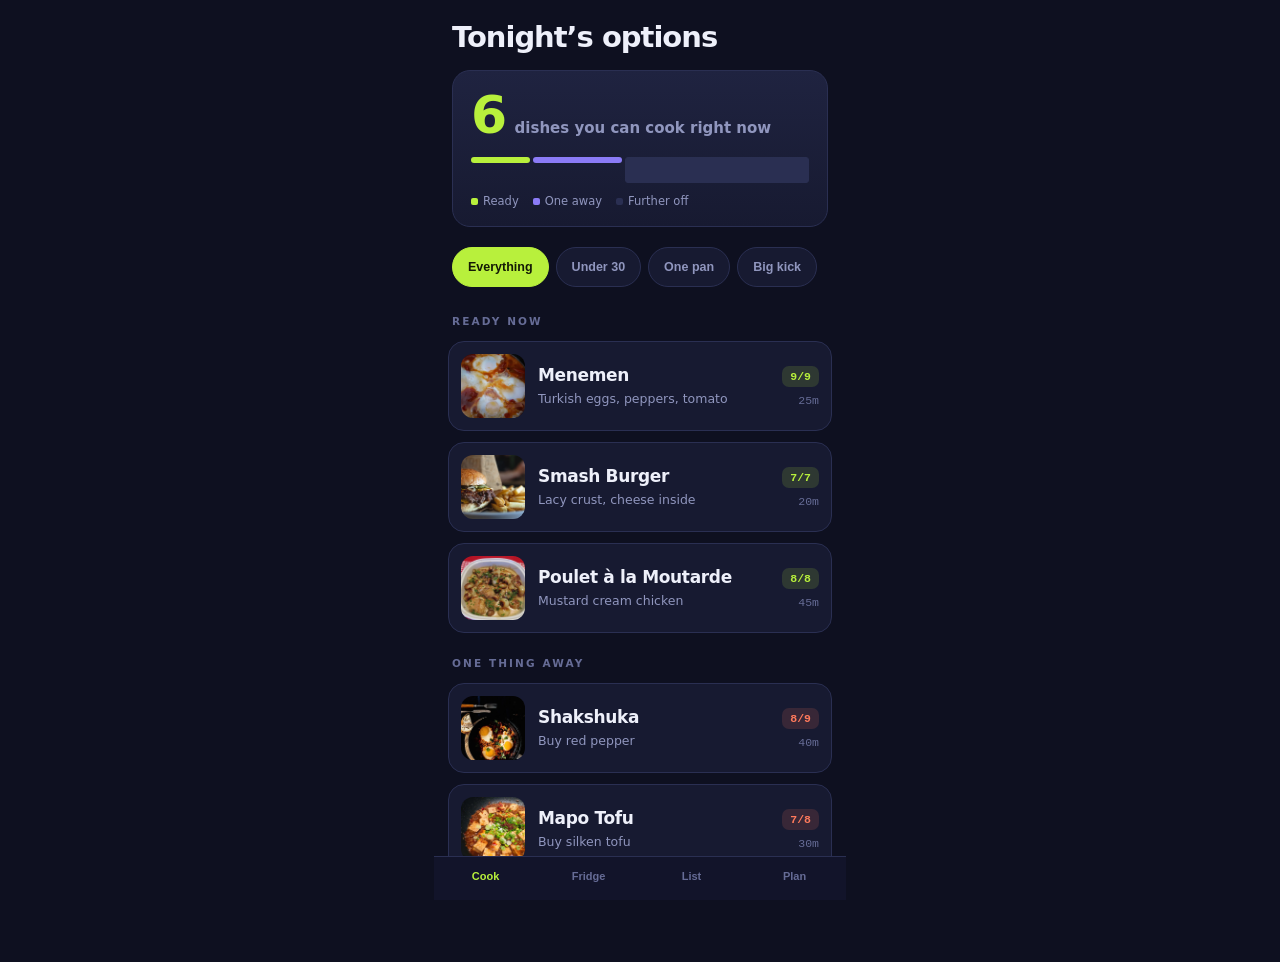
<file: redesign/g-afterdark.html>
<!doctype html><html lang="en"><head><meta charset="utf-8">
<meta name="viewport" content="width=device-width,initial-scale=1">
<title>G &middot; After Dark</title>
<style>
/* ── G · AFTER DARK ─────────────────────────────────────────────────────────
   The modern product look, done properly: deep indigo ground, one electric
   lime that only ever means "you can cook this", coral only for "you can't".
   Colour is never decoration here — if something is bright, it is telling you
   whether you can eat tonight.                                             */
:root{
  --ground:#0E1020; --raised:#171A31; --raised-2:#1F2340; --line:#2A2F52;
  --ink:#EEF0FA; --ink-2:#9096BE; --ink-3:#666C96;
  --lime:#B8F03C; --lime-ink:#141A05;
  --coral:#FF7A5C; --violet:#8B7BF7;
  --sans:system-ui,-apple-system,"Segoe UI",Roboto,sans-serif;
  --num:ui-monospace,"Roboto Mono",Consolas,monospace;
}
*{box-sizing:border-box}
body{margin:0;background:var(--ground);color:var(--ink);font-family:var(--sans);
     -webkit-font-smoothing:antialiased}
.phone{max-width:412px;margin:0 auto;padding-bottom:88px}

header{padding:22px 18px 0}
header h1{margin:0;font-size:29px;font-weight:750;letter-spacing:-.035em;line-height:1.04}

/* the score card — the one big number, because it is the whole answer */
.score{margin:18px 0 0;background:linear-gradient(180deg,var(--raised-2),var(--raised));
       border:1px solid var(--line);border-radius:18px;padding:18px}
.score .big{display:flex;align-items:baseline;gap:10px}
.score .n{font-size:52px;font-weight:800;letter-spacing:-.05em;color:var(--lime);
          font-variant-numeric:tabular-nums;line-height:1}
.score .u{font-size:15px;color:var(--ink-2);font-weight:600}
.score .bar{display:flex;gap:3px;margin-top:16px}
.score .bar i{height:6px;border-radius:3px}
.score .bar .a{flex:6;background:var(--lime)}
.score .bar .b{flex:9;background:var(--violet)}
.score .bar .c{flex:16;background:var(--line)}
.score .key{display:flex;gap:14px;margin-top:11px;font-size:11.5px;color:var(--ink-2)}
.score .key i{display:inline-block;width:7px;height:7px;border-radius:2px;
              margin-right:5px}
.k1 i{background:var(--lime)} .k2 i{background:var(--violet)}

.tabs{display:flex;gap:7px;padding:20px 18px 4px;overflow-x:auto}
.tab{flex:0 0 auto;background:var(--raised);border:1px solid var(--line);
     color:var(--ink-2);border-radius:999px;padding:9px 15px;font-size:12.5px;
     font-weight:600;min-height:40px}
.tab.on{background:var(--lime);border-color:var(--lime);color:var(--lime-ink);font-weight:750}

.list{list-style:none;margin:14px 14px 0;padding:0;display:grid;gap:11px}
.c{display:flex;gap:13px;align-items:center;background:var(--raised);
   border:1px solid var(--line);border-radius:16px;padding:12px}
.c img{width:64px;height:64px;border-radius:12px;object-fit:cover;flex:0 0 auto}
.t{flex:1;min-width:0}
.t h3{margin:0;font-size:17px;font-weight:650;letter-spacing:-.02em;line-height:1.15}
.t p{margin:5px 0 0;font-size:12.5px;color:var(--ink-2)}
.r{flex:0 0 auto;text-align:right}
.chip{display:inline-block;font-family:var(--num);font-size:11.5px;font-weight:700;
      padding:4px 8px;border-radius:7px;font-variant-numeric:tabular-nums}
.chip.go{background:rgba(184,240,60,.14);color:var(--lime)}
.chip.buy{background:rgba(255,122,92,.14);color:var(--coral)}
.mins{display:block;font-family:var(--num);font-size:11.5px;color:var(--ink-3);
      margin-top:7px}
.sec{margin:24px 18px 0;font-size:10.5px;letter-spacing:.2em;text-transform:uppercase;
     font-weight:700;color:var(--ink-3)}

nav{position:fixed;left:0;right:0;bottom:0;max-width:412px;margin:0 auto;
    background:#12142A;border-top:1px solid var(--line);
    display:grid;grid-template-columns:repeat(4,1fr)}
nav button{background:none;border:0;padding:13px 0 18px;color:var(--ink-3);
  font-size:11px;font-weight:650}
nav button[aria-current]{color:var(--lime)}
</style></head><body><div class="phone">

<header>
  <h1>Tonight&rsquo;s options</h1>
  <div class="score">
    <div class="big"><span class="n">6</span><span class="u">dishes you can cook right now</span></div>
    <div class="bar"><i class="a"></i><i class="b"></i><i class="c"></i></div>
    <div class="key"><span class="k1"><i></i>Ready</span>
      <span class="k2"><i></i>One away</span>
      <span><i style="background:var(--line)"></i>Further off</span></div>
  </div>
</header>

<div class="tabs">
  <button class="tab on">Everything</button><button class="tab">Under 30</button>
  <button class="tab">One pan</button><button class="tab">Big kick</button>
</div>

<p class="sec">Ready now</p>
<ul class="list">
  <li class="c"><img src="../img/menemen.webp" alt="">
    <div class="t"><h3>Menemen</h3><p>Turkish eggs, peppers, tomato</p></div>
    <div class="r"><span class="chip go">9/9</span><span class="mins">25m</span></div></li>
  <li class="c"><img src="../img/smash-burger.webp" alt="">
    <div class="t"><h3>Smash Burger</h3><p>Lacy crust, cheese inside</p></div>
    <div class="r"><span class="chip go">7/7</span><span class="mins">20m</span></div></li>
  <li class="c"><img src="../img/poulet-moutarde.webp" alt="">
    <div class="t"><h3>Poulet &agrave; la Moutarde</h3><p>Mustard cream chicken</p></div>
    <div class="r"><span class="chip go">8/8</span><span class="mins">45m</span></div></li>
</ul>

<p class="sec">One thing away</p>
<ul class="list">
  <li class="c"><img src="../img/shakshuka.webp" alt="">
    <div class="t"><h3>Shakshuka</h3><p>Buy red pepper</p></div>
    <div class="r"><span class="chip buy">8/9</span><span class="mins">40m</span></div></li>
  <li class="c"><img src="../img/mapo-tofu.webp" alt="">
    <div class="t"><h3>Mapo Tofu</h3><p>Buy silken tofu</p></div>
    <div class="r"><span class="chip buy">7/8</span><span class="mins">30m</span></div></li>
</ul>

<nav><button aria-current="page">Cook</button><button>Fridge</button>
     <button>List</button><button>Plan</button></nav>
</div></body></html>
</file>
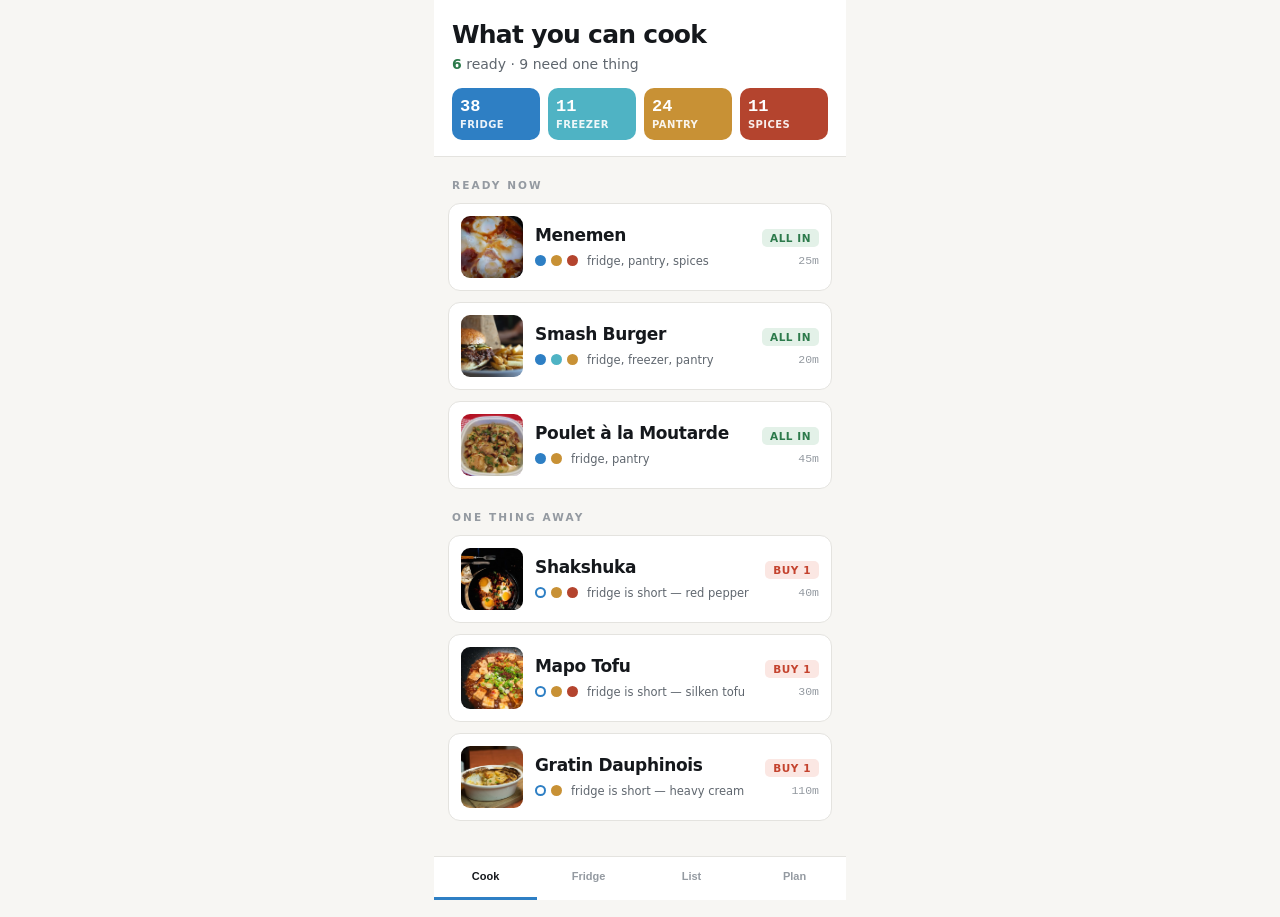
<file: redesign/h-shelves.html>
<!doctype html><html lang="en"><head><meta charset="utf-8">
<meta name="viewport" content="width=device-width,initial-scale=1">
<title>H &middot; Shelves</title>
<style>
/* ── H · SHELVES ────────────────────────────────────────────────────────────
   Colour with a job. The four places food lives each own a hue, and that hue
   follows you everywhere: the fridge is cold blue, the freezer ice, the pantry
   wheat, the spice rack rust. Glance at a dish and its coloured beads tell you
   which shelves you will be opening — and which one is letting you down.   */
:root{
  --paper:#F7F6F3; --card:#FFFFFF; --ink:#15181C; --ink-2:#5F666E; --ink-3:#949AA1;
  --line:#E4E3DF;
  --fridge:#2E7FC4; --freezer:#4FB3C4; --pantry:#C89135; --spice:#B4442E;
  --go:#2C7A4B; --buy:#C4432E;
  --sans:system-ui,-apple-system,"Segoe UI",Roboto,sans-serif;
  --num:ui-monospace,"Roboto Mono",Consolas,monospace;
}
*{box-sizing:border-box}
body{margin:0;background:var(--paper);color:var(--ink);font-family:var(--sans);
     -webkit-font-smoothing:antialiased}
.phone{max-width:412px;margin:0 auto;padding-bottom:96px}

header{background:var(--card);padding:20px 18px 16px;border-bottom:1px solid var(--line)}
header h1{margin:0;font-size:25px;font-weight:750;letter-spacing:-.03em}
header p{margin:7px 0 0;font-size:14px;color:var(--ink-2)}
header > p b{color:var(--go);font-weight:750}

/* the four shelves, always visible, always the same colours */
.shelves{display:grid;grid-template-columns:repeat(4,1fr);gap:8px;margin-top:16px}
.sh{border-radius:10px;padding:10px 8px;color:#fff;text-align:left}
.sh b{display:block;font-family:var(--num);font-size:17px;font-weight:700;
      font-variant-numeric:tabular-nums;line-height:1}
.sh span{display:block;font-size:10px;margin-top:4px;opacity:.9;font-weight:600;
         letter-spacing:.04em}
.sh.f{background:var(--fridge)} .sh.z{background:var(--freezer)}
.sh.p{background:var(--pantry)} .sh.s{background:var(--spice)}

.sec{margin:22px 18px 0;font-size:10.5px;letter-spacing:.2em;text-transform:uppercase;
     font-weight:750;color:var(--ink-3)}

.list{list-style:none;margin:12px 14px 0;padding:0;display:grid;gap:11px}
.c{display:flex;gap:12px;align-items:center;background:var(--card);
   border:1px solid var(--line);border-radius:12px;padding:12px}
.c img{width:62px;height:62px;border-radius:9px;object-fit:cover;flex:0 0 auto}
.t{flex:1;min-width:0}
.t h3{margin:0;font-size:17px;font-weight:650;letter-spacing:-.02em;line-height:1.15}
/* beads: one per shelf the dish draws on, hollow when that shelf is short */
.beads{display:flex;gap:5px;margin-top:8px;align-items:center}
.beads i{width:11px;height:11px;border-radius:50%}
.beads .f{background:var(--fridge)} .beads .z{background:var(--freezer)}
.beads .p{background:var(--pantry)} .beads .s{background:var(--spice)}
.beads i.out{background:transparent;box-shadow:inset 0 0 0 2px currentColor}
.beads .f.out{color:var(--fridge)} .beads .p.out{color:var(--pantry)}
.beads .s.out{color:var(--spice)}
.beads em{font-style:normal;font-size:11.5px;color:var(--ink-2);margin-left:4px}
.r{flex:0 0 auto;text-align:right}
.tag{display:inline-block;font-size:10.5px;font-weight:750;letter-spacing:.05em;
     text-transform:uppercase;padding:3px 8px;border-radius:5px}
.tag.go{background:#E3F1E8;color:var(--go)}
.tag.buy{background:#FBE7E3;color:var(--buy)}
.mins{display:block;font-family:var(--num);font-size:11.5px;color:var(--ink-3);
      margin-top:7px;font-variant-numeric:tabular-nums}

/* the nav wears the shelf colours too, so the app never stops telling you
   where you are */
nav{position:fixed;left:0;right:0;bottom:0;max-width:412px;margin:0 auto;
    background:var(--card);border-top:1px solid var(--line);
    display:grid;grid-template-columns:repeat(4,1fr)}
nav button{background:none;border:0;padding:13px 0 18px;color:var(--ink-3);
  font-size:11px;font-weight:650}
nav button[aria-current]{color:var(--ink);box-shadow:inset 0 -3px 0 var(--fridge)}
</style></head><body><div class="phone">

<header>
  <h1>What you can cook</h1>
  <p><b>6</b> ready &middot; 9 need one thing</p>
  <div class="shelves">
    <div class="sh f"><b>38</b><span>FRIDGE</span></div>
    <div class="sh z"><b>11</b><span>FREEZER</span></div>
    <div class="sh p"><b>24</b><span>PANTRY</span></div>
    <div class="sh s"><b>11</b><span>SPICES</span></div>
  </div>
</header>

<p class="sec">Ready now</p>
<ul class="list">
  <li class="c"><img src="../img/menemen.webp" alt="">
    <div class="t"><h3>Menemen</h3>
      <div class="beads"><i class="f"></i><i class="p"></i><i class="s"></i>
        <em>fridge, pantry, spices</em></div></div>
    <div class="r"><span class="tag go">All in</span><span class="mins">25m</span></div></li>

  <li class="c"><img src="../img/smash-burger.webp" alt="">
    <div class="t"><h3>Smash Burger</h3>
      <div class="beads"><i class="f"></i><i class="z"></i><i class="p"></i>
        <em>fridge, freezer, pantry</em></div></div>
    <div class="r"><span class="tag go">All in</span><span class="mins">20m</span></div></li>

  <li class="c"><img src="../img/poulet-moutarde.webp" alt="">
    <div class="t"><h3>Poulet &agrave; la Moutarde</h3>
      <div class="beads"><i class="f"></i><i class="p"></i>
        <em>fridge, pantry</em></div></div>
    <div class="r"><span class="tag go">All in</span><span class="mins">45m</span></div></li>
</ul>

<p class="sec">One thing away</p>
<ul class="list">
  <li class="c"><img src="../img/shakshuka.webp" alt="">
    <div class="t"><h3>Shakshuka</h3>
      <div class="beads"><i class="f out"></i><i class="p"></i><i class="s"></i>
        <em>fridge is short &mdash; red pepper</em></div></div>
    <div class="r"><span class="tag buy">Buy 1</span><span class="mins">40m</span></div></li>

  <li class="c"><img src="../img/mapo-tofu.webp" alt="">
    <div class="t"><h3>Mapo Tofu</h3>
      <div class="beads"><i class="f out"></i><i class="p"></i><i class="s"></i>
        <em>fridge is short &mdash; silken tofu</em></div></div>
    <div class="r"><span class="tag buy">Buy 1</span><span class="mins">30m</span></div></li>

  <li class="c"><img src="../img/gratin-dauphinois.webp" alt="">
    <div class="t"><h3>Gratin Dauphinois</h3>
      <div class="beads"><i class="f out"></i><i class="p"></i>
        <em>fridge is short &mdash; heavy cream</em></div></div>
    <div class="r"><span class="tag buy">Buy 1</span><span class="mins">110m</span></div></li>
</ul>

<nav><button aria-current="page">Cook</button><button>Fridge</button>
     <button>List</button><button>Plan</button></nav>
</div></body></html>
</file>
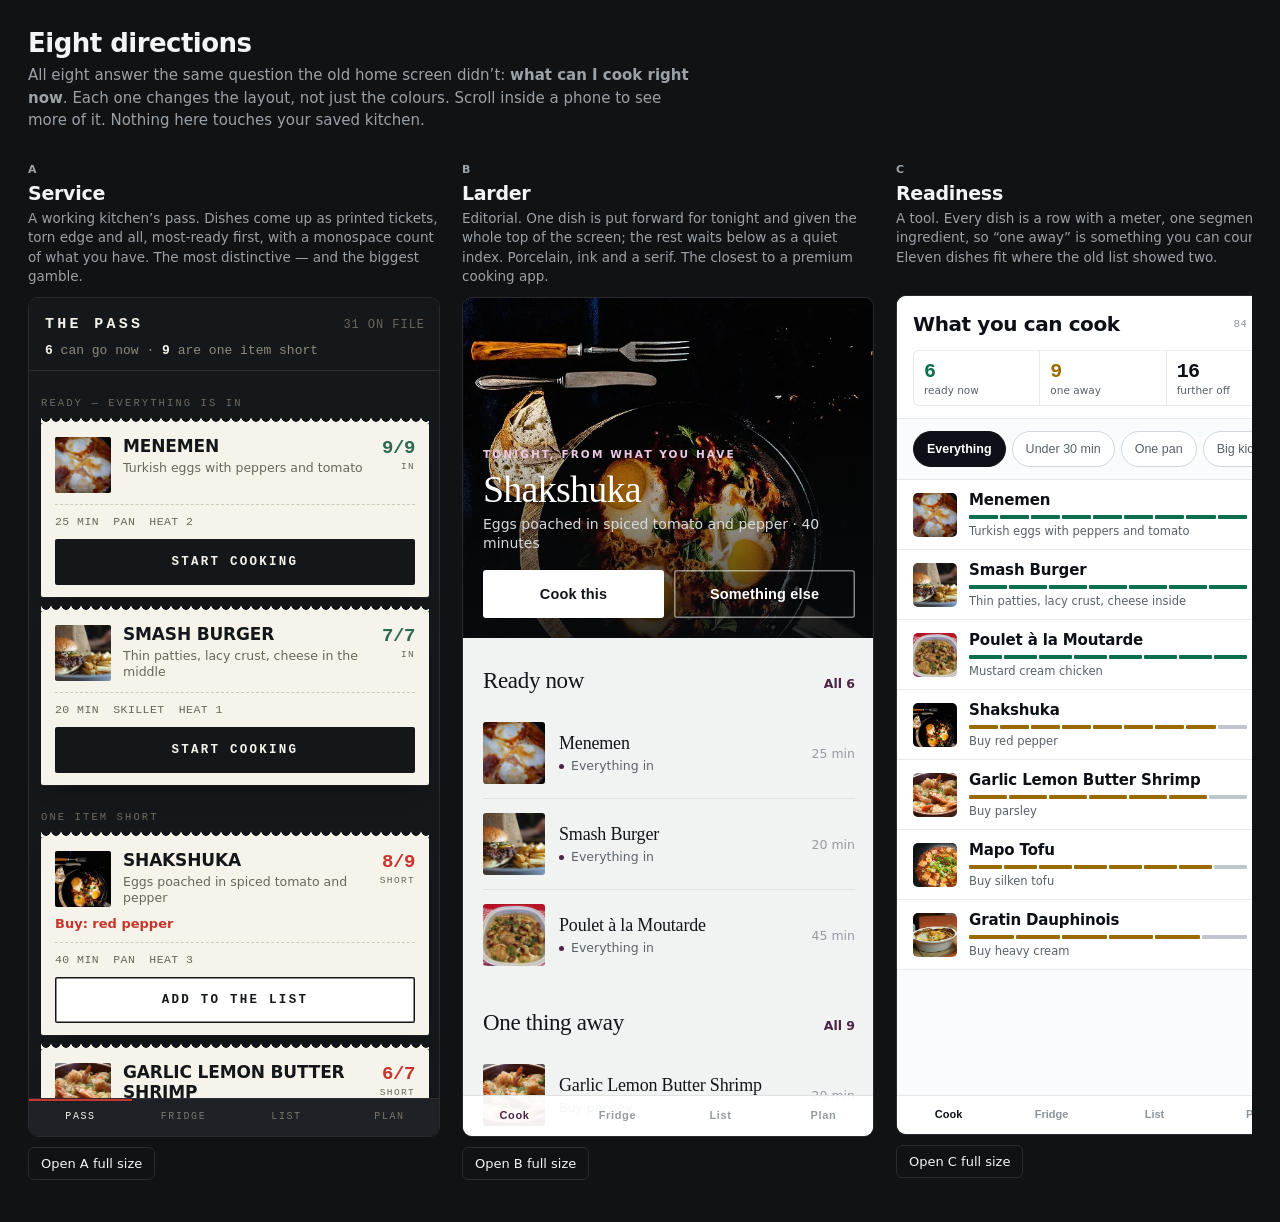
<file: redesign/pick.html>
<!doctype html><html lang="en"><head><meta charset="utf-8">
<meta name="viewport" content="width=device-width,initial-scale=1">
<title>Frigo &mdash; pick a direction</title>
<style>
:root{--bg:#101214;--panel:#181B1E;--ink:#F2F4F5;--ink-2:#9AA1A7;--line:#282C30;
      --sans:system-ui,-apple-system,"Segoe UI",Roboto,sans-serif}
*{box-sizing:border-box}
body{margin:0;background:var(--bg);color:var(--ink);font-family:var(--sans);padding:28px}
h1{margin:0 0 6px;font-size:26px;letter-spacing:-.02em}
.lede{margin:0 0 26px;color:var(--ink-2);font-size:15px;max-width:70ch;line-height:1.5}
.grid{display:flex;gap:22px;overflow-x:auto;padding-bottom:14px;align-items:flex-start}
.col{flex:0 0 412px}
.cap{margin:0 0 10px}
.cap .k{font-size:11px;letter-spacing:.18em;text-transform:uppercase;color:var(--ink-2);
        font-weight:700}
.cap h2{margin:5px 0 5px;font-size:19px;letter-spacing:-.015em}
.cap p{margin:0;font-size:13.5px;color:var(--ink-2);line-height:1.45;min-height:76px}
.frame{width:412px;height:840px;border:1px solid var(--line);border-radius:10px;
       overflow:hidden;background:#000}
iframe{width:412px;height:840px;border:0;display:block}
.open{display:inline-block;margin-top:10px;font-size:13px;color:var(--ink);
      text-decoration:none;border:1px solid var(--line);border-radius:6px;
      padding:8px 12px}
</style></head><body>

<h1>Eight directions</h1>
<p class="lede">All eight answer the same question the old home screen didn&rsquo;t:
   <b>what can I cook right now</b>. Each one changes the layout, not just the colours.
   Scroll inside a phone to see more of it. Nothing here touches your saved kitchen.</p>

<div class="grid">
  <div class="col">
    <div class="cap"><span class="k">A</span><h2>Service</h2>
      <p>A working kitchen&rsquo;s pass. Dishes come up as printed tickets, torn edge
         and all, most-ready first, with a monospace count of what you have.
         The most distinctive &mdash; and the biggest gamble.</p></div>
    <div class="frame"><iframe src="a-service.html"></iframe></div>
    <a class="open" href="a-service.html" target="_blank">Open A full size</a>
  </div>

  <div class="col">
    <div class="cap"><span class="k">B</span><h2>Larder</h2>
      <p>Editorial. One dish is put forward for tonight and given the whole top of
         the screen; the rest waits below as a quiet index. Porcelain, ink and a
         serif. The closest to a premium cooking app.</p></div>
    <div class="frame"><iframe src="b-larder.html"></iframe></div>
    <a class="open" href="b-larder.html" target="_blank">Open B full size</a>
  </div>

  <div class="col">
    <div class="cap"><span class="k">C</span><h2>Readiness</h2>
      <p>A tool. Every dish is a row with a meter, one segment per ingredient, so
         &ldquo;one away&rdquo; is something you can count. Eleven dishes fit where the
         old list showed two.</p></div>
    <div class="frame"><iframe src="c-readiness.html"></iframe></div>
    <a class="open" href="c-readiness.html" target="_blank">Open C full size</a>
  </div>

  <div class="col">
    <div class="cap"><span class="k">E</span><h2>&Eacute;picerie</h2>
      <p>The colours of a French grocer&rsquo;s shelf &mdash; cobalt, tomato, butter
         yellow on warm white. Each dish wears its cuisine as a coloured spine, so
         you learn the list the way you learn a supermarket aisle.</p></div>
    <div class="frame"><iframe src="e-epicerie.html"></iframe></div>
    <a class="open" href="e-epicerie.html" target="_blank">Open E full size</a>
  </div>

  <div class="col">
    <div class="cap"><span class="k">F</span><h2>Spice</h2>
      <p>Every colour lifted from the spice rack: turmeric, paprika, sumac, cumin,
         pistachio. Heat is the organising idea &mdash; the screen warms up as you
         scroll toward the fierce end. Your &ldquo;kick&rdquo;, made visible.</p></div>
    <div class="frame"><iframe src="f-spice.html"></iframe></div>
    <a class="open" href="f-spice.html" target="_blank">Open F full size</a>
  </div>

  <div class="col">
    <div class="cap"><span class="k">G</span><h2>After Dark</h2>
      <p>Deep indigo with one electric lime that only ever means &ldquo;you can cook
         this&rdquo;. Leads with the single number that is the whole answer. The most
         modern &mdash; and the most like a paid app.</p></div>
    <div class="frame"><iframe src="g-afterdark.html"></iframe></div>
    <a class="open" href="g-afterdark.html" target="_blank">Open G full size</a>
  </div>

  <div class="col">
    <div class="cap"><span class="k">H</span><h2>Shelves</h2>
      <p>Colour with a job. Fridge is blue, freezer ice, pantry wheat, spices rust
         &mdash; everywhere, forever. Beads on each dish show which shelves you&rsquo;ll
         open, and a hollow bead is the one letting you down.</p></div>
    <div class="frame"><iframe src="h-shelves.html"></iframe></div>
    <a class="open" href="h-shelves.html" target="_blank">Open H full size</a>
  </div>

  <div class="col">
    <div class="cap"><span class="k">D</span><h2>Tonight</h2>
      <p>No list at all. One dish, full screen, swipe for the next. Everything is
         thumb-sized. Boldest, and it lives or dies on the photo &mdash; a dark one
         leaves the top of the screen empty, as here.</p></div>
    <div class="frame"><iframe src="d-tonight.html"></iframe></div>
    <a class="open" href="d-tonight.html" target="_blank">Open D full size</a>
  </div>
</div>
</body></html>
</file>
<file: styles.css>
/* ==========================================================================
   Frigo — After Dark
   Deep indigo ground, one electric lime that only ever means "you can cook
   this", coral only for "you can't". Colour is never decoration here: if
   something is bright, it is telling you whether you can eat tonight.
   Dark is primary. Light is the same logic in daylight, never washed out.
   All colour lives in tokens; nothing is declared only inside a media block.
   ========================================================================== */

:root{
  /* ground */
  --bg:#0E1020;
  --surface:#171A31;
  --surface-2:#1F2340;
  --line:#2A2F52;
  --line-2:#3A4070;

  /* ink */
  --ink:#EEF0FA;
  --ink-2:#9096BE;
  --ink-3:#666C96;

  /* the one accent — electric lime. It means READY, nowhere else. */
  --accent:#B8F03C;
  --accent-2:#C9F76A;
  --accent-ink:#141A05;
  --accent-dim:#222C18;

  /* semantic */
  --have:#B8F03C;
  --near:#8B7BF7;
  --need:#FF7A5C;
  --warn:#FFC24D;

  --r:14px;
  --r-sm:10px;
  --r-pill:999px;
  --shadow:0 10px 30px -14px rgba(0,0,0,.9);
  --scrim:rgba(0,0,0,.62);

  --font:system-ui,-apple-system,"Segoe UI",Roboto,sans-serif;
  --font-num:ui-monospace,"Roboto Mono",Consolas,monospace;

  --pad:16px;
  --tab-h:60px;
}

@media (prefers-color-scheme: light){
  :root:not([data-theme="dark"]){
    --bg:#F5F6FC;
    --surface:#FFFFFF;
    --surface-2:#ECEEF8;
    --line:#E1E4F1;
    --line-2:#C6CBE2;
    --ink:#11132A;
    --ink-2:#545A80;
    --ink-3:#858AAC;
    --accent:#4C6B00;
    --accent-2:#3B5300;
    --accent-ink:#FFFFFF;
    --accent-dim:#EEF6DA;
    --have:#4C6B00;
    --near:#5B45C9;
    --need:#C2412A;
    --warn:#8A6412;
    --shadow:0 6px 20px -12px rgba(20,24,60,.34);
    --scrim:rgba(14,16,32,.46);
  }
}
:root[data-theme="light"]{
  --bg:#F5F6FC;
  --surface:#FFFFFF;
  --surface-2:#ECEEF8;
  --line:#E1E4F1;
  --line-2:#C6CBE2;
  --ink:#11132A;
  --ink-2:#545A80;
  --ink-3:#858AAC;
  --accent:#4C6B00;
  --accent-2:#3B5300;
  --accent-ink:#FFFFFF;
  --accent-dim:#EEF6DA;
  --have:#4C6B00;
  --near:#5B45C9;
  --need:#C2412A;
  --warn:#8A6412;
  --shadow:0 6px 20px -12px rgba(20,24,60,.34);
  --scrim:rgba(14,16,32,.46);
}

/* ---------- the score: the answer, before the browsing ---------- */
.score{
  background:linear-gradient(180deg,var(--surface-2),var(--surface));
  border:1px solid var(--line);border-radius:18px;padding:13px 15px 12px;
  margin:2px 0 10px;
}
.score-top{display:flex;align-items:baseline;gap:10px}
.score-n{
  font-size:42px;font-weight:800;letter-spacing:-.05em;line-height:1;
  color:var(--accent);font-variant-numeric:tabular-nums;
}
.score-u{font-size:14.5px;color:var(--ink-2);font-weight:600;line-height:1.25}
.score-bar{display:flex;gap:3px;margin-top:12px}
.score-bar i{height:6px;border-radius:3px;min-width:6px}
.score-bar .a{background:var(--have)}
.score-bar .b{background:var(--near)}
.score-bar .c{background:var(--line-2)}
.score-key{display:flex;gap:14px;margin-top:10px;font-size:11.5px;color:var(--ink-2);
           flex-wrap:wrap}
.score-key span::before{
  content:"";display:inline-block;width:7px;height:7px;border-radius:2px;
  margin-right:6px;vertical-align:1px;
}
.score-key .k1::before{background:var(--have)}
.score-key .k2::before{background:var(--near)}
.score-key .k3::before{background:var(--line-2)}

/* ---------- one-tap filters ---------- */
.quickrow{
  display:flex;gap:7px;overflow-x:auto;margin:0 calc(var(--pad) * -1) 10px;
  padding:2px var(--pad) 6px;scrollbar-width:none;
}
.quickrow::-webkit-scrollbar{display:none}
.qchip{
  flex:0 0 auto;min-height:44px;padding:11px 16px;border-radius:var(--r-pill);
  background:var(--surface);border:1px solid var(--line);color:var(--ink-2);
  font:inherit;font-size:13px;font-weight:600;white-space:nowrap;
}
.qchip[aria-pressed="true"]{
  background:var(--accent);border-color:var(--accent);color:var(--accent-ink);
  font-weight:750;
}

/* Servings had a row to itself once the ready toggle moved up into a chip. */
.servrow{align-items:center;gap:12px}
.servlab{font-size:13px;font-weight:600;color:var(--ink-2)}

/* ---------- base ---------- */
*{box-sizing:border-box}
html{-webkit-text-size-adjust:100%}
body{
  margin:0;
  background:var(--bg);
  color:var(--ink);
  font-family:var(--font);
  font-size:16px;
  line-height:1.5;
  -webkit-font-smoothing:antialiased;
  overscroll-behavior-y:none;
}
button,input,select,textarea{font:inherit;color:inherit}
button{cursor:pointer;background:none;border:none;padding:0}
:focus-visible{outline:2px solid var(--accent);outline-offset:2px;border-radius:4px}
svg{display:block}
.icon{width:20px;height:20px;flex:none}
.icon-sm{width:16px;height:16px;flex:none}

h1,h2,h3{margin:0;font-weight:640;letter-spacing:-.015em;text-wrap:balance;line-height:1.18}
p{margin:0}
.num{font-variant-numeric:tabular-nums}

.eyebrow{
  font-size:10.5px;font-weight:650;letter-spacing:.13em;
  text-transform:uppercase;color:var(--ink-2);
}
.muted{color:var(--ink-2)}
.dim{color:var(--ink-3)}

.sr{
  position:absolute;width:1px;height:1px;overflow:hidden;
  clip:rect(0 0 0 0);white-space:nowrap;
}

/* ---------- layout ---------- */
#app{
  min-height:100dvh;
  display:flex;flex-direction:column;
  max-width:560px;margin:0 auto;
}
#topbar{
  position:sticky;top:0;z-index:20;
  background:var(--bg);
  border-bottom:1px solid var(--line);
  padding-top:env(safe-area-inset-top);
}
.bar{
  display:flex;align-items:center;gap:12px;
  min-height:54px;padding:8px var(--pad);
}
.bar h1{font-size:21px;flex:1;min-width:0}
.bar .sub{font-size:12.5px;color:var(--ink-2);font-weight:400;letter-spacing:0}
.bar-btn{
  width:44px;height:44px;flex:none;
  display:grid;place-items:center;
  border-radius:var(--r-pill);color:var(--ink-2);
}
.bar-btn:hover{color:var(--ink);background:var(--surface-2)}
.bar-btn.on{color:var(--accent)}

#screen{
  flex:1;
  padding:var(--pad) var(--pad) calc(var(--tab-h) + 28px + env(safe-area-inset-bottom));
  display:flex;flex-direction:column;gap:18px;
}

#tabbar{
  position:fixed;left:0;right:0;bottom:0;z-index:20;
  max-width:560px;margin:0 auto;
  display:grid;grid-template-columns:repeat(4,1fr);
  background:var(--surface);
  border-top:1px solid var(--line);
  padding-bottom:env(safe-area-inset-bottom);
}
.tab{
  display:flex;flex-direction:column;align-items:center;gap:3px;
  padding:9px 2px 8px;min-height:var(--tab-h);
  color:var(--ink-3);
  font-size:10.5px;font-weight:600;letter-spacing:.02em;
}
.tab[aria-current="page"]{color:var(--accent)}
.tab .badge{
  position:absolute;transform:translate(14px,-6px);
  background:var(--accent);color:var(--accent-ink);
  font-size:10px;font-weight:700;line-height:1;
  padding:3px 5px;border-radius:var(--r-pill);
  font-variant-numeric:tabular-nums;
}
.tab-wrap{position:relative;display:grid;place-items:center}

/* ---------- generic pieces ---------- */
.card{
  background:var(--surface);
  border:1px solid var(--line);
  border-radius:var(--r);
  box-shadow:var(--shadow);
  overflow:hidden;
}
.pad{padding:16px}

.btn{
  display:inline-flex;align-items:center;justify-content:center;gap:8px;
  min-height:48px;padding:12px 18px;width:100%;
  background:var(--accent);color:var(--accent-ink);
  border-radius:var(--r-sm);
  font-size:15.5px;font-weight:640;
  transition:background .15s ease;
}
.btn:hover{background:var(--accent-2)}
.btn.ghost{
  background:transparent;color:var(--ink);
  border:1px solid var(--line-2);
}
.btn.ghost:hover{background:var(--surface-2)}
/* 44 is the floor, even for the compact ones on the Plan screen — they were
   40 and the audit only ever measured the bottom nav and the filter chips */
.btn.sm{min-height:44px;padding:11px 14px;font-size:14px;width:auto}
.btn[disabled]{opacity:.45;pointer-events:none}

.chip{
  display:inline-flex;align-items:center;gap:5px;
  background:var(--surface-2);color:var(--ink-2);
  border-radius:var(--r-pill);
  padding:4px 10px;font-size:11.5px;font-weight:560;
  font-variant-numeric:tabular-nums;
}
.chip.accent{background:var(--accent-dim);color:var(--accent)}
.chip.need{background:transparent;color:var(--need);border:1px solid currentColor}
.chips{display:flex;flex-wrap:wrap;gap:6px}

.empty{
  text-align:center;color:var(--ink-2);
  padding:44px 20px;display:flex;flex-direction:column;gap:10px;align-items:center;
}
.empty strong{color:var(--ink);font-size:17px;font-weight:620}
.empty p{max-width:34ch;font-size:14.5px;line-height:1.5}

/* ---------- segmented / filter rows ---------- */
.filter{display:flex;flex-direction:column;gap:8px}
.filter-row{
  display:flex;gap:8px;overflow-x:auto;
  padding-bottom:2px;
  scrollbar-width:none;-ms-overflow-style:none;
}
.filter-row::-webkit-scrollbar{display:none}
/* The shelf row sits under the four tabs and has to read as the smaller of the
   two, or the screen looks like it has two sets of tabs fighting each other. */
.filter-row.sects{margin-top:-2px}
.filter-row.sects .opt{font-size:13.5px;padding:0 14px;min-height:44px}
.opt{
  flex:none;
  padding:11px 14px;min-height:44px;
  border:1px solid var(--line-2);
  border-radius:var(--r-pill);
  background:transparent;color:var(--ink-2);
  font-size:13.5px;font-weight:560;white-space:nowrap;
  transition:background .15s ease,color .15s ease,border-color .15s ease;
}
.opt[aria-pressed="true"]{
  background:var(--accent);border-color:var(--accent);color:var(--accent-ink);font-weight:640;
}

/* collapsed filter bar — the Cook screen leads with food, not controls */
.filterbar{display:flex;gap:10px;align-items:center}
.fbtn{
  flex:1;min-width:0;
  display:flex;align-items:center;gap:9px;text-align:left;
}
.fbtn .fsum{flex:1;min-width:0;overflow:hidden;text-overflow:ellipsis}
.fbtn.has{border-color:var(--accent);color:var(--accent)}
.fbtn.icon-only{flex:none;width:auto;gap:2px;padding:0 12px}
.fbtn.icon-only .chev{width:16px;height:16px}
/* The pressed state is the whole point of this one — it has to look switched
   on from across the counter, not merely outlined. */
.fbtn.ready[aria-pressed="true"]{background:var(--accent);border-color:var(--accent);color:var(--accent-ink)}
.fbtn.ready .fsum{flex:none}
.filterbar .searchbox{flex:1;min-width:0}
.fbtn .chev{transition:transform .15s ease}
.fbtn[aria-expanded="true"] .chev{transform:rotate(180deg)}

.stepper{
  display:flex;align-items:center;gap:2px;
  border:1px solid var(--line-2);border-radius:var(--r-pill);
  padding:2px;
}
.stepper button{
  width:44px;height:44px;display:grid;place-items:center;
  border-radius:var(--r-pill);color:var(--ink-2);font-size:19px;font-weight:600;
}
.stepper button:hover{background:var(--surface-2);color:var(--ink)}
.stepper .val{
  min-width:46px;text-align:center;font-size:15px;font-weight:640;
  font-variant-numeric:tabular-nums;
}

/* ---------- recipe card ---------- */
.rcard{
  background:var(--surface);
  border:1px solid var(--line);
  border-radius:var(--r);
  box-shadow:var(--shadow);
  overflow:hidden;
  display:block;width:100%;text-align:left;
  color:inherit;
}
.rcard .photo{
  position:relative;
  aspect-ratio:16/9;background:var(--surface-2);
  display:block;width:100%;
}
.rcard .photo img{width:100%;height:100%;object-fit:cover;display:block}
.rcard .photo .fallback{width:100%;height:100%}
.rcard .stars{
  position:absolute;right:10px;top:10px;
  display:flex;align-items:center;gap:3px;
  background:rgba(10,8,6,.72);color:var(--accent);
  border-radius:var(--r-pill);padding:4px 9px;
  font-size:11.5px;font-weight:650;font-variant-numeric:tabular-nums;
  backdrop-filter:saturate(1.4);
}
.rcard .stars svg{width:12px;height:12px;fill:currentColor}
.rcard-body{padding:13px 15px 16px;display:flex;flex-direction:column;gap:8px}
.rcard h3{font-size:19px}
.rcard .gloss{font-size:13px;color:var(--ink-2);margin-top:-4px}
.rcard .match{font-size:13px;color:var(--ink-2);line-height:1.4}
.rcard .match b{color:var(--ink);font-weight:620}
.rcard .match .ok{color:var(--have);font-weight:620}
/* The count is the thing he reads off the card, so it gets the weight and the
   colour; the names of the missing items sit under it, quiet. */
.rcard .match .short{display:block;color:var(--need);font-weight:650}
.rcard .match .needlist{display:block;color:var(--ink-3);font-size:12.5px;margin-top:1px}
.rcard .see{
  display:flex;align-items:center;gap:4px;margin-top:2px;
  font-size:11px;font-weight:650;letter-spacing:.1em;text-transform:uppercase;
  color:var(--accent);
}
.rcard .see svg{width:14px;height:14px;transform:rotate(-90deg)}
.rcard .warnline{
  display:flex;gap:7px;align-items:flex-start;
  font-size:12.5px;color:var(--warn);line-height:1.35;
}

/* fallback dish illustration */
.dish{display:block;width:100%;height:100%}

/* ---------- inventory ---------- */
.searchbox{
  display:flex;align-items:center;gap:10px;
  background:var(--surface-2);
  border:1px solid transparent;
  border-radius:var(--r-sm);
  padding:0 12px;min-height:46px;
  color:var(--ink-3);
}
.searchbox:focus-within{border-color:var(--line-2)}
.searchbox input{
  flex:1;min-width:0;border:none;background:none;outline:none;
  font-size:16px;color:var(--ink);padding:11px 0;
}
.searchbox input::placeholder{color:var(--ink-3)}

.group{display:flex;flex-direction:column;gap:2px}
.group > .eyebrow{padding:14px 2px 6px}
/* One heading per shelf. It sticks to the top so you always know which part of
   the fridge you are looking at halfway down a long list. */
.secthead{
  /* --topbar-h is measured after every render; the fallback is the plain bar. */
  position:sticky;top:var(--topbar-h, 70px);z-index:2;
  display:flex;align-items:center;justify-content:space-between;gap:10px;
  background:var(--bg);
  padding:16px 2px 7px;margin-top:2px;
  border-bottom:1px solid var(--line-2);
  font-size:10.5px;font-weight:650;letter-spacing:.13em;text-transform:uppercase;
  color:var(--ink-2);
}
.secthead .n{color:var(--ink-3);letter-spacing:.04em}

.item{
  display:flex;align-items:center;gap:13px;
  width:100%;text-align:left;
  padding:6px 4px;min-height:52px;
  border-bottom:1px solid var(--line);
  color:var(--ink-2);
  transition:color .12s ease;
  /* held for half a second to flag it always-in-stock — Android would
     otherwise start selecting the text or pop its own menu */
  -webkit-user-select:none;user-select:none;-webkit-touch-callout:none;
}
.item:last-child{border-bottom:none}
.item .box{
  width:22px;height:22px;flex:none;
  border:1.6px solid var(--line-2);
  border-radius:var(--r-sm);
  position:relative;
  transition:background .12s ease,border-color .12s ease;
}
.item .name{flex:1;min-width:0;font-size:15.5px}
.item.on{color:var(--ink)}
.item.on .box{background:var(--accent);border-color:var(--accent)}
.item.on .box::after{
  content:"";position:absolute;left:7px;top:3px;
  width:6px;height:11px;
  border:solid var(--accent-ink);border-width:0 2.2px 2.2px 0;
  transform:rotate(42deg);
}
.item .low{
  font-size:10px;font-weight:700;letter-spacing:.08em;
  color:var(--warn);border:1px solid currentColor;
  border-radius:3px;padding:2px 5px;flex:none;
}
/* How long it has left. Quiet a week out, amber at two days, red once the day
   has passed — the same three states the ingredient list already uses. */
.item .useby{
  font-size:10px;font-weight:700;letter-spacing:.08em;
  font-variant-numeric:tabular-nums;
  color:var(--ink-3);border:1px solid currentColor;
  border-radius:3px;padding:2px 5px;flex:none;
}
.item .useby.urgent{color:var(--warn)}
.item .useby.over{color:var(--need);background:var(--accent-dim)}

/* always in stock — the "got it" green, not a second accent */
.item.always .box{background:var(--have);border-color:var(--have)}
.item.always .name{color:var(--ink)}
.item .always-tag{
  font-size:10px;font-weight:700;letter-spacing:.08em;
  color:var(--have);border:1px solid currentColor;
  border-radius:3px;padding:2px 5px;flex:none;
}
/* 44px of finger, not 44px of ink — the row keeps its height because the
   padding above came off to pay for it. */
.item .more{
  width:44px;height:44px;flex:none;display:grid;place-items:center;
  border-radius:var(--r-pill);color:var(--ink-3);
}
.item .more:hover{background:var(--surface-2);color:var(--ink)}

/* ---------- the list read back before it lands ----------
   Rows scroll inside their own box so the Tick button stays on screen no
   matter how much of the kitchen he just said out loud. */
.picklist{
  display:flex;flex-direction:column;
  /* The sheet is a flex column, so without this the list is squeezed to a
     sliver by everything around it — a one-row list lost its only row. */
  flex:none;
  max-height:32dvh;overflow-y:auto;
  background:var(--surface-2);
  border:1px solid var(--line);
  border-radius:var(--r-sm);
  padding:0 12px;
  margin-top:-6px;
}
.picklist .item{min-height:50px}
.picklist .item .name{display:flex;flex-direction:column;gap:1px}
.item .heard{font-size:12.5px;color:var(--ink-3)}
.item.editing{gap:6px}
.item.editing input{
  flex:1;min-width:0;
  background:var(--bg);color:var(--ink);
  border:1px solid var(--accent);border-radius:var(--r-sm);
  padding:10px 12px;font-size:16px;font-family:inherit;
}
.item.editing .more{color:var(--accent)}

/* ---------- putting the kitchen back after cooking ----------
   Two targets on one row: the tick means finished, the pill means nearly. */
.item.usedrow{padding:0;gap:8px}
.usedbox{
  flex:1;min-width:0;display:flex;align-items:center;gap:13px;
  padding:6px 0;min-height:52px;color:var(--ink-2);text-align:left;
}
.usedbox .box{
  width:22px;height:22px;flex:none;
  border:1.6px solid var(--line-2);border-radius:var(--r-sm);position:relative;
}
.usedbox.on{color:var(--ink)}
.usedbox.on .box{background:var(--need);border-color:var(--need)}
.usedbox.on .box::after{
  content:"";position:absolute;left:7px;top:3px;width:6px;height:11px;
  border:solid var(--accent-ink);border-width:0 2.2px 2.2px 0;transform:rotate(42deg);
}
.lowbtn{
  flex:none;min-height:44px;padding:0 14px;
  border:1px solid var(--line-2);border-radius:var(--r-pill);
  background:none;color:var(--ink-3);
  font:inherit;font-size:12.5px;font-weight:650;letter-spacing:.06em;text-transform:uppercase;
}
/* ---------- the camera ----------
   Full screen, above everything, its own ground. The video sits under a thin
   layer of controls; nothing else on the page is visible or reachable. */
.camera{
  /* Under the sheet and the toast: the "is this it?" question has to land on
     top of the live view, not behind it. */
  position:fixed;inset:0;z-index:50;
  background:#000;
  display:block;overflow:hidden;
}
.camera video{
  position:absolute;inset:0;
  width:100%;height:100%;object-fit:cover;
  background:#000;
}
.cam-ui{
  position:absolute;inset:0;
  display:flex;flex-direction:column;justify-content:space-between;
  padding:calc(12px + env(safe-area-inset-top)) 16px
          calc(20px + env(safe-area-inset-bottom));
}
.cam-top{display:flex;align-items:center;gap:12px}
.cam-x{
  width:44px;height:44px;flex:none;display:grid;place-items:center;
  border:none;border-radius:var(--r-pill);
  background:rgba(0,0,0,.55);color:#EEF0FA;
}
.cam-modes{
  margin-left:auto;display:flex;gap:8px;
  background:rgba(0,0,0,.5);border-radius:var(--r-pill);padding:4px;
}
.cam-modes .opt{
  min-height:40px;padding:0 16px;border:none;
  background:none;color:#A8AECE;
}
.cam-modes .opt[aria-pressed=true]{background:var(--accent);color:var(--accent-ink)}

/* The reading window. Just a rectangle — it tells him where to aim without
   pretending to be a laser. */
.cam-frame{
  align-self:center;width:78%;max-width:320px;aspect-ratio:1.6;
  border:2px solid rgba(243,238,230,.85);border-radius:var(--r);
  box-shadow:0 0 0 100vmax rgba(0,0,0,.35);
}
.cam-bottom{display:flex;flex-direction:column;align-items:center;gap:16px}
.cam-msg{
  margin:0;text-align:center;max-width:22em;
  color:#EEF0FA;font-size:15px;line-height:1.45;
  text-shadow:0 1px 8px rgba(0,0,0,.9);
}
.cam-shoot{
  width:72px;height:72px;flex:none;border-radius:var(--r-pill);
  background:#EEF0FA;border:4px solid rgba(0,0,0,.45);
  box-shadow:0 0 0 3px rgba(243,238,230,.6);
}
.cam-shoot[disabled]{opacity:.5}

/* Two camera buttons side by side under the say-it button. */
.camrow{display:flex;gap:10px}
.camrow .btn{flex:1;min-width:0;padding-inline:8px;font-size:14.5px}

/* Shown, not tapped — the row in the "is this it?" question. */
.box.on-static{
  width:22px;height:22px;flex:none;border-radius:var(--r-sm);position:relative;
  background:var(--accent);border:1.6px solid var(--accent);
}
.box.on-static::after{
  content:"";position:absolute;left:7px;top:3px;width:6px;height:11px;
  border:solid var(--accent-ink);border-width:0 2.2px 2.2px 0;transform:rotate(42deg);
}

.usedrow.lowpick .lowbtn{
  background:var(--accent-dim);border-color:var(--warn);color:var(--warn);
}
.item .newtag{
  font-size:10px;font-weight:700;letter-spacing:.08em;
  color:var(--accent);border:1px solid currentColor;
  border-radius:3px;padding:2px 5px;flex:none;
}
.btn[disabled]{opacity:.45}

/* ---------- recipe detail ---------- */
.hero{margin:calc(var(--pad) * -1) calc(var(--pad) * -1) 0}
.hero .photo{aspect-ratio:4/3;width:100%;background:var(--surface-2)}
.hero .photo img{width:100%;height:100%;object-fit:cover;display:block}

.section{display:flex;flex-direction:column;gap:10px}
.section > h2{
  font-size:10.5px;font-weight:650;letter-spacing:.13em;
  text-transform:uppercase;color:var(--ink-2);
}

.note{
  border-radius:var(--r-sm);
  padding:13px 15px;
  font-size:14.5px;line-height:1.5;
  display:flex;flex-direction:column;gap:5px;
}
.note .label{
  font-size:10.5px;font-weight:700;letter-spacing:.12em;text-transform:uppercase;
}
.note.tip{background:var(--surface-2);color:var(--ink)}
.note.tip .label{color:var(--ink-2)}
.note.better{background:var(--accent-dim);color:var(--ink)}
.note.better .label{color:var(--accent)}
.note.soon{background:var(--surface-2);color:var(--ink);border-left:3px solid var(--warn)}
.note.soon .label{color:var(--warn)}
.note.soon .hint{color:var(--ink-3);font-size:12.5px}
.note.vetted{background:var(--surface);border:1px solid var(--line);color:var(--ink-2);font-size:14px}
.note.vetted .label{color:var(--have)}
.note.vetted .srclink{color:var(--accent);text-decoration:none;font-size:13px;margin-top:3px}

.ing{
  display:flex;align-items:baseline;gap:10px;
  padding:10px 2px;border-bottom:1px solid var(--line);
  font-size:15px;
}
.ing:last-child{border-bottom:none}
.ing .q{
  font-variant-numeric:tabular-nums;font-weight:640;
  min-width:74px;flex:none;color:var(--ink);
}
.ing .n{flex:1;min-width:0}
.ing .n small{display:block;color:var(--ink-3);font-size:12.5px;line-height:1.35;margin-top:1px}
.ing.missing .q,.ing.missing .n{color:var(--need)}

/* A swap is neither "got it" nor "go and buy it" — it is the third state, and
   it uses the warn colour so the eye reads it as "note this", not "problem". */
.ing.swapped .q{color:var(--warn)}
.ing .n small.swapnote{color:var(--warn)}
.ing .n small.swapnote b{font-weight:650}
.ing .sub-badge{
  flex:none;display:inline-flex;align-items:center;gap:4px;
  font-size:10.5px;font-weight:700;letter-spacing:.08em;text-transform:uppercase;
  color:var(--warn);border:1px solid currentColor;border-radius:var(--r-pill);padding:3px 8px;
}
.ing .sub-badge svg{width:12px;height:12px}
.rcard .match .swap{
  display:flex;align-items:flex-start;gap:5px;
  color:var(--warn);margin-top:3px;
}
.rcard .match .swap svg{width:14px;height:14px;flex:none;margin-top:2px}
.ing .add{
  flex:none;font-size:11.5px;font-weight:650;color:var(--need);
  border:1px solid currentColor;border-radius:var(--r-pill);padding:4px 9px;
}
.ing .have{flex:none;color:var(--have)}
.btn.ghost.danger{color:var(--need);border-color:var(--need)}

.note-box{
  width:100%;box-sizing:border-box;
  background:var(--surface-2);color:var(--ink);
  border:1px solid var(--line-2);border-radius:var(--r-sm);
  padding:12px 14px;font-size:16px;line-height:1.45;
  resize:vertical;min-height:88px;
}
.note-box::placeholder{color:var(--ink-3)}

.mise{
  list-style:none;margin:0;padding:0;
  display:flex;flex-direction:column;gap:9px;
}
.mise li{
  display:flex;gap:10px;align-items:flex-start;
  font-size:14.5px;line-height:1.45;color:var(--ink);
}
.mise li::before{
  content:"";flex:none;width:6px;height:6px;margin-top:8px;
  border-radius:50%;background:var(--accent);
}

.steps{list-style:none;margin:0;padding:0;counter-reset:s;display:flex;flex-direction:column;gap:16px}
.steps li{display:grid;grid-template-columns:30px 1fr;gap:12px;align-items:start}
.steps li::before{
  counter-increment:s;content:counter(s);
  width:30px;height:30px;display:grid;place-items:center;
  border-radius:50%;background:var(--surface-2);color:var(--accent);
  font-size:13px;font-weight:700;font-variant-numeric:tabular-nums;
}
.steps .txt{font-size:15.5px;line-height:1.55;padding-top:3px}
.steps .timer{
  margin-top:9px;display:inline-flex;align-items:center;gap:7px;
  border:1px solid var(--line-2);border-radius:var(--r-pill);
  padding:7px 16px;font-size:13px;font-weight:600;color:var(--ink-2);
  /* It gets double-tapped to reset, wet-handed, so it needs a real target. */
  min-height:44px;
}
.steps .timer:hover{border-color:var(--accent);color:var(--accent)}
.steps .timer.running{border-color:var(--accent);color:var(--accent);background:var(--accent-dim)}

.rate{display:flex;gap:6px;justify-content:center;padding:4px 0}
.rate button{
  width:46px;height:46px;display:grid;place-items:center;
  color:var(--line-2);border-radius:var(--r-pill);
}
.rate button svg{width:30px;height:30px;fill:currentColor}
.rate button.on{color:var(--accent)}

/* ---------- cook-along ---------- */
.cookalong{
  position:fixed;inset:0;z-index:60;
  background:var(--bg);
  display:flex;flex-direction:column;
  padding:calc(env(safe-area-inset-top) + 12px) 22px calc(env(safe-area-inset-bottom) + 20px);
  gap:18px;
}
.cookalong .ca-top{display:flex;align-items:center;gap:12px}
.cookalong .ca-top .eyebrow{flex:1}
.cookalong .ca-body{
  flex:1;display:flex;flex-direction:column;justify-content:center;gap:20px;
  min-height:0;overflow-y:auto;
}
.cookalong .ca-step{font-size:24px;line-height:1.4;font-weight:500;text-wrap:pretty}
.cookalong .ca-sub{font-size:15px;color:var(--ink-2);line-height:1.5}
.cookalong .ca-nav{display:flex;gap:12px}
.cookalong .ca-nav .btn{flex:1}
.cookalong .ca-nav .btn.ghost{flex:0 0 96px}
.progress{display:flex;gap:4px}
.progress i{flex:1;height:3px;border-radius:2px;background:var(--line-2)}
.progress i.done{background:var(--accent)}

/* ---------- shopping list ---------- */
.aisle{display:flex;flex-direction:column;gap:2px}
.aisle > .eyebrow{
  padding:16px 2px 7px;
  display:flex;align-items:center;gap:8px;
}
.aisle > .eyebrow span{color:var(--ink-3);font-weight:600}
.shop{
  display:flex;align-items:center;gap:13px;
  width:100%;text-align:left;padding:11px 4px;min-height:52px;
  border-bottom:1px solid var(--line);
}
.shop:last-child{border-bottom:none}
.shop .box{
  width:22px;height:22px;flex:none;
  border:1.6px solid var(--line-2);border-radius:var(--r-sm);position:relative;
}
.shop.done{color:var(--ink-3)}
.shop.done .name{text-decoration:line-through}
.shop.done .box{background:var(--line-2);border-color:var(--line-2)}
.shop.done .box::after{
  content:"";position:absolute;left:7px;top:3px;width:6px;height:11px;
  border:solid var(--bg);border-width:0 2.2px 2.2px 0;transform:rotate(42deg);
}
.shop .name{flex:1;min-width:0;font-size:15.5px}
.shop .q{font-size:13px;color:var(--ink-3);font-variant-numeric:tabular-nums;flex:none}
.shop .from{font-size:11.5px;color:var(--ink-3);display:block;margin-top:1px}

/* ---------- plan ---------- */
.plan-row{
  display:flex;gap:13px;align-items:center;
  padding:12px 0;border-bottom:1px solid var(--line);
}
.plan-row:last-child{border-bottom:none}
.plan-row .thumb{
  width:62px;height:62px;flex:none;border-radius:var(--r-sm);
  overflow:hidden;background:var(--surface-2);
}
.plan-row .thumb img{width:100%;height:100%;object-fit:cover;display:block}
.plan-row .info{flex:1;min-width:0;display:flex;flex-direction:column;gap:3px}
.plan-row .when{font-size:11px;font-weight:650;letter-spacing:.1em;text-transform:uppercase;color:var(--accent)}
.plan-row .t{font-size:15.5px;font-weight:600;line-height:1.25}
.plan-row .n{font-size:12.5px;color:var(--ink-2)}

/* ---------- settings ---------- */
.field{display:flex;flex-direction:column;gap:7px;padding:12px 0}
.field > label{font-size:14.5px;font-weight:560}
.field .hint{font-size:12.5px;color:var(--ink-3);line-height:1.45}
/* one line under a Cook-screen group heading; must sit quieter than the
   heading above it, so it stays off the 16px body size */
.grouplede{font-size:12.5px;color:var(--ink-3);line-height:1.5;margin:3px 2px 12px}
/* Input and its Paste button on one line. The button never shrinks — it is
   the whole point of the row. */
.field-row{display:flex;gap:8px;align-items:stretch}
.field-row input{flex:1;min-width:0}
.field-row .pastebtn{flex:0 0 auto;width:auto;padding:0 16px;white-space:nowrap}

.field input[type=date],.field input[type=url],
.field input[type=text],.field input[type=password],.field input[type=number]{
  background:var(--surface-2);border:1px solid transparent;
  border-radius:var(--r-sm);padding:12px 13px;
  font-size:16px;outline:none;min-height:46px;width:100%;
}
.field input:focus{border-color:var(--line-2)}
.row{
  display:flex;align-items:center;gap:12px;justify-content:space-between;
  padding:13px 0;border-bottom:1px solid var(--line);
}
.row:last-child{border-bottom:none}
.row .lab{flex:1;min-width:0;display:flex;flex-direction:column;gap:2px}
.row .lab b{font-weight:560;font-size:15px}
.row .lab small{color:var(--ink-3);font-size:12.5px}

/* ---------- sheet + toast ---------- */
/* A class beats the browser's own [hidden]{display:none}, so anything below that
   sets `display` must opt back out, or it stays on screen eating every tap. */
[hidden]{display:none !important}

.sheet{
  position:fixed;inset:0;z-index:70;
  background:var(--scrim);
  display:flex;align-items:flex-end;justify-content:center;
}
.sheet-inner{
  background:var(--surface);
  width:100%;max-width:560px;
  border-radius:var(--r) var(--r) 0 0;
  border-top:1px solid var(--line);
  padding:20px var(--pad) calc(20px + env(safe-area-inset-bottom));
  display:flex;flex-direction:column;gap:14px;
  max-height:86dvh;overflow-y:auto;
}
.sheet-inner h2{font-size:19px}
.sheet-inner textarea{
  width:100%;box-sizing:border-box;
  background:var(--surface-2);color:var(--ink);
  border:1px solid var(--line-2);border-radius:var(--r-sm);
  padding:12px 14px;font-size:16px;line-height:1.45;
  resize:vertical;min-height:120px;
}
.sheet-inner textarea::placeholder{color:var(--ink-3)}
.sheet-inner .field{padding:2px 0}
.sheet-inner .row .small-num{
  width:84px;flex:none;text-align:center;
  background:var(--surface-2);color:var(--ink);
  border:1px solid var(--line-2);border-radius:var(--r-sm);
  padding:0 10px;min-height:44px;font-size:16px;
  font-variant-numeric:tabular-nums;
}
.sheet-inner input[type=date],
.sheet-inner input[type=text]{
  width:100%;box-sizing:border-box;
  background:var(--surface-2);color:var(--ink);
  border:1px solid var(--line-2);border-radius:var(--r-sm);
  padding:13px 14px;font-size:16px;min-height:48px;
}
.sheet-inner .grab{
  width:38px;height:4px;border-radius:2px;background:var(--line-2);
  margin:-6px auto 2px;
}

.toast{
  /* left:50% left it only half the screen to grow into, so a message with a
     button beside it wrapped or clipped. Pin both edges and centre by margin. */
  position:fixed;left:20px;right:20px;margin-inline:auto;width:fit-content;
  bottom:calc(var(--tab-h) + 20px + env(safe-area-inset-bottom));
  z-index:80;
  background:var(--surface-2);color:var(--ink);
  border:1px solid var(--line-2);
  border-radius:var(--r-pill);
  padding:11px 18px;font-size:14px;font-weight:560;
  box-shadow:var(--shadow);
  max-width:100%;text-align:center;
  display:flex;align-items:center;gap:14px;
}
/* the toast's one button — 44px of finger, paid for with negative margin so
   the toast itself stays the same height */
/* A sheet fills the bottom of the screen, and the toast sits above it — so a
   message raised from a sheet was landing squarely on that sheet's own button.
   While one is open the toast moves to the top instead. */
#sheet:not([hidden]) ~ .toast{
  top:calc(14px + env(safe-area-inset-top));
  bottom:auto;
}
.toast-act{
  flex:none;margin:-11px -18px -11px 0;padding:11px 18px;
  min-height:44px;
  background:none;border:none;border-left:1px solid var(--line-2);
  color:var(--accent);font:inherit;font-weight:650;
  border-radius:0 var(--r-pill) var(--r-pill) 0;
  cursor:pointer;
}

@media (prefers-reduced-motion: reduce){
  *{transition:none !important;animation:none !important;scroll-behavior:auto !important}
}

/* ---------------------------------------------- the kick, and the pack size

   Both of these are answers to a question he asked standing at the counter, so
   they read at arm's length and their buttons are thumb-sized. */
.note.kick{
  background:var(--surface-2);color:var(--ink);
  border-left:3px solid var(--need);
}
.note.kick .label{color:var(--need)}
.note.kick b{font-size:16px;font-weight:650;line-height:1.35}
.note.kick .kickhow{color:var(--ink)}
.note.kick .kickwhy{color:var(--ink-2);font-size:13.5px;line-height:1.45}
.note.kick .kicknav{display:flex;gap:8px;margin-top:6px}
.note.kick .kicknav .btn{flex:1;margin:0}

/* One row of pack sizes, scrolling sideways rather than wrapping into a
   ragged block on a 360 px screen. */
.chiprow{
  display:flex;gap:8px;overflow-x:auto;
  padding-bottom:4px;-webkit-overflow-scrolling:touch;
  scrollbar-width:none;
}
.chiprow::-webkit-scrollbar{display:none}
.chip.pick{
  flex:none;min-height:44px;padding:0 16px;
  background:var(--surface);border:1px solid var(--line);
  color:var(--ink);font-size:14px;font-weight:600;
  border-radius:var(--r-pill);cursor:pointer;
}
.chip.pick.on{background:var(--accent);color:var(--accent-ink);border-color:var(--accent)}

/* The "about three golden potatoes" line — what that weight looks like in your
   hand. It sits with the ingredient name so the weight column stays aligned. */
.ing .q{min-width:96px}
.ing .n small.counthint{color:var(--ink-2);font-weight:560}

/* What the jar actually is, under the shelf word for it. The box says "mustard"
   because that is what the recipes ask for; this line says which mustard, so
   the kitchen you hand to someone else is the real one. */
.item .name small.exactly{
  display:block;font-size:11.5px;line-height:1.3;
  color:var(--ink-3);margin-top:1px;
  overflow:hidden;text-overflow:ellipsis;white-space:nowrap;
}

/* ------------------------------------------------ the score, and what it counted

   The number answers the app's only question, so tapping it opens the answer:
   the ready dishes as photos you thumb through. A picture settles dinner faster
   than a column of names. */
/* The card itself is the button, so it needs no affordance bolted on. */
button.score{
  width:100%;text-align:left;color:inherit;font:inherit;cursor:pointer;
  display:block;
}
button.score[disabled]{cursor:default}
button.score.open{border-color:var(--line-2)}

/* The rail scrolls inside itself; the page never moves sideways. Slides snap so
   a thumb-flick always lands on a whole card, not half of two. */
.readyrail{
  display:flex;gap:12px;overflow-x:auto;align-items:flex-start;
  scroll-snap-type:x mandatory;-webkit-overflow-scrolling:touch;
  padding:2px 0 6px;margin:0 -16px 0;padding-left:16px;padding-right:16px;
  scrollbar-width:none;
}
.readyrail::-webkit-scrollbar{display:none}
.rslide{
  flex:0 0 82%;scroll-snap-align:center;
  display:flex;flex-direction:column;
  background:var(--surface);border:1px solid var(--line);
  border-radius:var(--r);box-shadow:var(--shadow);
  overflow:hidden;
}
/* Violet down the edge means the same thing it means everywhere else in the
   app: one thing away. Nothing here is decoration. */
.rslide.near{border-color:var(--near)}
.rslide .rs-open{
  display:flex;flex-direction:column;text-align:left;
  background:none;border:none;padding:0;color:inherit;font:inherit;cursor:pointer;
}
.rslide .rs-gap{
  display:flex;align-items:center;justify-content:space-between;gap:10px;
  padding:10px 14px 12px;border-top:1px solid var(--line);
  font-size:13.5px;color:var(--ink-2);
}
.rslide .rs-gap b{color:var(--near);font-weight:650}
.rslide .rs-gap .btn{flex:none;margin:0;white-space:nowrap}
.rslide.near .eyebrow{color:var(--near)}
.rslide .rs-photo{display:block;width:100%;aspect-ratio:16/10;overflow:hidden;background:var(--surface-2)}
.rslide .rs-photo img,.rslide .rs-photo svg{width:100%;height:100%;object-fit:cover;display:block}
.rslide .rs-body{display:flex;flex-direction:column;gap:4px;padding:12px 14px 14px}
.rslide .rs-body b{font-size:18px;font-weight:650;letter-spacing:-.015em;line-height:1.25;color:var(--ink)}
.rslide .rs-body small{font-size:13px;color:var(--ink-2);line-height:1.35}
.rslide .rs-chips{display:flex;flex-wrap:wrap;gap:6px;margin-top:4px}
.railhint{
  font-size:11px;font-weight:650;letter-spacing:.1em;text-transform:uppercase;
  color:var(--ink-3);text-align:center;margin:0 0 12px;
}
</file>
